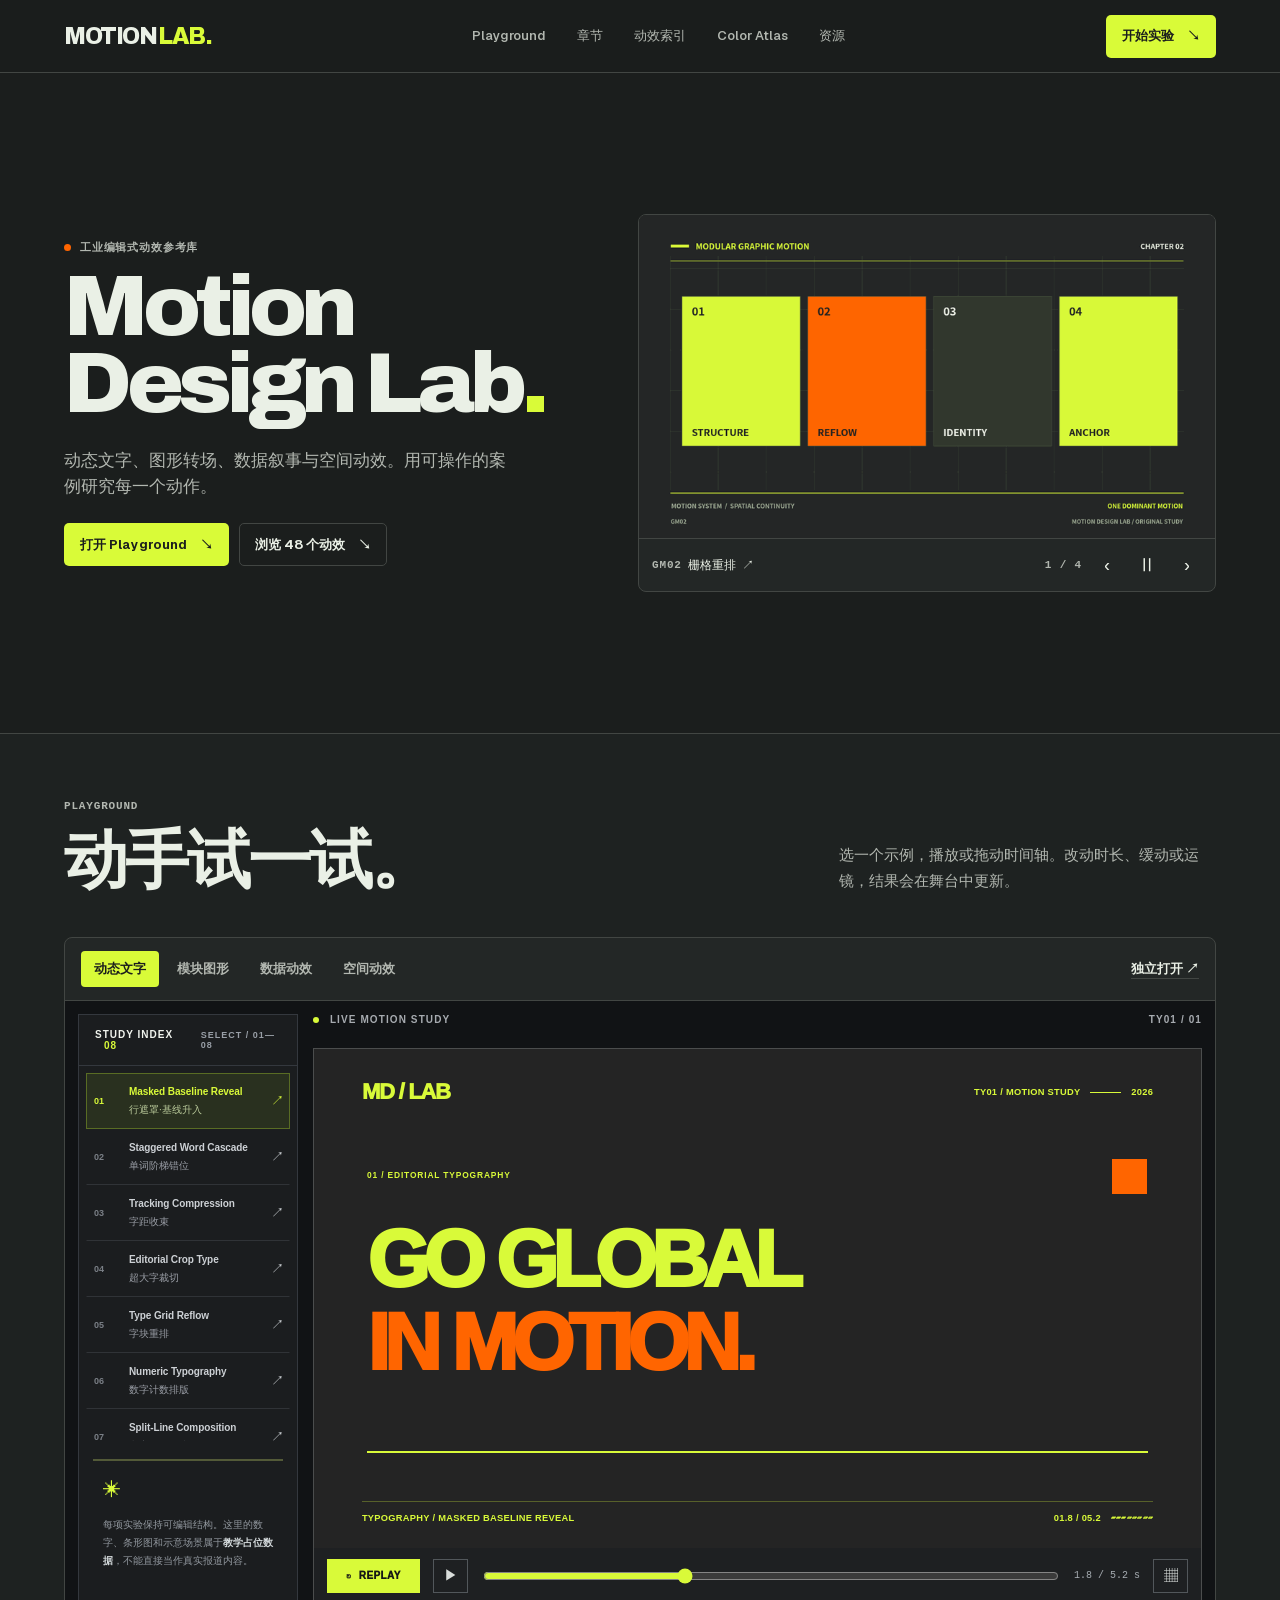
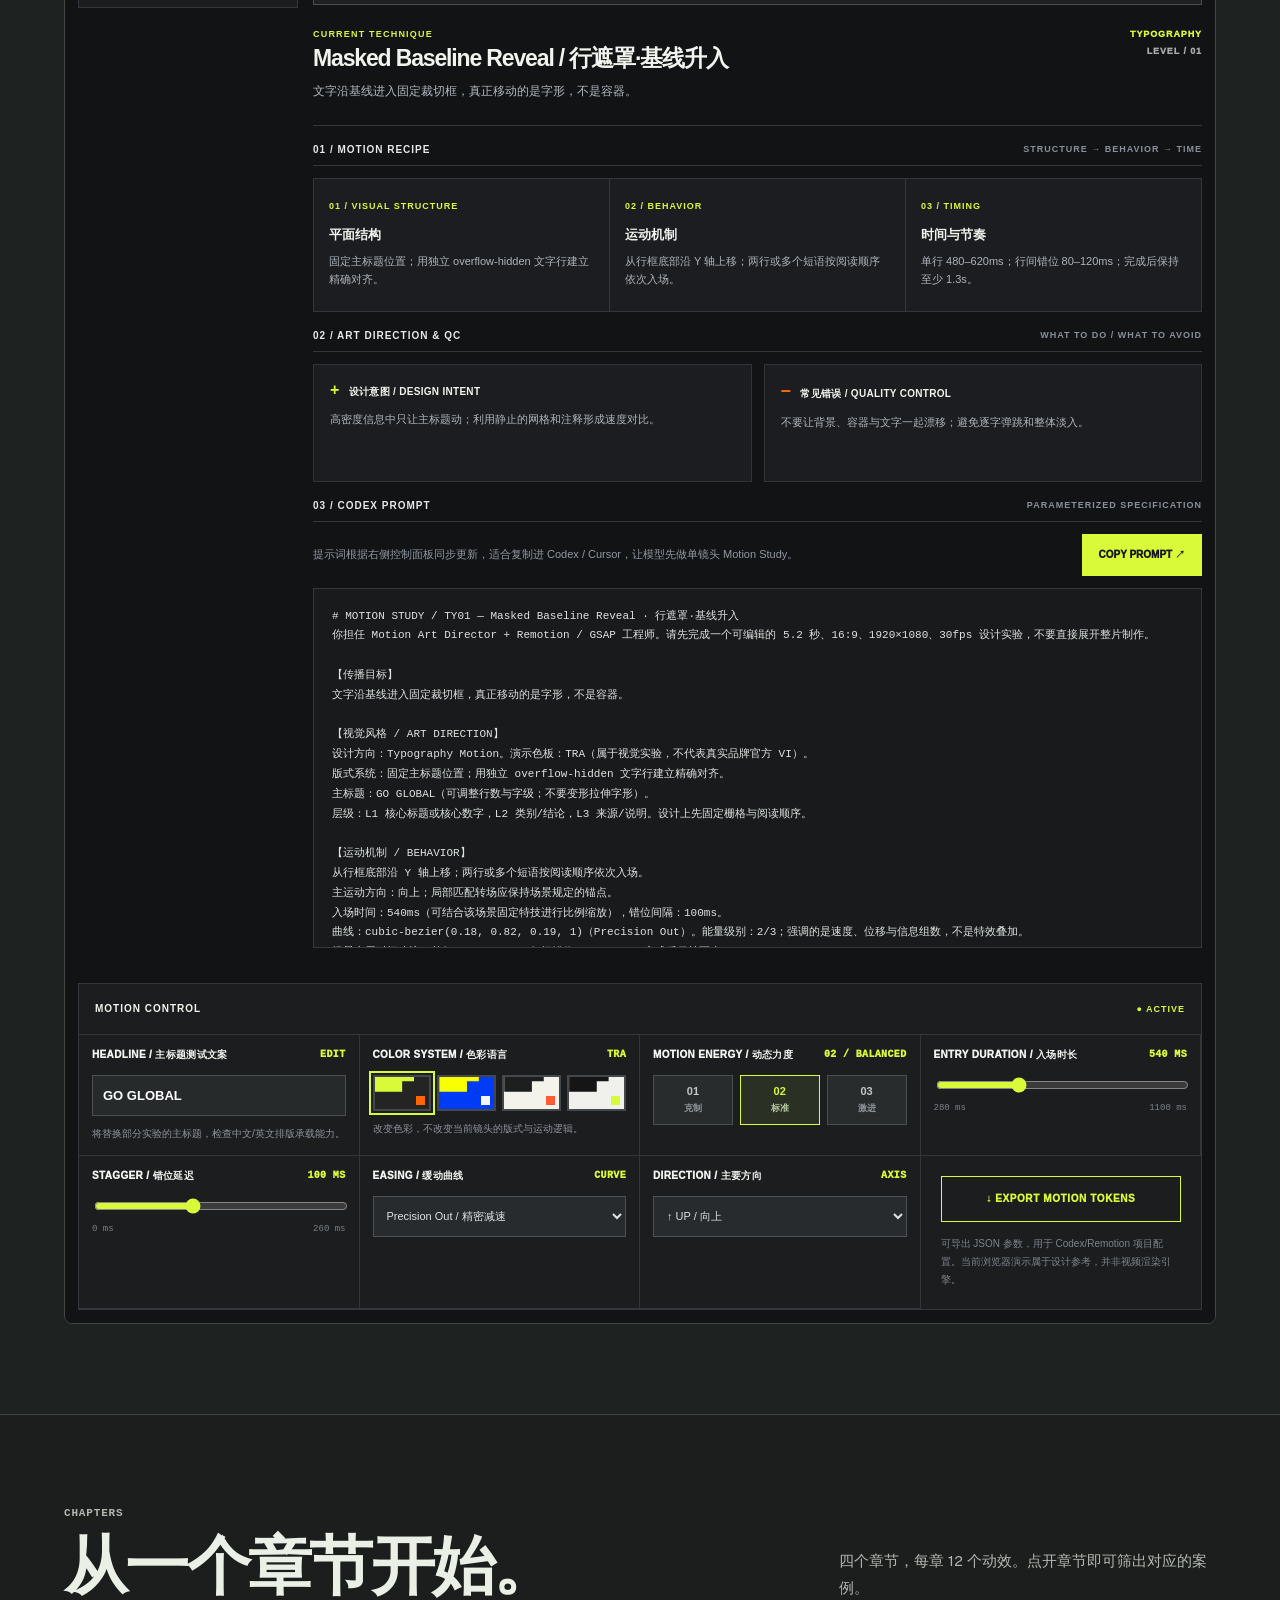
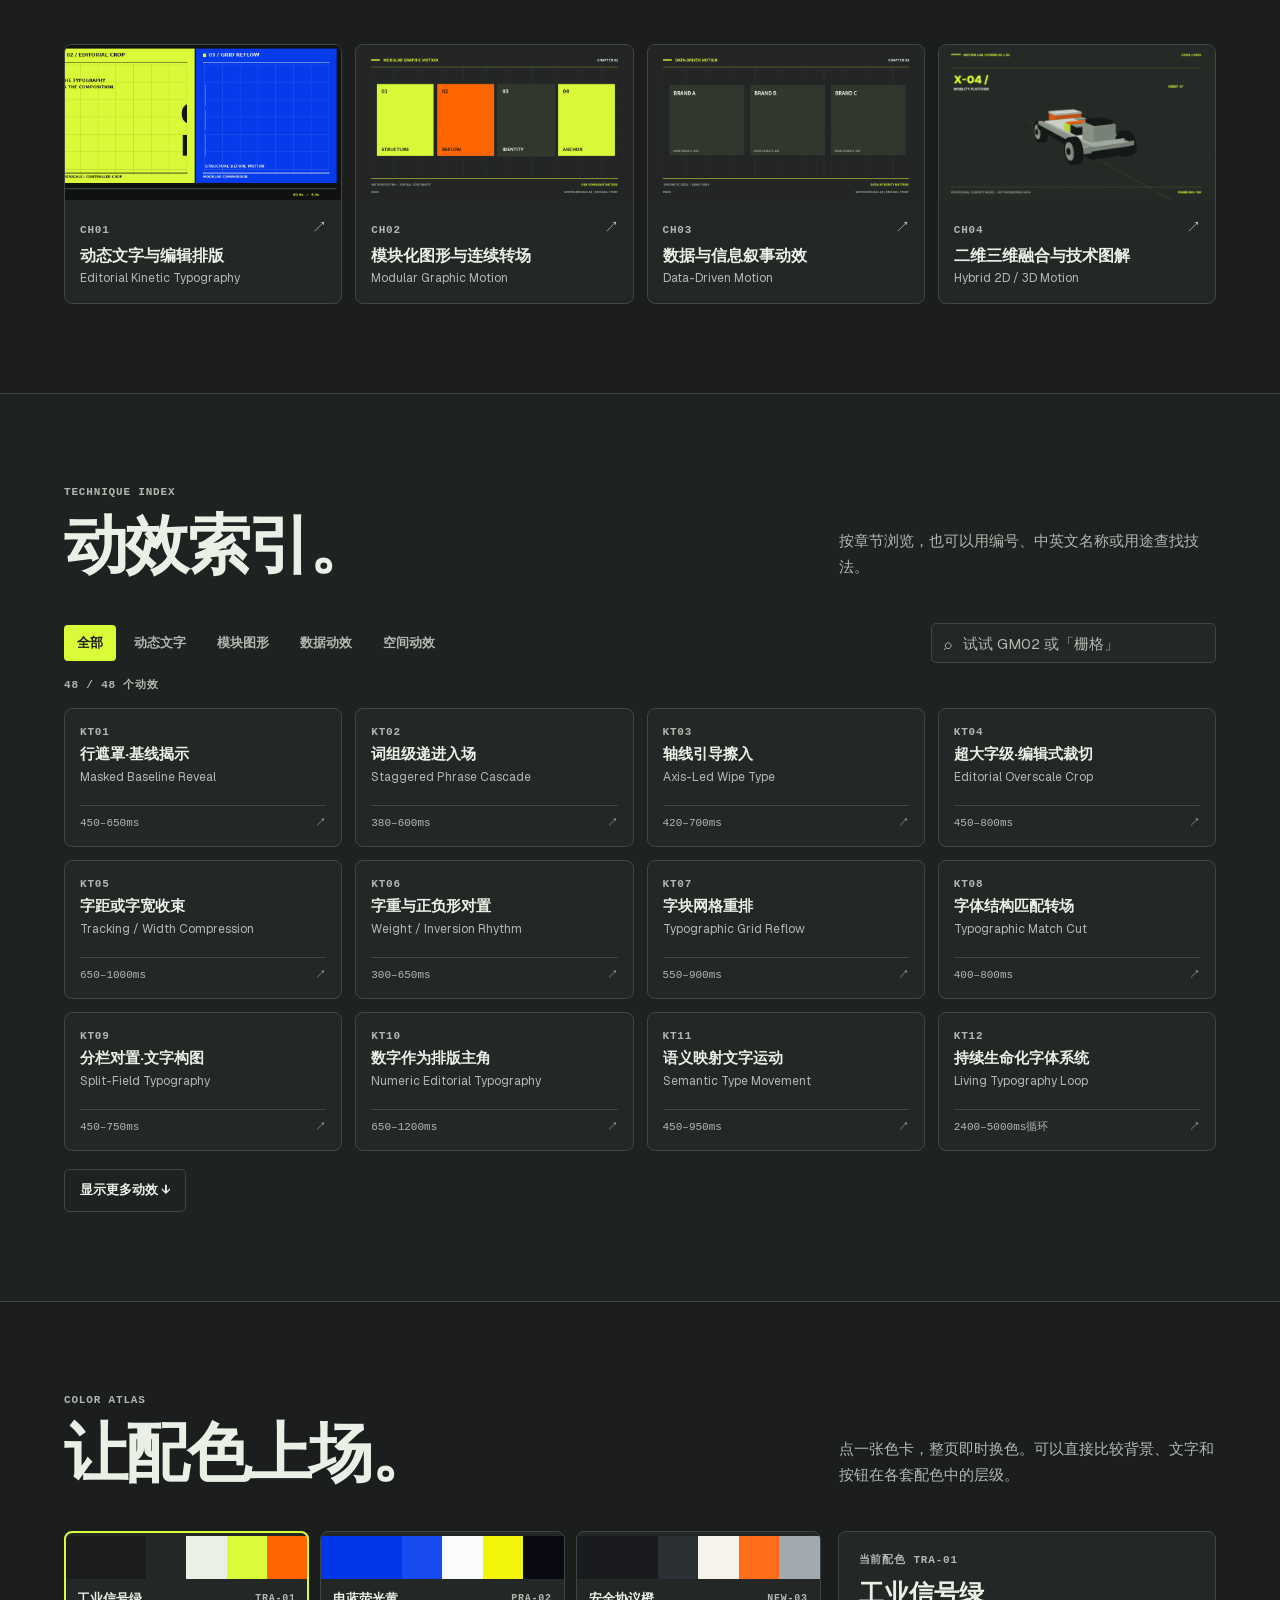
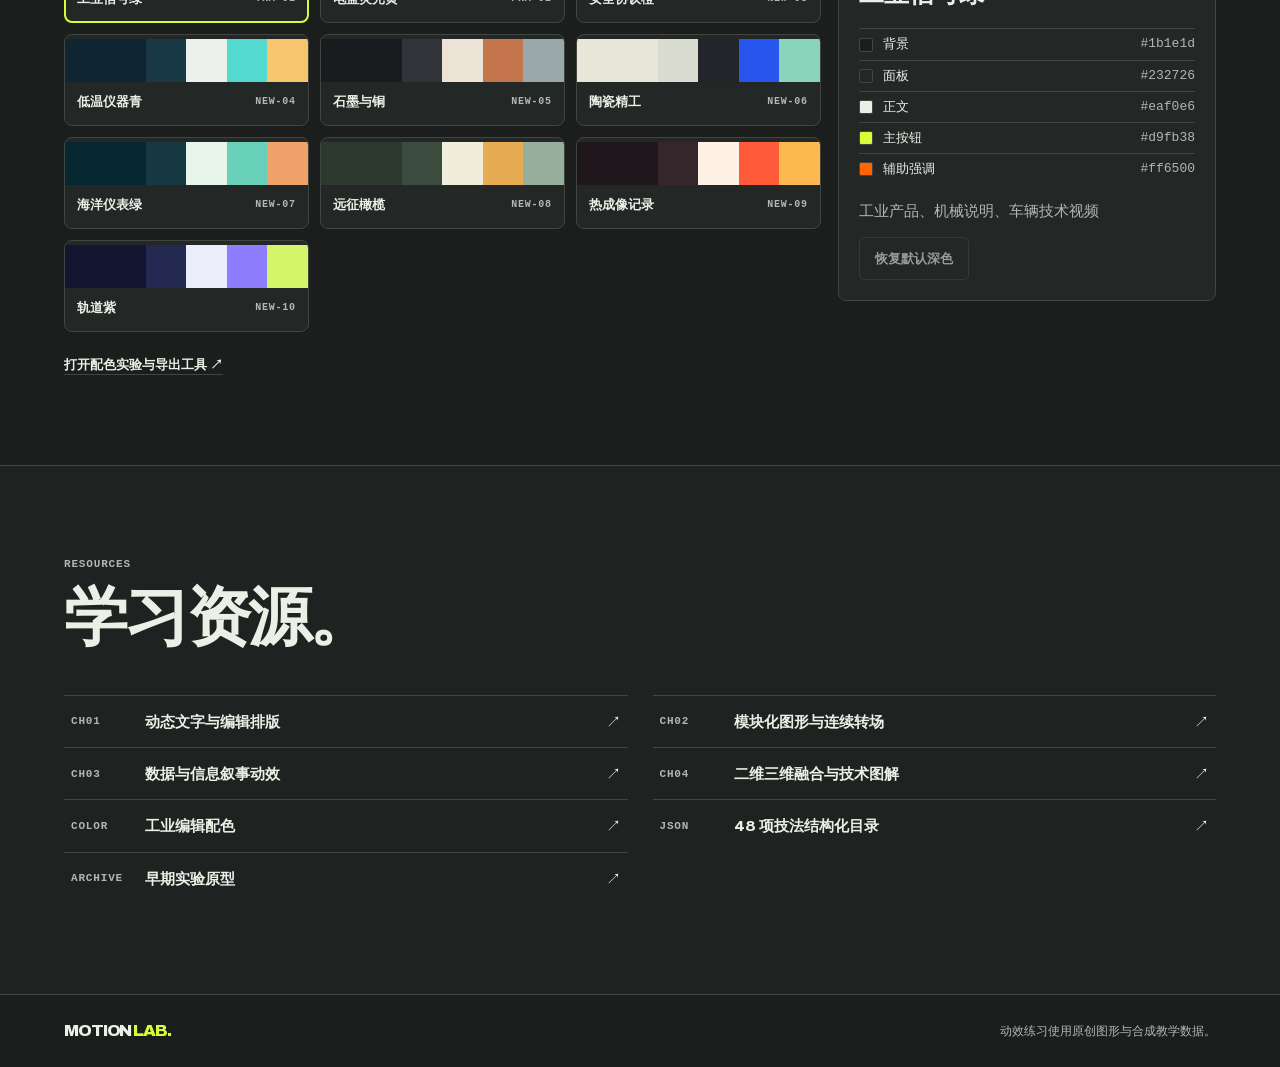
<file: index.html>
<!doctype html>
<html lang="zh-CN">
<head>
  <meta charset="utf-8">
  <meta name="viewport" content="width=device-width, initial-scale=1">
  <meta name="description" content="Motion Design Lab 工业编辑式动效参考库。在线练习文字、图形、数据和空间动效。">
  <meta name="theme-color" content="#1b1e1d">
  <title>Motion Design Lab — 动效实验室</title>
  <link rel="stylesheet" href="landing.css">
</head>
<body>
  <header class="site-header">
    <div class="shell nav-row">
      <a class="wordmark" href="./index.html" aria-label="Motion Design Lab 首页">MOTION<span>LAB.</span></a>
      <nav aria-label="主导航">
        <a href="#playground">Playground</a>
        <a href="#chapters">章节</a>
        <a href="#library">动效索引</a>
        <a href="#atlas">Color Atlas</a>
        <a href="#resources">资源</a>
      </nav>
      <a class="button solid header-action" href="#playground">开始实验 <span aria-hidden="true">↘</span></a>
    </div>
  </header>

  <main>
    <section class="hero shell">
      <div class="hero-copy">
        <p class="eyebrow"><i></i> 工业编辑式动效参考库</p>
        <h1>Motion<br><span class="hero-title-line">Design Lab<span class="hero-period">.</span></span></h1>
        <p class="intro-copy">动态文字、图形转场、数据叙事与空间动效。用可操作的案例研究每一个动作。</p>
        <div class="actions">
          <a class="button solid" href="#playground">打开 Playground <span aria-hidden="true">↘</span></a>
          <a class="button quiet" href="#library">浏览 48 个动效 <span aria-hidden="true">↘</span></a>
        </div>
      </div>
      <figure class="hero-film" aria-label="动效预览">
        <div class="film-image"><img id="hero-image" src="assets/spatial-poster.png" width="640" height="360" alt="工业编辑式空间动效，模块化整车沿轨道旋转"></div>
        <figcaption>
          <a class="preview-case" id="preview-case" href="#playground"><span class="mono" id="preview-code">H402</span> <span id="preview-title">轨道镜头</span> <span aria-hidden="true">↗</span></a>
          <div class="preview-controls" aria-label="预览轮换">
            <span class="mono" id="preview-position" aria-hidden="true"></span>
            <button class="preview-button" id="preview-prev" type="button" aria-label="上一个动效">‹</button>
            <button class="preview-button" id="preview-toggle" type="button" aria-label="暂停自动轮换">Ⅱ</button>
            <button class="preview-button" id="preview-next" type="button" aria-label="下一个动效">›</button>
          </div>
        </figcaption>
      </figure>
    </section>

    <section class="section band" id="playground">
      <div class="shell">
        <div class="section-heading">
          <div><p class="eyebrow">PLAYGROUND</p><h2>动手试一试。</h2></div>
          <p>选一个示例，播放或拖动时间轴。改动时长、缓动或运镜，结果会在舞台中更新。</p>
        </div>
        <div class="workbench">
          <div class="workbench-top">
            <div class="segments" id="lab-switcher" aria-label="选择实验类别"></div>
            <a class="text-link" id="lab-direct" href="demos/core.html" target="_blank" rel="noopener">独立打开 ↗</a>
          </div>
          <iframe id="lab-frame" title="文字实验台" src="demos/core.html?embed=1" loading="lazy"></iframe>
        </div>
      </div>
    </section>

    <section class="section shell" id="chapters">
      <div class="section-heading">
        <div><p class="eyebrow">CHAPTERS</p><h2>从一个章节开始。</h2></div>
        <p>四个章节，每章 12 个动效。点开章节即可筛出对应的案例。</p>
      </div>
      <div class="chapter-grid" id="chapter-grid"></div>
    </section>

    <section class="section band" id="library">
      <div class="shell">
        <div class="section-heading">
          <div><p class="eyebrow">TECHNIQUE INDEX</p><h2>动效索引。</h2></div>
          <p>按章节浏览，也可以用编号、中英文名称或用途查找技法。</p>
        </div>
        <div class="index-bar">
          <div class="segments" id="filters" aria-label="筛选章节"></div>
          <label class="search"><span aria-hidden="true">⌕</span><input id="search" type="search" placeholder="试试 GM02 或「栅格」" aria-label="搜索动效"></label>
        </div>
        <p id="result-count" class="mono count" aria-live="polite"></p>
        <div class="study-grid" id="study-grid"></div>
      </div>
    </section>

    <section class="section shell" id="atlas">
      <div class="section-heading">
        <div><p class="eyebrow">COLOR ATLAS</p><h2>让配色上场。</h2></div>
        <p>点一张色卡，整页即时换色。可以直接比较背景、文字和按钮在各套配色中的层级。</p>
      </div>
      <div class="atlas-layout">
        <div class="palette-grid" id="palette-grid" aria-label="选择首页配色"></div>
        <aside class="palette-detail">
          <p class="eyebrow">当前配色 <span id="palette-id"></span></p>
          <h3 id="palette-title"></h3>
          <div id="palette-roles" class="palette-roles"></div>
          <p id="palette-usage"></p>
          <button class="button quiet" id="palette-reset" type="button">恢复默认深色</button>
        </aside>
      </div>
      <a class="text-link atlas-link" href="demos/colors.html" target="_blank" rel="noopener">打开配色实验与导出工具 ↗</a>
    </section>

    <section class="section band" id="resources">
      <div class="shell">
        <div class="section-heading"><div><p class="eyebrow">RESOURCES</p><h2>学习资源。</h2></div></div>
        <div class="resource-grid" id="resources-grid"></div>
      </div>
    </section>
  </main>

  <footer class="shell footer">
    <a class="wordmark" href="./index.html">MOTION<span>LAB.</span></a>
    <span>动效练习使用原创图形与合成教学数据。</span>
  </footer>

  <dialog id="detail" aria-labelledby="detail-title">
    <div class="dialog-top"><span class="eyebrow" id="detail-id"></span><button id="close-detail" class="button quiet" type="button" aria-label="关闭技法详情">关闭 ×</button></div>
    <h2 id="detail-title"></h2><p class="detail-en" id="detail-en"></p>
    <p id="detail-description"></p><dl id="detail-meta"></dl>
    <div class="actions"><a class="button solid" id="detail-lab" href="#playground">打开对应实验 ↗</a><button class="button quiet" id="copy-prompt" type="button">复制提示词</button><span id="copy-status" role="status"></span></div>
    <div class="related" id="related"></div>
  </dialog>

  <script>
const PATTERNS=[{"ch":"01","id":"KT01","title":"Masked Baseline Reveal","zh":"行遮罩·基线揭示","family":"Structural Reveal","description":"标题行从固定裁切区域下方上移；背景、边界与基线不运动","duration":"450–650ms","use_cases":"资讯片头、章节标题","avoid":"把容器与文字一起移动，导致视觉基准漂移","tokens":"80–120ms"},{"ch":"01","id":"KT02","title":"Staggered Phrase Cascade","zh":"词组级递进入场","family":"Structural Reveal","description":"按意义词组而不是机械逐字切分，逐组接续入场","duration":"380–600ms","use_cases":"论点三连、品牌对比","avoid":"每个汉字随机弹出，破坏词组可读性","tokens":"80–160ms"},{"ch":"01","id":"KT03","title":"Axis-Led Wipe Type","zh":"轴线引导擦入","family":"Structural Reveal","description":"一条线确定方向，文字跟随矩形遮罩局部显现","duration":"420–700ms","use_cases":"工业说明、技术标签","avoid":"没有结构依据的闪光扫描","tokens":"0–120ms"},{"ch":"01","id":"KT04","title":"Editorial Overscale Crop","zh":"超大字级·编辑式裁切","family":"Typographic Form","description":"字体远超窗口，但核心词形和句意依然可辨认","duration":"450–800ms","use_cases":"强观点、章节封面","avoid":"截断核心汉字导致误读","tokens":"0–80ms"},{"ch":"01","id":"KT05","title":"Tracking / Width Compression","zh":"字距或字宽收束","family":"Typographic Form","description":"用字距或可变字体 width 轴收束；避免直接压扁字形","duration":"650–1000ms","use_cases":"工业科技、品牌字标","avoid":"缩放 transformX 导致字形变形","tokens":"—"},{"ch":"01","id":"KT06","title":"Weight / Inversion Rhythm","zh":"字重与正负形对置","family":"Typographic Form","description":"填充/描边或字重变化与色块反相同步执行","duration":"300–650ms","use_cases":"论点强调、段落节拍","avoid":"过于频繁闪烁、文字形态跳变","tokens":"50–100ms"},{"ch":"01","id":"KT07","title":"Typographic Grid Reflow","zh":"字块网格重排","family":"Editorial Layout Transition","description":"词组从单一标题重组到三列信息架构，使用可追踪的运动路径","duration":"550–900ms","use_cases":"多品牌/产品比较","avoid":"中途改变字号与列宽，让对齐关系丢失","tokens":"80–130ms"},{"ch":"01","id":"KT08","title":"Typographic Match Cut","zh":"字体结构匹配转场","family":"Editorial Layout Transition","description":"共享笔画、矩形边缘或基线连接下一画面","duration":"400–800ms","use_cases":"章节切换","avoid":"仅靠旋转、模糊或白闪掩盖无关场景","tokens":"—"},{"ch":"01","id":"KT09","title":"Split-Field Typography","zh":"分栏对置·文字构图","family":"Editorial Layout Transition","description":"两个信息区沿相同基线对位；保持两侧内容完整可读","duration":"450–750ms","use_cases":"Before/After、中外策略对比","avoid":"两边分别做不同特效，冲淡对照","tokens":"50–110ms"},{"ch":"01","id":"KT10","title":"Numeric Editorial Typography","zh":"数字作为排版主角","family":"Information & Identity","description":"数值先后有序建立；固定数字宽度、单位与来源","duration":"650–1200ms","use_cases":"财经、里程碑、指数、排名","avoid":"数字无端滚动或虚构实时值","tokens":"—"},{"ch":"01","id":"KT11","title":"Semantic Type Movement","zh":"语义映射文字运动","family":"Information & Identity","description":"聚合概念用收拢，扩张概念用延展，转折概念用中轴翻转","duration":"450–950ms","use_cases":"解释性短片、品牌概念","avoid":"动作与语义相反，只求炫酷","tokens":"—"},{"ch":"01","id":"KT12","title":"Living Typography Loop","zh":"持续生命化字体系统","family":"Information & Identity","description":"字体在有限幅度内持续呼吸、组合或状态变化，需专门留出阅读稳定段","duration":"2400–5000ms循环","use_cases":"品牌识别、音乐和展览","avoid":"事实文字不断变形，阅读与审校失败","tokens":"—"},{"ch":"02","id":"GM01","title":"Modular Cascade","zh":"栅格模块级联","family":"Modular sequencing","description":"模块沿统一网格分组出现，保留静态参考轴","duration":"400–750ms","use_cases":"信息卡、序列化内容","avoid":"同时给所有卡片完全不同的方向与曲线","tokens":"错位65–110ms；位移20–60px"},{"ch":"02","id":"GM02","title":"Grid Reflow","zh":"栅格重排","family":"Grid choreography","description":"同一组模块从三列转成纵向比较布局；标签与颜色持续绑定","duration":"650–1000ms","use_cases":"章节重组、策略对比","avoid":"用闪白掩盖两场布局不连续","tokens":"布局位置/尺寸各自插值；共享锚点"},{"ch":"02","id":"GM03","title":"Shared Element Transition","zh":"共享元素转场","family":"Continuity","description":"前一场的真实图形对象延伸为下一场背景或容器","duration":"550–900ms","use_cases":"连续叙事、品牌对比","avoid":"“看起来一样”的两张图生硬切换","tokens":"保持ID、颜色、视觉中心连续"},{"ch":"02","id":"GM04","title":"Geometric Wipe","zh":"几何擦除","family":"Wipe","description":"从已有面板扩张色块遮罩，局部替换内容","duration":"350–600ms","use_cases":"分镜转场","avoid":"随机圆形扩散和满屏爆炸","tokens":"单方向矩形裁切，固定起点"},{"ch":"02","id":"GM05","title":"Split-Panel Shift","zh":"分栏重构","family":"Comparison","description":"屏幕在2/3列之间重新分配宽度，增加或收拢比较信息","duration":"450–750ms","use_cases":"多品牌并置、正反论证","avoid":"栏宽重排导致文字瞬时挤压","tokens":"静态分割线只在结构变化时移动"},{"ch":"02","id":"GM06","title":"Shape Mask Reveal","zh":"形状遮罩揭示","family":"Reveal","description":"通过矩形或自定义shape clip窗口显露照片/文字","duration":"350–650ms","use_cases":"图文混合、产品图","avoid":"把文字和遮罩一起平移","tokens":"内容固定，裁切区域扩张"},{"ch":"02","id":"GM07","title":"Line-to-Frame","zh":"线形成容器","family":"Construction","description":"一条参考线折转成框，再显示图表与注释","duration":"600–900ms","use_cases":"工程信息、技术面板","avoid":"线条作为毫无语义的装饰疯狂生长","tokens":"draw line 200ms -> frame 220ms -> labels 160ms"},{"ch":"02","id":"GM08","title":"Geometric Morph","zh":"几何形态变换","family":"Transformation","description":"形体面积与质心保持相对连续，圆形→方形→模块","duration":"500–900ms","use_cases":"概念转折、品牌标识","avoid":"复杂路径插值引起自相交或跳帧","tokens":"对齐质心；防止体积消失"},{"ch":"02","id":"GM09","title":"Modular Carousel","zh":"水平模块长卷","family":"Spatial navigation","description":"同系列面板以同速横向滚动并保留阅读停留","duration":"700–1200ms","use_cases":"系列数据卡、产品介绍","avoid":"面板持续滚动导致可读性缺失","tokens":"位置统一 + 读完再移动"},{"ch":"02","id":"GM10","title":"Positive/Negative Inversion","zh":"正负形反相","family":"Contrast","description":"局部颜色反转并让文字保持对比，突出判断","duration":"300–600ms","use_cases":"前后对比、判断结论","avoid":"频繁白闪、闪烁与超高频反相","tokens":"反相在静止锚点发生；一次主动作"},{"ch":"02","id":"GM11","title":"Anchored Focus Shift","zh":"定锚聚焦迁移","family":"Attention","description":"布局静止，仅焦点模块的边框/色块在空间迁移","duration":"550–850ms","use_cases":"策略分项、指标轮播","avoid":"所有模块一同动造成注意力竞争","tokens":"固定模块位置 + 高亮横移"},{"ch":"02","id":"GM12","title":"System-Level Transition","zh":"系统级章节转场","family":"Motion identity","description":"文字、编号、卡片与背景遵循同一转场语法","duration":"800–1400ms","use_cases":"系列栏目识别","avoid":"每个镜头采用不同转场，缺乏系列识别","tokens":"主运动1，次运动1，阅读hold>=1200ms"},{"ch":"03","id":"DM01","title":"Progressive Disclosure","zh":"数据递进揭示","family":"Narrative","description":"先坐标和口径，再系列，再比较结论","duration":"800–1600ms","use_cases":"全部图表开场","avoid":"数字先动、观众还不知道口径","tokens":"轴→数据→标注→结论，最多两组同时运动"},{"ch":"03","id":"DM02","title":"Ranked Bars","zh":"排序条形比较","family":"Ranking","description":"固定零基线，条长映射数值，排名变动保留对象身份","duration":"800–1600ms","use_cases":"市场份额、销量排行","avoid":"缩短横轴、夸张差距或排序错位","tokens":"条长与标签同一数值源，排序状态切换"},{"ch":"03","id":"DM03","title":"Line Path Tracing","zh":"时间序列追踪","family":"Trend","description":"时间轴不变，沿x方向逐步绘制真实数据路径","duration":"900–1800ms","use_cases":"销量趋势、市场渗透","avoid":"用动画把折线变为不对应的数据形态","tokens":"只揭示已知点，标注带时期/单位"},{"ch":"03","id":"DM04","title":"Scatter / Dot Morph","zh":"散点与比较图变换","family":"Distribution","description":"相同对象在两种坐标编码之间移动，点ID保持不变","duration":"700–1500ms","use_cases":"相关性、市场分布","avoid":"无意义的随机点运动冒充数据变化","tokens":"位置依据同一数据记录，双轴清晰"},{"ch":"03","id":"DM05","title":"Small Multiples","zh":"同尺度小倍图","family":"Multi-series","description":"多个品牌使用同一坐标和单位的小型图，按叙事逐项高亮","duration":"700–1200ms","use_cases":"三大车企比较","avoid":"各卡片私设坐标上限导致误读","tokens":"保留全体数据，切换高亮对象"},{"ch":"03","id":"DM06","title":"Slopegraph Compare","zh":"两时点斜率图","family":"Before-after","description":"两个时间节点间直接连接各品牌，强调相对变化","duration":"800–1400ms","use_cases":"进出市场前后","avoid":"把不同定义的两期数据强行连接","tokens":"端点同单位、连线保持ID"},{"ch":"03","id":"DM07","title":"Indexed Growth","zh":"基期指数化比较","family":"Normalization","description":"明确标注基期=100后比较增长路径","duration":"1000–1600ms","use_cases":"不同体量品牌增长速度","avoid":"误把指数当成销量绝对值","tokens":"同时显示基期注释与当前指数"},{"ch":"03","id":"DM08","title":"Timeline Event Annotation","zh":"事件时间轴注释","family":"Time events","description":"事件节点以日期、区域、类别递进出现","duration":"800–1600ms","use_cases":"建厂、上市、合作、法规","avoid":"主观事件密度不按时间比例","tokens":"节点严格按真实日期和区间"},{"ch":"03","id":"DM09","title":"Part-to-Whole Stack","zh":"整体构成堆叠","family":"Composition","description":"从总量到分项占比，始终保留总额和百分比口径","duration":"800–1400ms","use_cases":"地区构成、车型结构","avoid":"分项求和与总值不一致","tokens":"合计百分比≈100%，单位统一"},{"ch":"03","id":"DM10","title":"Flow / Sankey Reveal","zh":"路径与流向揭示","family":"Flow","description":"源节点→连接路径→目标节点，宽度与实际量一致","duration":"1200–2200ms","use_cases":"供应链、出口路线","avoid":"任意线宽和动画速度暗示虚假规模","tokens":"流量守恒或注明损耗，链接宽度同标度"},{"ch":"03","id":"DM11","title":"Geographic Evidence Motion","zh":"地理证据动画","family":"Spatial","description":"地图与数据保持空间配准，路径与坐标按证据绘制","duration":"900–1800ms","use_cases":"车企出口地区布局","avoid":"为了好看随意移动国家/节点位置","tokens":"地域归属真实，标注与地图同坐标系统"},{"ch":"03","id":"DM12","title":"Uncertainty / Revision","zh":"不确定性与修订","family":"Evidence","description":"置信区间、估计/预测、发布版次始终保留","duration":"800–1500ms","use_cases":"预测值、政策推演","avoid":"把估算、预测和实绩画为同一确定事实","tokens":"区间带和source标注与值一起出现"},{"ch":"04","id":"H401","title":"Orthographic Editorial","zh":"正交编辑式工程视图","family":"Camera","description":"正交视角、明确朝向与统一尺寸尺度，二维标题保持屏幕空间稳定","duration":"0.7–1.2s","use_cases":"","avoid":"把近大远小的透视效果误用成尺寸证据","tokens":"ortho; tilt 25–35deg; 12-column grid; static hold 1.5s"},{"ch":"04","id":"H402","title":"Controlled Orbit","zh":"受控环绕","family":"Camera","description":"相机绕稳定轴与目标点移动，刻意揭示隐藏结构","duration":"1.2–2.4s","use_cases":"","avoid":"连续无意义地转圈","tokens":"orbit 35–65deg; smoothstep; target fixed"},{"ch":"04","id":"H403","title":"Depth-Layer Parallax","zh":"深度分层视差","family":"Camera","description":"前景/主体/背景建立明确的深度层级与速度差","duration":"0.8–1.6s","use_cases":"","avoid":"背景漂移造成假 3D","tokens":"3 depth planes; slight camera lateral translation"},{"ch":"04","id":"H404","title":"Exploded Assembly","zh":"结构爆炸分解","family":"Technical","description":"可追踪部件沿合理拆装轴分离，零件ID保持稳定","duration":"1.2–2.5s","use_cases":"","avoid":"零件随机飞散、错误装配关系","tokens":"component hierarchy; linear trajectories; parent assembly anchored"},{"ch":"04","id":"H405","title":"Cutaway & X-Ray Reveal","zh":"剖切与X光揭示","family":"Technical","description":"用渐进剖切或半透明外壳揭示内层结构，深度正确","duration":"0.8–1.5s","use_cases":"","avoid":"把不应可见的零件与结构画到前表面","tokens":"shell fade; internal visibility; depth masking"},{"ch":"04","id":"H406","title":"Surface-to-Wireframe","zh":"实体与线框转换","family":"Technical","description":"同一网格在实体渲染与线框模式中插值，轮廓连续","duration":"0.6–1.1s","use_cases":"","avoid":"切换时模型轮廓跳变或错位","tokens":"shared mesh vertices; wire opacity; edge stable"},{"ch":"04","id":"H407","title":"World-Anchored Labels","zh":"三维锚点二维标注","family":"Graphic","description":"标签起点来自3D空间投影，文字位于2D安全区并进行避让","duration":"0.5–1.1s","use_cases":"","avoid":"线头漂浮、标签遮挡主体","tokens":"project anchor each frame; leader lines; visibility test"},{"ch":"04","id":"H408","title":"Projection-Matched Graphics","zh":"投影匹配图形","family":"Graphic","description":"二维符号贴合选定三维面随投影变形，文字仍保持可读","duration":"0.6–1.2s","use_cases":"","avoid":"把平面图标当成任意角度悬浮的HUD","tokens":"plane corners projected; overlay clipped to polygon"},{"ch":"04","id":"H409","title":"3D-to-Infographic Match Cut","zh":"三维向信息图匹配转场","family":"Graphic","description":"保留共享色彩、轴线或几何锚点，把3D产品结构转为2D图表","duration":"0.7–1.4s","use_cases":"","avoid":"3D消失后直接弹出不相关图表","tokens":"shared anchor; projected position; chart entrance; demo data clearly labeled"},{"ch":"04","id":"H410","title":"Material-State Transition","zh":"材质状态转换","family":"Art direction","description":"材料与观察模式改变对应真实叙事意图","duration":"0.7–1.3s","use_cases":"","avoid":"炫光掩盖产品轮廓","tokens":"material states; restrained highlights; no extreme bloom"},{"ch":"04","id":"H411","title":"Spatial Editorial Split","zh":"空间编辑分屏","family":"Art direction","description":"将三维视窗与二维信息版面放在同一精确网格中","duration":"0.8–1.5s","use_cases":"","avoid":"文字挤压、主体裁切、信息拥挤","tokens":"60/40 layout; persistent 3D frame; 2D locked"},{"ch":"04","id":"H412","title":"Technical-to-Cinematic Transition","zh":"技术到电影级产品展示","family":"Art direction","description":"从技术正交图自然切换为透视英雄镜头，保留物体方向","duration":"1.2–2.5s","use_cases":"","avoid":"视角与几何突然变化，导致观众失去物体方位","tokens":"camera projection blend; material progression; minimal text"}];
const PALETTES=[{"id":"TRA-01","name":"Signal Lime","zh":"工业信号绿","origin":"参考图采样","mood":"精密 / 工业设备 / 安全识别","best":"工业产品、机械说明、车辆技术视频","ratio":"65% 深灰 / 25% 荧光绿 / 7% 陶瓷白 / 3% 警示橙","bg":"#262727","ink":"#DEE7D6","primary":"#DBFA3A","accent":"#FD6100","surface":"#333630","paper":"#DEE7D6","onPrimary":"#262727","notes":"TRA 的真正逻辑是“高亮作为功能层”。大面积酸绿适合章节封面，长时间播放的参数面板更应使用深灰底。","motion":"图形边框先建立，再由黄绿填充信号区，橙色只在异常状态或章节结论短暂出现。"},{"id":"PRA-02","name":"Electric Index","zh":"电蓝荧光黄","origin":"参考图采样","mood":"数字 / 数据 / 激进编辑","best":"财经、车企出海、市场比较、栏目片头","ratio":"50% 电蓝 / 28% 酸黄 / 17% 数字白 / 5% 黑","bg":"#0037E8","ink":"#FAFBFC","primary":"#F2F60D","accent":"#090A11","surface":"#174BF0","paper":"#FAFBFC","onPrimary":"#090A11","notes":"PRA 并非蓝色背景上加黄色点缀，而是让蓝黄成为交替的两个大画面状态。黑白用于文字和数据的阅读层。","motion":"利用电蓝与酸黄的整面交换形成强节拍；数据对齐时保持白底作为阅读缓冲。"},{"id":"NEW-03","name":"Hazard Protocol","zh":"安全协议橙","origin":"原创延展","mood":"工业警示 / 冲击 / 实用","best":"工厂、物流、工程机械、赛事维修","ratio":"68% 炭黑 / 22% 亚白 / 8% 橙 / 2% 灰","bg":"#191B1E","ink":"#F5F3EA","primary":"#FF6D1A","accent":"#A2AAB1","surface":"#2B3035","paper":"#F5F3EA","onPrimary":"#16191C","notes":"橙色的意义是功能、执行与注意。不要让橙色代表所有“好看”的元素，否则警示层级失效。","motion":"用窄条橙色框选变化值；白色图形优先建立结构，橙色最后作为信号切入。"},{"id":"NEW-04","name":"Cryogenic Interface","zh":"低温仪器青","origin":"原创延展","mood":"实验 / 精密 / 冷静","best":"电池技术、传感系统、材料科普","ratio":"70% 深石油蓝 / 20% 冷白 / 8% 青绿 / 2% 琥珀","bg":"#102532","ink":"#ECF1EC","primary":"#54D9D0","accent":"#F6C56D","surface":"#183845","paper":"#ECF1EC","onPrimary":"#102532","notes":"偏青的荧光色降低科幻感，偏向精密测量设备。琥珀色仅作为警戒或待校准状态。","motion":"曲线先以冷白轮廓出现，青色从路径端点生长，异常点以琥珀色短暂闪现。"},{"id":"NEW-05","name":"Graphite & Copper","zh":"石墨与铜","origin":"原创延展","mood":"高端 / 材料 / 工艺","best":"汽车品牌、机械质感、工业精品展示","ratio":"62% 石墨黑 / 25% 暖白 / 10% 铜色 / 3% 钢灰","bg":"#191B1E","ink":"#EDE2D6","primary":"#C5754B","accent":"#9BA8AA","surface":"#303439","paper":"#EDE2D6","onPrimary":"#151719","notes":"用低饱和金属色替代荧光，对高端产品更稳妥。真实铜材质的高光与阴影，应由材质系统表现，而非文字色渐变。","motion":"偏慢的遮罩开合和局部高光移动；减少快速闪烁，重点保留材料的重量感。"},{"id":"NEW-06","name":"Ceramic Precision","zh":"陶瓷精工","origin":"原创延展","mood":"现代 / 洁净 / 结构","best":"高级产品手册、智能硬件、作品集网站","ratio":"68% 陶瓷米白 / 22% 墨黑 / 8% 钴蓝 / 2% 薄荷绿","bg":"#E8E6D9","ink":"#22252A","primary":"#2855EE","accent":"#8AD4BC","surface":"#D9DBD1","paper":"#F7F5EC","onPrimary":"#FFFFFF","notes":"用明亮中性底构造工程感，钴蓝负责功能和交互。不要把所有按钮都变成蓝色块，避免企业 SaaS 模板化。","motion":"近乎无弹性的细线、偏移和裁切，适合慢节奏的平面信息叠加真实产品照片。"},{"id":"NEW-07","name":"Marine Instrument","zh":"海洋仪表绿","origin":"原创延展","mood":"航海 / 工程 / 环境监测","best":"地理信息、航运、能源与海洋工程","ratio":"70% 深海绿 / 20% 雾白 / 8% 海沫青 / 2% 暖橙","bg":"#06272F","ink":"#E7F5EB","primary":"#69D1B9","accent":"#F1A26A","surface":"#153842","paper":"#E7F5EB","onPrimary":"#092B30","notes":"以深海绿替代纯黑形成场景氛围，青绿负责导航和定位。背景深度变化应克制，不能损失地理数据的精确对比。","motion":"适合地图路径、节点逐步揭示和沿水平轴推进的技术说明。"},{"id":"NEW-08","name":"Expedition Olive","zh":"远征橄榄","origin":"原创延展","mood":"野外 / 军工 / 地形","best":"拉力赛、探险、野外设备、军模技术页","ratio":"60% 深橄榄 / 28% 沙色 / 9% 琥珀 / 3% 苔绿","bg":"#2D392F","ink":"#F1EDDB","primary":"#E7AB54","accent":"#95AF9C","surface":"#3B4B3D","paper":"#F1EDDB","onPrimary":"#2D392F","notes":"不靠夸张的迷彩贴图，而用军用仪表的哑光色阶和自然材料色表达耐候性。","motion":"使用低速滑移、里程标记、地形线图；橙色仅强调关键里程或警告。"},{"id":"NEW-09","name":"Thermal Register","zh":"热成像记录","origin":"原创延展","mood":"热流 / 能量 / 精密监测","best":"动力系统、能源、热管理与故障分析","ratio":"67% 深棕黑 / 20% 暖白 / 10% 热红 / 3% 琥珀","bg":"#20171D","ink":"#FFF1E6","primary":"#FF5B3A","accent":"#FBB950","surface":"#34262A","paper":"#FFF1E6","onPrimary":"#23191E","notes":"热红与琥珀可形成温度叙事，但真实热力图不能用品牌渐变代替有物理意义的温度编码。","motion":"用带单位的温度节点、局部热区揭示和曲线追踪，而非满屏红色警报。"},{"id":"NEW-10","name":"Orbital Violet","zh":"轨道紫","origin":"原创延展","mood":"空间 / 前瞻 / 高技术","best":"未来出行、卫星、空间技术与展会片头","ratio":"70% 深靛蓝 / 18% 浅白 / 10% 紫 / 2% 荧光绿","bg":"#121630","ink":"#EBEDFA","primary":"#8F7DFF","accent":"#D4F56A","surface":"#242951","paper":"#EBEDFA","onPrimary":"#121630","notes":"保持紫色的清晰形体，不要用大量辉光或渐变掩盖结构。适合轻空间层次与高对比的图形排版。","motion":"用深度错层和缓慢的轨迹线衔接二维与三维，荧光绿只点亮核心事件。"}];

  </script>
  <script src="landing.js"></script>
</body>
</html>
</file>
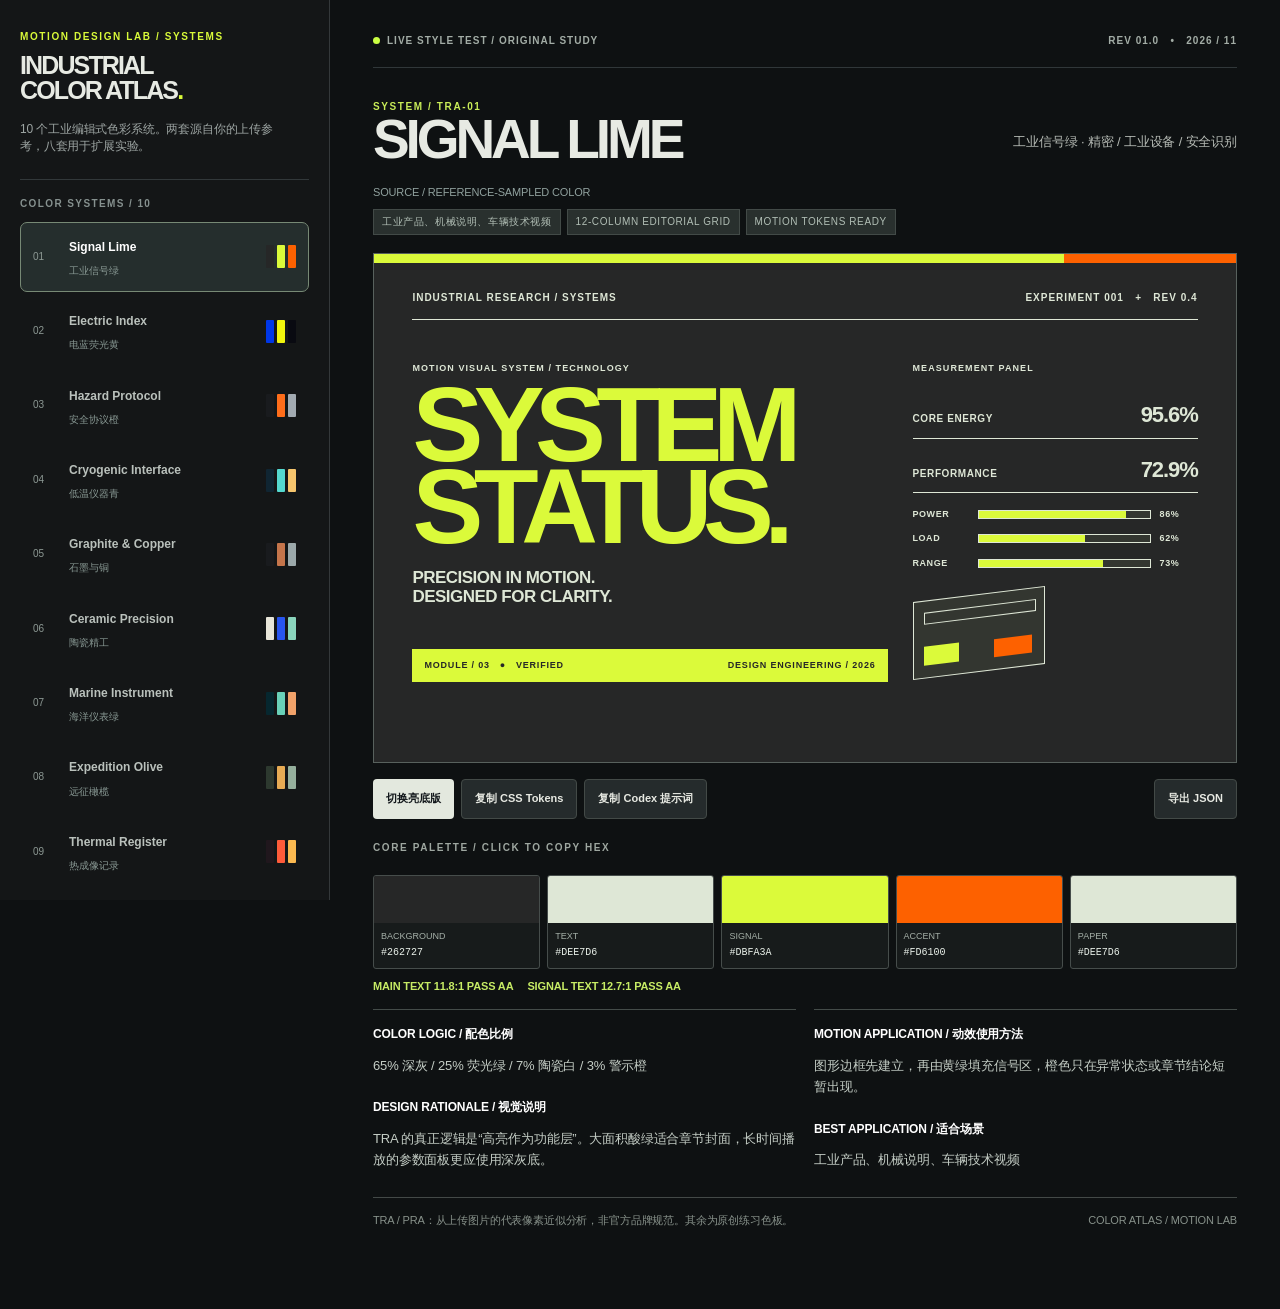
<file: demos/colors.html>
<!DOCTYPE html>
<html lang="zh-CN"><head><meta charset="UTF-8"><meta name="viewport" content="width=device-width, initial-scale=1"><title>Industrial Color Atlas · Motion Design Lab</title><style>
:root{--bg:#262727;--ink:#DEE7D6;--primary:#DBFA3A;--accent:#FD6100;--surface:#333630;--paper:#DEE7D6;--onPrimary:#262727;--sidebar:#141617}
*{box-sizing:border-box}html{scroll-behavior:smooth}body{margin:0;font-family:Inter,'Helvetica Neue',Arial,'PingFang SC','Microsoft Yahei',sans-serif;background:#0E1112;color:#E7EAE3;line-height:1.45;letter-spacing:-.01em}button{font:inherit;cursor:pointer;border:0}a{color:inherit}
.layout{display:grid;grid-template-columns:330px 1fr;min-height:100vh}.sidebar{background:var(--sidebar);border-right:1px solid #34383A;padding:30px 20px;position:sticky;top:0;height:100vh;overflow:auto}.eyebrow{font-size:10px;letter-spacing:.16em;text-transform:uppercase;font-weight:800}.brandmark{font-size:25px;letter-spacing:-.075em;line-height:1;font-weight:900;margin:8px 0 18px}.side-lead{font-size:12px;color:#9DA5A3;max-width:260px;margin-bottom:24px}.label-section{font-size:10px;color:#86918F;font-weight:700;letter-spacing:.14em;border-top:1px solid #32383A;padding-top:17px;margin:15px 0 10px}.pick{width:100%;padding:11px 12px;display:flex;align-items:center;gap:12px;text-align:left;background:transparent;color:#BAC1BC;border:1px solid transparent;border-radius:7px;margin-bottom:4px}.pick:hover{background:#262D2D}.pick.active{color:#fff;border-color:#778975;background:#252E2D}.pick .index{font-size:10px;color:#8D9994;width:24px}.pick .name{font-size:12px;font-weight:800}.pick .cn{font-size:10px;color:#889893}.pick .squares{display:flex;margin-left:auto;gap:3px}.pick .squares i{width:8px;height:23px;border-radius:1px}.workspace{padding:34px 43px 70px;max-width:1440px;width:100%;margin:0 auto}.bar{display:flex;justify-content:space-between;gap:12px;align-items:center;padding-bottom:18px;border-bottom:1px solid #303739;font-size:10px;font-weight:700;letter-spacing:.1em;color:#A3ADA6}.dot{display:inline-block;width:7px;height:7px;border-radius:50%;background:#CBFF43;margin-right:7px}.heading{display:flex;flex-wrap:wrap;gap:20px;justify-content:space-between;align-items:flex-end;margin:32px 0 20px}.heading h1{font-size:clamp(35px,4.3vw,73px);line-height:.92;letter-spacing:-.075em;margin:0;font-weight:900}.heading p{font-size:13px;color:#B6BBB5;max-width:370px}.meta{color:#90A19E;font-size:11px;margin:18px 0 8px}.badges{display:flex;gap:6px;flex-wrap:wrap;margin-bottom:18px}.badge{font-size:10px;letter-spacing:.06em;background:#29302E;border:1px solid #424A47;padding:5px 8px;color:#B1BEB5}.stage{background:var(--bg);color:var(--ink);border:1px solid #58615D;overflow:hidden;min-height:510px;position:relative;transition:background .25s,color .25s}.stage .ribbon{height:9px;display:flex}.ribbon .main{flex:4;background:var(--primary)}.ribbon .alt{flex:1;background:var(--accent)}.inner{padding:28px clamp(18px,3vw,48px) 34px}.stage-head{display:flex;justify-content:space-between;align-items:flex-start;border-bottom:1px solid currentColor;padding-bottom:13px;font-size:10px;font-weight:800;letter-spacing:.1em}.mini{font-size:10px;font-weight:700;opacity:.8}.stage-grid{display:grid;grid-template-columns:minmax(0,1.25fr) minmax(170px,.75fr);gap:25px;padding-top:42px}.huge{font-size:clamp(58px,8.3vw,128px);font-weight:900;line-height:.78;letter-spacing:-.09em;color:var(--primary)}.copyline{margin:20px 0 0;max-width:430px;font-size:17px;font-weight:750;line-height:1.1;letter-spacing:-.03em}.sectionid{font-size:9px;font-weight:750;letter-spacing:.12em;margin-bottom:9px}.metric{display:flex;justify-content:space-between;align-items:baseline;border-bottom:1px solid currentColor;padding:15px 0 7px}.metric b{font-size:22px;letter-spacing:-.05em}.metric span{font-size:10px;letter-spacing:.06em;font-weight:800}.bars{margin-top:15px;display:grid;gap:11px}.barrow{display:grid;grid-template-columns:56px 1fr 38px;align-items:center;gap:9px;font-size:9px;font-weight:750;letter-spacing:.06em}.track{height:9px;background:var(--surface);border:1px solid currentColor}.fill{height:100%;background:var(--primary)}.tagband{display:flex;justify-content:space-between;align-items:center;gap:8px;background:var(--primary);color:var(--onPrimary);font-size:9px;padding:10px 12px;font-weight:900;letter-spacing:.09em;margin-top:42px}.device{width:132px;height:78px;margin:24px 0 0;border:1px solid currentColor;position:relative;transform:skewY(-7deg);background:var(--surface)}.device:before{content:'';position:absolute;width:110px;height:10px;border:1px solid currentColor;top:11px;left:10px}.device:after{content:'';position:absolute;width:38px;height:18px;background:var(--accent);bottom:12px;right:12px}.device .panel{position:absolute;width:35px;height:19px;background:var(--primary);left:10px;bottom:12px}.controls{display:flex;justify-content:space-between;flex-wrap:wrap;gap:10px;margin:16px 0 22px}.btn{background:#E3E8DE;color:#11161A;font-size:11px;font-weight:800;padding:11px 13px;border-radius:4px}.btn.secondary{background:#252B2C;color:#E7E9E2;border:1px solid #434A47}.btn:focus-visible{outline:2px solid #DDFB42;outline-offset:2px}.insights{display:grid;grid-template-columns:1fr 1fr;gap:18px}.info{border-top:1px solid #444C49;padding-top:15px;font-size:13px;color:#C4CDC5;line-height:1.65}.info h3{font-size:12px;color:#fff;margin:0 0 10px}.roles{display:grid;grid-template-columns:repeat(5,minmax(0,1fr));gap:7px;margin:19px 0 10px}.role{min-width:0;cursor:pointer;background:#171B1B;border:1px solid #464D4B;border-radius:3px;overflow:hidden;text-align:left;color:#D6E0D6;padding:0}.role:focus-visible{outline:2px solid #DDFB42}.role .sample{height:47px;display:block}.role .role-name{display:block;font-size:9px;text-transform:uppercase;color:#A4AFA7;padding:7px 7px 0}.role code{display:block;font-size:10px;padding:3px 7px 8px;color:#E9F0E9}.foot{border-top:1px solid #434947;padding-top:15px;margin-top:26px;color:#87918A;font-size:11px;display:flex;justify-content:space-between;gap:15px}.stat{font-size:11px;font-weight:800}.stat.pass{color:#C7EC65}.stat.warn{color:#FFB782}.audit{display:flex;gap:14px;flex-wrap:wrap;margin-bottom:14px}.file-note{font-size:11px;color:#98A4A0}
@media(max-width:1050px){.layout{grid-template-columns:245px 1fr}.workspace{padding:25px}.sidebar{padding:25px 12px}.stage-grid{grid-template-columns:1fr 190px;gap:12px}.huge{font-size:70px}.stage{min-height:500px}}
@media(max-width:720px){.layout{display:block}.sidebar{height:auto;position:relative;max-height:none;padding:18px}.sidebar .side-lead,.sidebar .label-section{display:none}.list{display:flex;overflow:auto;gap:5px;margin-top:8px}.pick{min-width:170px}.workspace{padding:20px 14px}.heading{margin:26px 0 10px}.stage-grid{grid-template-columns:1fr}.huge{font-size:75px}.device{display:none}.stage{min-height:535px}.inner{padding:20px 18px}.barrow{grid-template-columns:55px 1fr 40px}.stage-grid{padding-top:30px}.tagband{margin-top:25px}.insights{grid-template-columns:1fr}.roles{grid-template-columns:repeat(5,minmax(0,1fr))}.role code{font-size:8px}.role .role-name{font-size:8px}.foot{display:block}}
</style></head><body>
<div class="layout"><aside class="sidebar"><div class="eyebrow" style="color:#D9FA39">MOTION DESIGN LAB / SYSTEMS</div><div class="brandmark">INDUSTRIAL<br>COLOR ATLAS<span style="color:#D9FA39">.</span></div><div class="side-lead">10 个工业编辑式色彩系统。两套源自你的上传参考，八套用于扩展实验。</div><div class="label-section">COLOR SYSTEMS / 10</div><div class="list" id="paletteList"></div><div class="label-section">REFERENCE METHODOLOGY</div><div class="side-lead">颜色不是风格本身。观察功能角色、比例、明度、对比、材质以及动效如何组织信息。</div></aside>
<main class="workspace"><div class="bar"><div><span class="dot"></span>LIVE STYLE TEST / ORIGINAL STUDY</div><div>REV 01.0 &nbsp; • &nbsp; 2026 / 11</div></div><div class="heading"><div><div class="eyebrow" id="idlabel" style="color:#C9ED58">SYSTEM / TRA-01</div><h1 id="palTitle">SIGNAL LIME</h1></div><p id="palSubtitle">精密 / 工业设备 / 安全识别</p></div><div class="meta" id="origin">SOURCE / REFERENCE SAMPLED</div><div class="badges"><span class="badge" id="best">工业产品</span><span class="badge">12-COLUMN EDITORIAL GRID</span><span class="badge">MOTION TOKENS READY</span></div>
<section class="stage" id="stage"><div class="ribbon"><span class="main"></span><span class="alt"></span></div><div class="inner"><div class="stage-head"><span>INDUSTRIAL RESEARCH / SYSTEMS</span><span>EXPERIMENT 001 &nbsp; + &nbsp; REV 0.4</span></div><div class="stage-grid"><div><div class="sectionid">MOTION VISUAL SYSTEM / TECHNOLOGY</div><div class="huge">SYSTEM<br>STATUS.</div><div class="copyline">PRECISION IN MOTION.<br>DESIGNED FOR CLARITY.</div><div class="tagband"><span>MODULE / 03 &nbsp; ● &nbsp; VERIFIED</span><span>DESIGN ENGINEERING / 2026</span></div></div><div><div class="sectionid">MEASUREMENT PANEL</div><div class="metric"><span>CORE ENERGY</span><b>95.6%</b></div><div class="metric"><span>PERFORMANCE</span><b>72.9%</b></div><div class="bars"><div class="barrow"><span>POWER</span><div class="track"><div class="fill" style="width:86%"></div></div><span>86%</span></div><div class="barrow"><span>LOAD</span><div class="track"><div class="fill" style="width:62%"></div></div><span>62%</span></div><div class="barrow"><span>RANGE</span><div class="track"><div class="fill" style="width:73%"></div></div><span>73%</span></div></div><div class="device"><div class="panel"></div></div></div></div></div></section>
<div class="controls"><div style="display:flex;gap:7px;flex-wrap:wrap"><button class="btn" id="invertBtn">切换亮底版</button><button class="btn secondary" id="copyCSS">复制 CSS Tokens</button><button class="btn secondary" id="copyPrompt">复制 Codex 提示词</button></div><button class="btn secondary" id="downloadJSON">导出 JSON</button></div>
<div class="eyebrow" style="color:#9EA7A0">CORE PALETTE / CLICK TO COPY HEX</div><div class="roles" id="roles"></div><div class="audit" id="audit"></div>
<div class="insights"><div class="info"><h3>COLOR LOGIC / 配色比例</h3><div id="ratio"></div><h3 style="margin-top:22px">DESIGN RATIONALE / 视觉说明</h3><div id="notes"></div></div><div class="info"><h3>MOTION APPLICATION / 动效使用方法</h3><div id="motion"></div><h3 style="margin-top:22px">BEST APPLICATION / 适合场景</h3><div id="bestlong"></div></div></div>
<div class="foot"><span>TRA / PRA：从上传图片的代表像素近似分析，非官方品牌规范。其余为原创练习色板。</span><span>COLOR ATLAS / MOTION LAB</span></div>
<div class="file-note" style="margin-top:10px" id="status" aria-live="polite"></div>
</main></div>
<script>const palettes=[{"id": "TRA-01", "name": "Signal Lime", "zh": "工业信号绿", "origin": "参考图采样", "mood": "精密 / 工业设备 / 安全识别", "best": "工业产品、机械说明、车辆技术视频", "ratio": "65% 深灰 / 25% 荧光绿 / 7% 陶瓷白 / 3% 警示橙", "bg": "#262727", "ink": "#DEE7D6", "primary": "#DBFA3A", "accent": "#FD6100", "surface": "#333630", "paper": "#DEE7D6", "onPrimary": "#262727", "notes": "TRA 的真正逻辑是“高亮作为功能层”。大面积酸绿适合章节封面，长时间播放的参数面板更应使用深灰底。", "motion": "图形边框先建立，再由黄绿填充信号区，橙色只在异常状态或章节结论短暂出现。"}, {"id": "PRA-02", "name": "Electric Index", "zh": "电蓝荧光黄", "origin": "参考图采样", "mood": "数字 / 数据 / 激进编辑", "best": "财经、车企出海、市场比较、栏目片头", "ratio": "50% 电蓝 / 28% 酸黄 / 17% 数字白 / 5% 黑", "bg": "#0037E8", "ink": "#FAFBFC", "primary": "#F2F60D", "accent": "#090A11", "surface": "#174BF0", "paper": "#FAFBFC", "onPrimary": "#090A11", "notes": "PRA 并非蓝色背景上加黄色点缀，而是让蓝黄成为交替的两个大画面状态。黑白用于文字和数据的阅读层。", "motion": "利用电蓝与酸黄的整面交换形成强节拍；数据对齐时保持白底作为阅读缓冲。"}, {"id": "NEW-03", "name": "Hazard Protocol", "zh": "安全协议橙", "origin": "原创延展", "mood": "工业警示 / 冲击 / 实用", "best": "工厂、物流、工程机械、赛事维修", "ratio": "68% 炭黑 / 22% 亚白 / 8% 橙 / 2% 灰", "bg": "#191B1E", "ink": "#F5F3EA", "primary": "#FF6D1A", "accent": "#A2AAB1", "surface": "#2B3035", "paper": "#F5F3EA", "onPrimary": "#16191C", "notes": "橙色的意义是功能、执行与注意。不要让橙色代表所有“好看”的元素，否则警示层级失效。", "motion": "用窄条橙色框选变化值；白色图形优先建立结构，橙色最后作为信号切入。"}, {"id": "NEW-04", "name": "Cryogenic Interface", "zh": "低温仪器青", "origin": "原创延展", "mood": "实验 / 精密 / 冷静", "best": "电池技术、传感系统、材料科普", "ratio": "70% 深石油蓝 / 20% 冷白 / 8% 青绿 / 2% 琥珀", "bg": "#102532", "ink": "#ECF1EC", "primary": "#54D9D0", "accent": "#F6C56D", "surface": "#183845", "paper": "#ECF1EC", "onPrimary": "#102532", "notes": "偏青的荧光色降低科幻感，偏向精密测量设备。琥珀色仅作为警戒或待校准状态。", "motion": "曲线先以冷白轮廓出现，青色从路径端点生长，异常点以琥珀色短暂闪现。"}, {"id": "NEW-05", "name": "Graphite & Copper", "zh": "石墨与铜", "origin": "原创延展", "mood": "高端 / 材料 / 工艺", "best": "汽车品牌、机械质感、工业精品展示", "ratio": "62% 石墨黑 / 25% 暖白 / 10% 铜色 / 3% 钢灰", "bg": "#191B1E", "ink": "#EDE2D6", "primary": "#C5754B", "accent": "#9BA8AA", "surface": "#303439", "paper": "#EDE2D6", "onPrimary": "#151719", "notes": "用低饱和金属色替代荧光，对高端产品更稳妥。真实铜材质的高光与阴影，应由材质系统表现，而非文字色渐变。", "motion": "偏慢的遮罩开合和局部高光移动；减少快速闪烁，重点保留材料的重量感。"}, {"id": "NEW-06", "name": "Ceramic Precision", "zh": "陶瓷精工", "origin": "原创延展", "mood": "现代 / 洁净 / 结构", "best": "高级产品手册、智能硬件、作品集网站", "ratio": "68% 陶瓷米白 / 22% 墨黑 / 8% 钴蓝 / 2% 薄荷绿", "bg": "#E8E6D9", "ink": "#22252A", "primary": "#2855EE", "accent": "#8AD4BC", "surface": "#D9DBD1", "paper": "#F7F5EC", "onPrimary": "#FFFFFF", "notes": "用明亮中性底构造工程感，钴蓝负责功能和交互。不要把所有按钮都变成蓝色块，避免企业 SaaS 模板化。", "motion": "近乎无弹性的细线、偏移和裁切，适合慢节奏的平面信息叠加真实产品照片。"}, {"id": "NEW-07", "name": "Marine Instrument", "zh": "海洋仪表绿", "origin": "原创延展", "mood": "航海 / 工程 / 环境监测", "best": "地理信息、航运、能源与海洋工程", "ratio": "70% 深海绿 / 20% 雾白 / 8% 海沫青 / 2% 暖橙", "bg": "#06272F", "ink": "#E7F5EB", "primary": "#69D1B9", "accent": "#F1A26A", "surface": "#153842", "paper": "#E7F5EB", "onPrimary": "#092B30", "notes": "以深海绿替代纯黑形成场景氛围，青绿负责导航和定位。背景深度变化应克制，不能损失地理数据的精确对比。", "motion": "适合地图路径、节点逐步揭示和沿水平轴推进的技术说明。"}, {"id": "NEW-08", "name": "Expedition Olive", "zh": "远征橄榄", "origin": "原创延展", "mood": "野外 / 军工 / 地形", "best": "拉力赛、探险、野外设备、军模技术页", "ratio": "60% 深橄榄 / 28% 沙色 / 9% 琥珀 / 3% 苔绿", "bg": "#2D392F", "ink": "#F1EDDB", "primary": "#E7AB54", "accent": "#95AF9C", "surface": "#3B4B3D", "paper": "#F1EDDB", "onPrimary": "#2D392F", "notes": "不靠夸张的迷彩贴图，而用军用仪表的哑光色阶和自然材料色表达耐候性。", "motion": "使用低速滑移、里程标记、地形线图；橙色仅强调关键里程或警告。"}, {"id": "NEW-09", "name": "Thermal Register", "zh": "热成像记录", "origin": "原创延展", "mood": "热流 / 能量 / 精密监测", "best": "动力系统、能源、热管理与故障分析", "ratio": "67% 深棕黑 / 20% 暖白 / 10% 热红 / 3% 琥珀", "bg": "#20171D", "ink": "#FFF1E6", "primary": "#FF5B3A", "accent": "#FBB950", "surface": "#34262A", "paper": "#FFF1E6", "onPrimary": "#23191E", "notes": "热红与琥珀可形成温度叙事，但真实热力图不能用品牌渐变代替有物理意义的温度编码。", "motion": "用带单位的温度节点、局部热区揭示和曲线追踪，而非满屏红色警报。"}, {"id": "NEW-10", "name": "Orbital Violet", "zh": "轨道紫", "origin": "原创延展", "mood": "空间 / 前瞻 / 高技术", "best": "未来出行、卫星、空间技术与展会片头", "ratio": "70% 深靛蓝 / 18% 浅白 / 10% 紫 / 2% 荧光绿", "bg": "#121630", "ink": "#EBEDFA", "primary": "#8F7DFF", "accent": "#D4F56A", "surface": "#242951", "paper": "#EBEDFA", "onPrimary": "#121630", "notes": "保持紫色的清晰形体，不要用大量辉光或渐变掩盖结构。适合轻空间层次与高对比的图形排版。", "motion": "用深度错层和缓慢的轨迹线衔接二维与三维，荧光绿只点亮核心事件。"}];let selected=0,inverted=false;function id(x){return document.getElementById(x)}function contrast(a,b){function lum(hex){const c=[1,3,5].map(i=>parseInt(hex.slice(i,i+2),16)/255).map(x=>x<=.04045?x/12.92:Math.pow((x+.055)/1.055,2.4));return .2126*c[0]+.7152*c[1]+.0722*c[2]}let a1=lum(a),b1=lum(b);return (Math.max(a1,b1)+.05)/(Math.min(a1,b1)+.05)}function say(msg){id('status').textContent=msg;setTimeout(()=>{if(id('status').textContent===msg)id('status').textContent=''},2400)}function fallbackCopy(str){let area=document.createElement('textarea');area.value=str;document.body.appendChild(area);area.select();document.execCommand('copy');area.remove()}async function copy(txt){try{await navigator.clipboard.writeText(txt)}catch(e){fallbackCopy(txt)}say('已复制到剪贴板')}
function cssVars(p){return ['bg','ink','primary','accent','surface','paper','onPrimary'].map(k=>`--${k}: ${p[k]};`).join('\n')}
function getPrompt(p){return `请将这一段信息动效设计为“${p.zh} / ${p.name}”工业编辑式视觉体系。\n色彩角色：背景 ${p.bg}；正文 ${p.ink}；核心信号 ${p.primary}；次级信号 ${p.accent}；容器 ${p.surface}；浅底 ${p.paper}。\n建议比例：${p.ratio}。\n视觉意图：${p.mood}。适合：${p.best}。\n运动原则：${p.motion}\n先制作静态 Style Frame，再定义进场、阅读停留与下一场景的共享元素转场。强制检查文本对比度、数据颜色的语义一致性，禁止使用高饱和色填满所有内容。`}
function dl(name,data,type='application/json'){let a=document.createElement('a');let blob=new Blob([data],{type});let u=URL.createObjectURL(blob);a.href=u;a.download=name;a.click();setTimeout(()=>URL.revokeObjectURL(u),1000)}
function render(){let p=palettes[selected];let root=document.documentElement;let invPrimary=contrast(p.bg,p.paper)>=4.5?p.bg:p.primary;let invOnPrimary=contrast('#FFFFFF',invPrimary)>=4.5?'#FFFFFF':'#172023';let colors={bg:inverted?p.paper:p.bg,ink:inverted?'#172023':p.ink,primary:inverted?invPrimary:p.primary,accent:p.accent,surface:inverted?'#C5CDC5':p.surface,paper:p.paper,onPrimary:inverted?invOnPrimary:p.onPrimary};for(let k in colors)root.style.setProperty('--'+k,colors[k]);id('idlabel').textContent='SYSTEM / '+p.id;id('palTitle').textContent=p.name.toUpperCase();id('palSubtitle').textContent=p.zh+'  ·  '+p.mood;id('best').textContent=p.best;id('origin').textContent=p.origin==='参考图采样'?'SOURCE / REFERENCE-SAMPLED COLOR':'SOURCE / ORIGINAL EXPLORATION';id('ratio').textContent=p.ratio;id('notes').textContent=p.notes;id('motion').textContent=p.motion;id('bestlong').textContent=p.best;id('invertBtn').textContent=inverted?'恢复深底版':'切换亮底版';id('paletteList').innerHTML=palettes.map((v,i)=>`<button class="pick ${i===selected?'active':''}" data-idx="${i}" aria-label="选择 ${v.name}"><span class="index">${String(i+1).padStart(2,'0')}</span><span><span class="name">${v.name}</span><br><span class="cn">${v.zh}</span></span><span class="squares"><i style="background:${v.bg}"></i><i style="background:${v.primary}"></i><i style="background:${v.accent}"></i></span></button>`).join('');document.querySelectorAll('.pick').forEach(b=>b.onclick=()=>{selected=Number(b.dataset.idx);inverted=false;render()});id('roles').innerHTML=[['BACKGROUND','bg'],['TEXT','ink'],['SIGNAL','primary'],['ACCENT','accent'],['PAPER','paper']].map(([name,key])=>`<button class="role" data-hex="${p[key]}" title="点击复制色值"><span class="sample" style="background:${p[key]}"></span><span class="role-name">${name}</span><code>${p[key]}</code></button>`).join('');document.querySelectorAll('.role').forEach(b=>b.onclick=()=>copy(b.dataset.hex));let ratio1=contrast(colors.bg,colors.ink),ratio2=contrast(colors.primary,colors.onPrimary);id('audit').innerHTML=`<span class="stat ${ratio1>=4.5?'pass':'warn'}">MAIN TEXT ${ratio1.toFixed(1)}:1 ${ratio1>=4.5?'PASS AA':'CHECK'}</span><span class="stat ${ratio2>=4.5?'pass':'warn'}">SIGNAL TEXT ${ratio2.toFixed(1)}:1 ${ratio2>=4.5?'PASS AA':'CHECK'}</span>`}
id('invertBtn').onclick=()=>{inverted=!inverted;render()};id('copyCSS').onclick=()=>copy(cssVars(palettes[selected]));id('copyPrompt').onclick=()=>copy(getPrompt(palettes[selected]));id('downloadJSON').onclick=()=>dl('Motion_Color_'+palettes[selected].id+'.json',JSON.stringify(palettes[selected],null,2));render();</script></body></html>
</file>
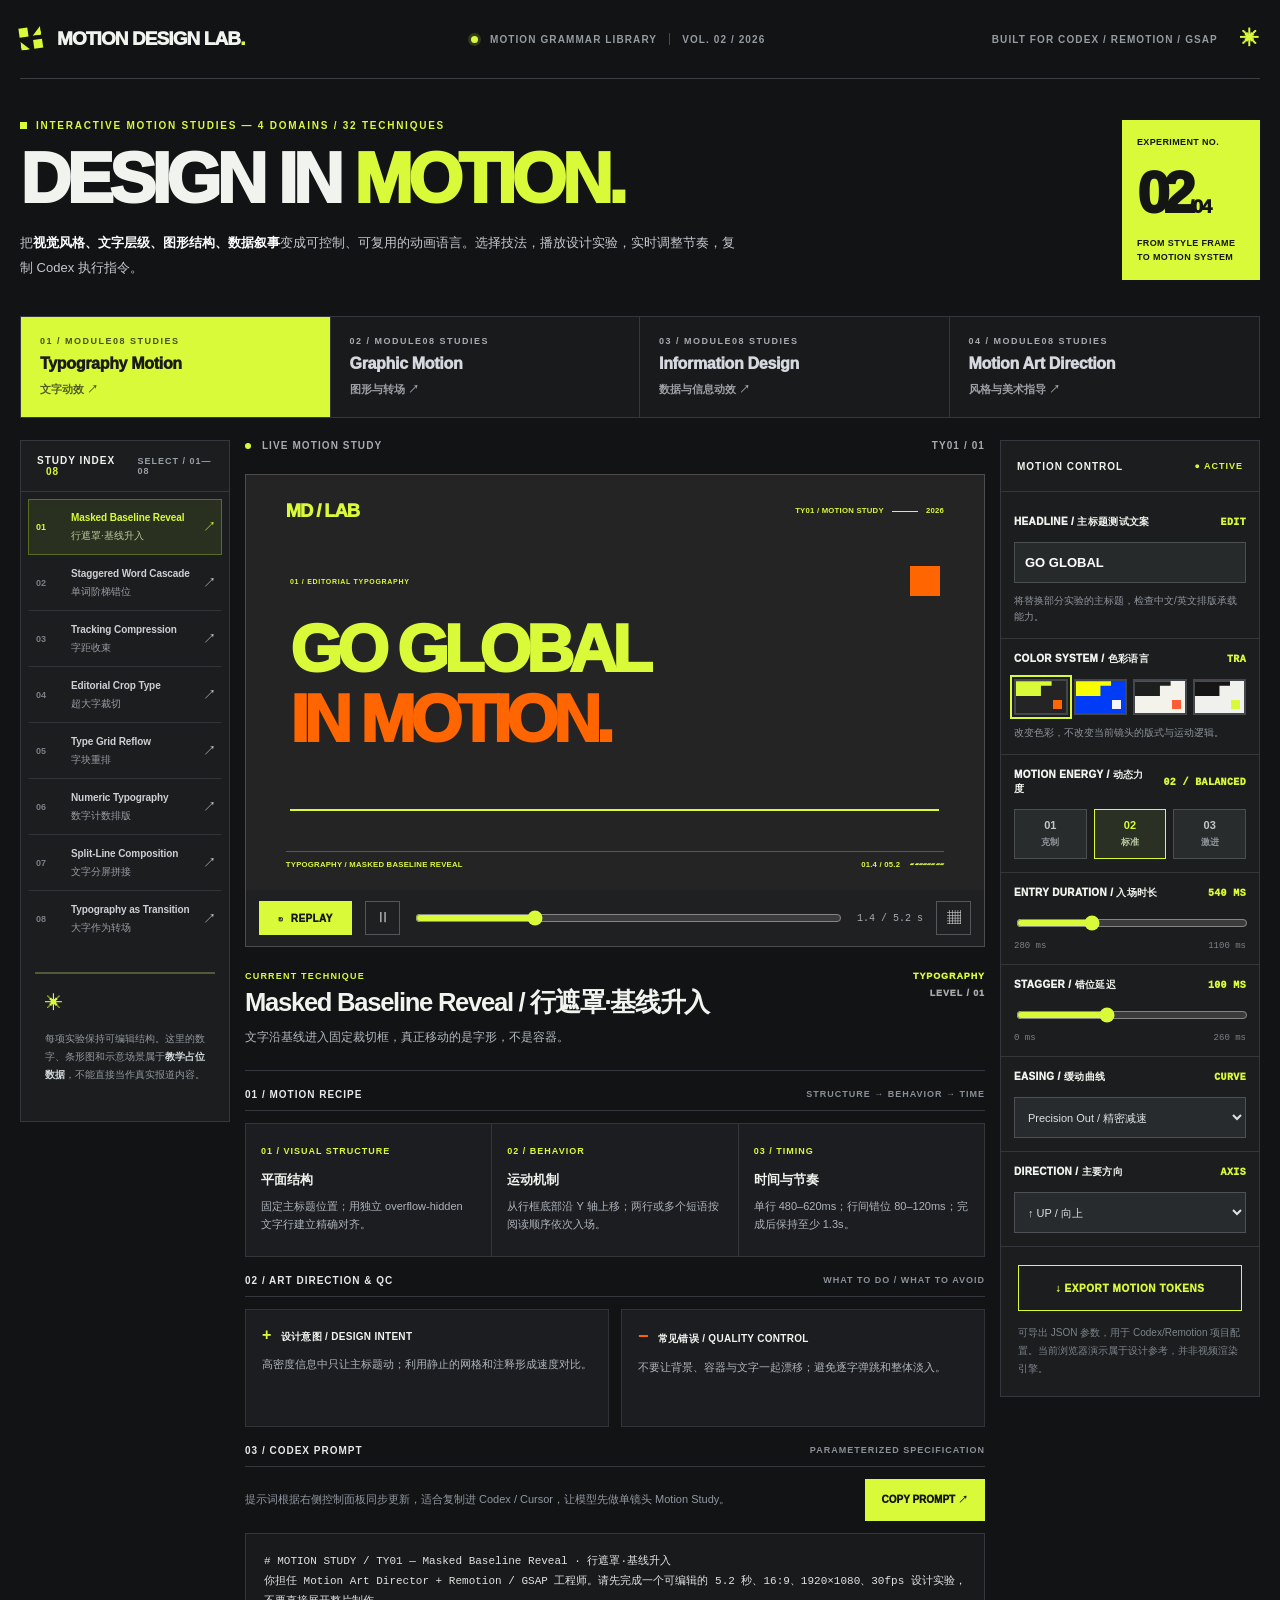
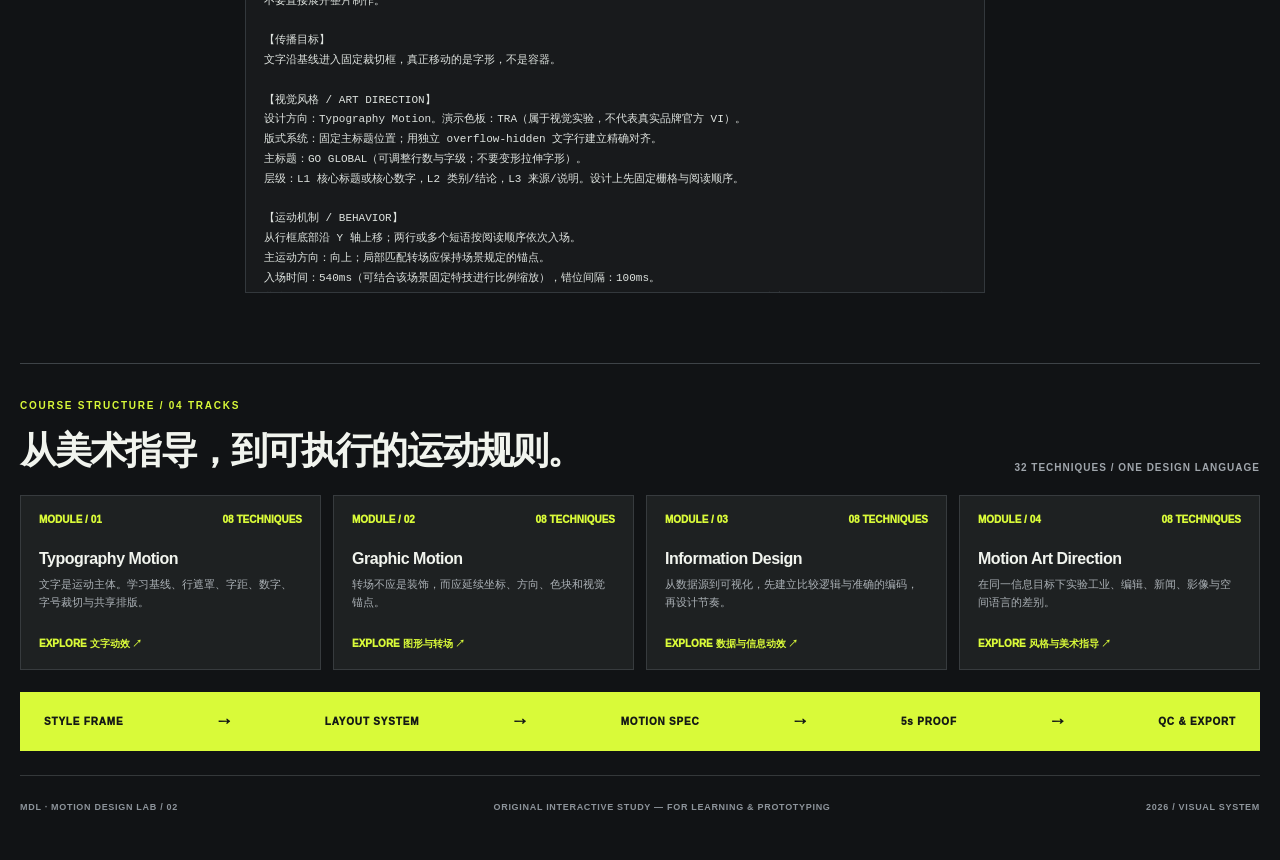
<file: demos/core.html>
<!doctype html>
<html lang="zh-CN">
<head>
<meta charset="utf-8" />
<meta name="viewport" content="width=device-width, initial-scale=1" />
<meta name="theme-color" content="#111315" />
<title>MOTION DESIGN LAB / 02 — Motion Grammar</title>
<style>
:root{--bg:#111315;--surface:#191b1e;--surface2:#222529;--line:#34383e;--softline:#292d31;--ink:#f1f4ee;--muted:#999fa7;--acid:#d9fa39;--orange:#ff6600;--stage:#242424}
*{box-sizing:border-box}html{scroll-behavior:smooth}body{margin:0;background:var(--bg);color:var(--ink);font-family:Inter,"Arial","PingFang SC","Microsoft YaHei",sans-serif;-webkit-font-smoothing:antialiased}button,input,select{font:inherit}button{cursor:pointer}button:focus-visible,input:focus-visible,select:focus-visible{outline:2px solid var(--acid);outline-offset:2px}::selection{background:var(--acid);color:#101210}.app-shell{max-width:1800px;margin:0 auto;padding:0 30px}.global-header{height:79px;display:flex;justify-content:space-between;align-items:center;border-bottom:1px solid #3b3e42;gap:22px}.brand-lockup{display:flex;align-items:center;gap:12px;font-weight:950;letter-spacing:-.9px;font-size:19px;white-space:nowrap}.brand-lockup b{font-weight:950}.brand-stop{color:var(--acid)}.brand-icon{width:25px;height:25px;display:grid;grid-template-columns:repeat(2,9px);grid-template-rows:repeat(2,9px);gap:4px;transform:rotate(-8deg)}.brand-icon span{background:var(--acid)}.brand-icon span:nth-child(2){clip-path:polygon(100% 0,100% 100%,0 100%)}.brand-icon span:nth-child(3){clip-path:polygon(0 0,100% 100%,0 100%)}.global-meta,.header-right{font-family:Arial,sans-serif;font-size:10px;font-weight:800;letter-spacing:1.1px;color:#949ba1;display:flex;gap:12px;align-items:center;white-space:nowrap}.status-dot{width:7px;height:7px;background:var(--acid);border-radius:50%;box-shadow:0 0 0 3px #303b19}.header-sep{width:1px;height:12px;background:#454951}.tiny-plus{font-size:19px;color:var(--acid);margin-left:10px}.intro{display:flex;gap:48px;align-items:stretch;justify-content:space-between;padding:41px 0 36px}.intro-left{max-width:920px}.eyebrow{font-size:10px;letter-spacing:1.75px;font-weight:850;color:var(--acid);margin:0 0 17px}.kicker-square{display:inline-block;width:7px;height:7px;background:var(--acid);margin-right:9px}.intro h1{font-size:clamp(46px,5.8vw,100px);font-weight:950;line-height:.88;letter-spacing:-.065em;margin:0;white-space:nowrap}.intro h1 span{color:var(--acid)}.intro-desc{max-width:715px;color:#c4c8cd;font-size:13px;line-height:1.9;margin:21px 0 0}.intro-desc strong{color:#fff}.edition{align-self:stretch;width:160px;min-width:160px;background:var(--acid);color:#141615;padding:16px 15px;display:flex;flex-direction:column;justify-content:space-between}.edition-top,.edition-bot{font-size:9px;line-height:1.5;font-weight:850;letter-spacing:.04em}.edition-num{font-size:58px;letter-spacing:-.11em;font-weight:1000;line-height:1}.edition-num span{font-size:19px;letter-spacing:-.08em}
.domain-tabs{display:grid;grid-template-columns:repeat(4,minmax(0,1fr));border:1px solid var(--line);margin-bottom:22px}.domain-tab{background:#181a1c;border:0;border-right:1px solid var(--line);color:#d5d9df;min-height:100px;text-align:left;padding:19px;display:flex;flex-direction:column;gap:9px;transition:background .2s,color .2s}.domain-tab:last-child{border-right:0}.domain-tab:hover{background:#282b2c}.domain-tab.active{background:var(--acid);color:#191c1b}.tab-index{display:flex;justify-content:space-between;font-weight:850;font-size:9px;letter-spacing:1.5px;opacity:.76}.tab-title{font-size:clamp(12px,1.25vw,17px);font-weight:950;letter-spacing:-.02em}.tab-cn{font-size:11px;font-weight:800;opacity:.7}.workspace{display:grid;grid-template-columns:245px minmax(0,1fr) 280px;gap:20px;align-items:start}.library-panel,.inspector-panel{background:#1b1d1f;border:1px solid var(--line);min-width:0}.panel-head{min-height:51px;padding:0 16px;display:flex;justify-content:space-between;align-items:center;gap:9px;font-size:10px;letter-spacing:1px;font-weight:900;border-bottom:1px solid var(--line)}.panel-head>span:last-child{font-size:9px;color:var(--muted)}.panel-head i{font-style:normal;color:var(--acid);margin-left:9px}.library-list{padding:7px}.library-item{display:grid;grid-template-columns:28px minmax(0,1fr) 11px;gap:7px;width:100%;align-items:center;text-align:left;padding:14px 9px;color:#cdd1d5;background:none;border:1px solid transparent;border-bottom-color:#303337}.library-item:last-child{border-bottom-color:transparent}.library-item:hover{background:#292d2e}.library-item.selected{color:#d9fa39;background:#29301f;border-color:#596c24}.library-num{font-size:9px;font-weight:900;color:#7a7f86}.library-item.selected .library-num{color:#d9fa39}.library-title{font-weight:900;font-size:11px;letter-spacing:-.1px;line-height:1.4;display:block}.library-sub{font-size:10px;color:#999da5;display:block;margin-top:4px}.library-item.selected .library-sub{color:#b9c99a}.library-arrow{font-size:13px}.library-note{margin:18px 14px;padding:13px 10px 9px;border-top:2px solid #535a38;font-size:10px;line-height:1.8;color:#92989f}.library-note strong{color:#d4dadc}.code-square{color:var(--acid);font-size:18px}.theater{min-width:0}.theater-label{height:34px;display:flex;justify-content:space-between;color:#a7abb0;align-items:flex-start;font-size:10px;letter-spacing:1.1px;font-weight:900}.signal-circle{display:inline-block;width:6px;height:6px;background:var(--acid);border-radius:50%;margin-right:7px}.stage-shell{border:1px solid #4b4d4d;background:#181a1c}.stage{width:100%;aspect-ratio:16/9;position:relative;overflow:hidden;isolation:isolate;container-type:inline-size;background:var(--sc-bg);color:var(--sc-ink);--sc-bg:#242424;--sc-ink:#d9fa39;--sc-accent:#d9fa39;--sc-hot:#ff6500;--sc-card:#d9fa39;--sc-quiet:#5b6240;--sc-line:rgba(217,250,57,.28);--sc-inverse:#202222}.stage[data-palette="pra"]{--sc-bg:#003cf5;--sc-ink:#fbff05;--sc-accent:#fbff05;--sc-hot:#fff;--sc-card:#fbff05;--sc-quiet:#1444d7;--sc-line:rgba(255,255,40,.33);--sc-inverse:#071846}.stage[data-palette="editorial"]{--sc-bg:#f3f2eb;--sc-ink:#1d1e1e;--sc-accent:#ff5b35;--sc-hot:#ff5b35;--sc-card:#ff5b35;--sc-quiet:#e2e0d7;--sc-line:rgba(10,10,10,.24);--sc-inverse:#f7f6f0}.stage[data-palette="mono"]{--sc-bg:#f0f1ed;--sc-ink:#161819;--sc-accent:#191919;--sc-hot:#d0fd2b;--sc-card:#e1e3dc;--sc-quiet:#c4c6bf;--sc-line:rgba(10,10,10,.20);--sc-inverse:#fff}.stage[data-palette="sport"]{--sc-bg:#12151c;--sc-ink:#f2f3ed;--sc-accent:#ff5e1c;--sc-hot:#ff5e1c;--sc-card:#20252a;--sc-quiet:#3a414a;--sc-line:rgba(250,250,250,.16);--sc-inverse:#111}.stage[data-palette="mint"]{--sc-bg:#d4dbd3;--sc-ink:#212823;--sc-accent:#387e60;--sc-hot:#ff691e;--sc-card:#f0f0e4;--sc-quiet:#9aa89d;--sc-line:rgba(25,36,25,.2);--sc-inverse:#f1f2e7}.stage[data-palette="yellow"]{--sc-bg:#f6ff00;--sc-ink:#141414;--sc-accent:#003cf5;--sc-hot:#003cf5;--sc-card:#f2f2e9;--sc-quiet:#c2c900;--sc-line:rgba(10,10,10,.15);--sc-inverse:#fff}.stage-grid{inset:0;position:absolute;z-index:1;background-image:repeating-linear-gradient(to right,transparent 0,transparent calc(8.33333% - 1px),var(--sc-line) calc(8.33333% - 1px),var(--sc-line) 8.33333%),repeating-linear-gradient(to bottom,transparent 0,transparent calc(12.5% - 1px),var(--sc-line) calc(12.5% - 1px),var(--sc-line) 12.5%);opacity:.0;pointer-events:none}.stage.grid-on .stage-grid{opacity:.65}.stage-top,.stage-bottom{position:absolute;left:5.4%;right:5.4%;z-index:20;display:flex;justify-content:space-between;align-items:center;white-space:nowrap;font-size:clamp(5px,1.05cqw,12px);font-weight:900;letter-spacing:.03em}.stage-top{top:6%;}.stage-bottom{bottom:5%;padding-top:1.2%;border-top:1px solid var(--sc-line)}.stage-monogram{font-weight:1000;font-size:clamp(9px,2.5cqw,29px);letter-spacing:-.06em}.stage-line{display:inline-block;width:3.5cqw;height:1px;background:var(--sc-ink);vertical-align:middle;margin:0 .8cqw}.stage-bottom-progress{display:flex;gap:10px}.stage-boundary{position:absolute;inset:4.2%;border:1px solid transparent;pointer-events:none;z-index:19}.stage.grid-on .stage-boundary{border-color:var(--sc-line)}.stage-scene{position:absolute;inset:0;overflow:hidden}.stage-scene *{box-sizing:border-box}.stage-scene .m{will-change:transform,clip-path,opacity}.stage-scene .stage-small{font-size:clamp(7px,1.2cqw,14px);font-weight:900;letter-spacing:.04em}.stage-scene .label-mini{font-size:clamp(6px,.95cqw,11px);font-weight:900;letter-spacing:.1em}.stage-scene .micro{font-size:clamp(6px,.8cqw,10px);font-weight:800;letter-spacing:.03em}.stage-scene .giant{font-weight:1000;font-size:clamp(30px,12.7cqw,210px);letter-spacing:-.082em;line-height:.86}.stage-scene .headline{font-weight:1000;font-size:clamp(25px,9cqw,137px);letter-spacing:-.075em;line-height:.90}.stage-scene .medium-title{font-weight:1000;font-size:clamp(20px,6cqw,95px);letter-spacing:-.06em;line-height:.92}.stage-scene .corner-index{font-weight:950;letter-spacing:-.07em;font-size:clamp(15px,2.6cqw,37px)}.stage-scene .sline{background:var(--sc-ink);height:2px;transform-origin:left center}.stage-scene .sline-thin{background:var(--sc-ink);height:1px;opacity:.75;transform-origin:left center}.stage-scene .c-accent{color:var(--sc-accent)}.stage-scene .bg-accent{background:var(--sc-accent)}.stage-scene .bg-ink{background:var(--sc-ink)}.stage-scene .bg-hot{background:var(--sc-hot)}.stage-scene .dark-text{color:var(--sc-bg)}.stage-scene .display-mask{overflow:hidden}.stage-scene .line-frame{position:absolute;left:5.5%;right:5.5%;bottom:21%}.stage-scene .hero-center{position:absolute;top:36%;left:6%;right:6%}.stage-scene .hero-left{position:absolute;left:6%;top:31%;right:8%}.stage-scene .hero-bottom{position:absolute;left:6%;bottom:20%;right:8%}.stage-scene .upper-caption{position:absolute;left:6%;top:24%}.stage-scene .lower-caption{position:absolute;left:6%;bottom:17%}.stage-scene .scene-side{position:absolute;right:6%;top:34%;text-align:right;width:22%}.stage-scene .badge-number{background:var(--sc-accent);color:var(--sc-bg);font-weight:950;padding:.7cqw 1cqw;display:inline-block}.stage-scene .cross-grid{background-image:linear-gradient(45deg,transparent 49.5%,var(--sc-line) 50%,transparent 50.5%),linear-gradient(-45deg,transparent 49.5%,var(--sc-line) 50%,transparent 50.5%);background-size:12.5cqw 12.5cqw}.stage-scene .dot-bg{background-image:radial-gradient(var(--sc-ink) 1px,transparent 1.5px);background-size:2.2cqw 2.2cqw;opacity:.45}.stage-scene .frame-fig{border:1px solid var(--sc-ink)}.stage-scene .scene-columns{position:absolute;left:6%;right:6%;top:33%;bottom:19%;display:grid;grid-template-columns:repeat(3,1fr);gap:1.25cqw}.stage-scene .subcaption{font-size:clamp(6px,1.1cqw,14px);font-weight:850;line-height:1.2}.stage-scene .ruler{display:flex;gap:.4cqw}.stage-scene .ruler i{width:1cqw;height:1cqw;border:1px solid var(--sc-ink)}.stage-scene .numeric{font-size:clamp(26px,8.7cqw,140px);letter-spacing:-.075em;line-height:.85;font-weight:1000;white-space:nowrap}.stage-scene svg{overflow:visible}.stage-scene .chart-line{stroke:var(--sc-accent);stroke-width:3;fill:none;vector-effect:non-scaling-stroke}.stage-scene .chart-grid{stroke:var(--sc-line);stroke-width:1;fill:none;vector-effect:non-scaling-stroke}.stage-scene .chart-dot{fill:var(--sc-hot)}
.player-bar{background:#1e2022;display:flex;align-items:center;gap:13px;padding:9px 13px;height:56px}.player-primary{border:0;background:var(--acid);color:#151716;height:34px;min-width:93px;font-weight:950;font-size:10px;letter-spacing:.04em}.player-primary span{padding-left:4px}.player-icon{background:none;border:1px solid #52575b;height:34px;min-width:35px;color:#d9dddb;font-size:14px}.player-icon:hover{color:var(--acid);border-color:var(--acid)}.timeline-wrap{flex:1;min-width:0;display:flex;align-items:center}.timeline-wrap input{width:100%;accent-color:var(--acid);cursor:pointer}.player-time{font-family:Consolas,monospace;color:#a7adb3;font-size:10px;white-space:nowrap}.scene-summary{display:flex;justify-content:space-between;gap:18px;padding:24px 0 23px;align-items:flex-start;border-bottom:1px solid var(--line)}.small-label{color:var(--acid);font-size:9px;font-weight:900;letter-spacing:1.2px}.scene-summary h2{font-size:clamp(21px,2vw,30px);letter-spacing:-.05em;line-height:1.1;margin:7px 0 10px}.scene-summary p{color:#b3b9c0;font-size:12px;line-height:1.7;max-width:720px;margin:0}.scene-classification{display:flex;flex-direction:column;align-items:flex-end;gap:7px;font-size:9px;letter-spacing:.9px;font-weight:950;color:#aaa}.scene-classification span:first-child{color:var(--acid)}.lesson-section{margin-top:23px}.lesson-head{display:flex;justify-content:space-between;gap:10px;border-bottom:1px solid var(--line);padding-bottom:10px;font-size:10px;letter-spacing:1px;font-weight:900;color:#e6e9e9}.lesson-head span:last-child{font-size:9px;color:#899099}.recipe-grid{display:grid;grid-template-columns:repeat(3,minmax(0,1fr));gap:1px;background:#33373a;border:1px solid #33373a;margin-top:12px}.recipe-item{padding:16px 15px;background:#1b1d20;min-height:132px}.recipe-kicker{font-size:9px;font-weight:900;color:var(--acid);letter-spacing:1px}.recipe-item h3{font-size:13px;margin:13px 0 8px;font-weight:950}.recipe-item p{font-size:11px;line-height:1.65;color:#aeb4bc;margin:0}.qa-grid{display:grid;grid-template-columns:1fr 1fr;gap:12px;margin-top:12px}.qa-card{background:#1b1d20;padding:16px;border:1px solid #303338;min-height:118px}.qa-title{font-size:10px;letter-spacing:.3px;font-weight:900}.qa-check{color:var(--acid);font-size:16px;margin-right:6px}.qa-cross{color:var(--orange);font-size:18px;margin-right:6px}.qa-card p{color:#afb5bc;font-size:11px;line-height:1.75;margin:11px 0 0}.prompt-section{margin-bottom:20px}.prompt-tools{display:flex;justify-content:space-between;gap:16px;align-items:center;margin-top:12px}.prompt-note{font-size:11px;line-height:1.6;color:#9299a2}.action-copy{border:1px solid var(--acid);background:var(--acid);color:#131713;padding:13px 16px;white-space:nowrap;font-size:10px;font-weight:950}.prompt-output{font-family:Consolas,"SFMono-Regular",monospace;white-space:pre-wrap;overflow-wrap:anywhere;font-size:11px;line-height:1.8;color:#dee3df;background:#181a1c;border:1px solid #33383c;padding:18px;max-height:360px;overflow:auto;margin:12px 0 0}
.inspector-panel{padding-bottom:18px}.inspector-panel .panel-head{margin-bottom:10px}.indicator-online{color:var(--acid)!important}.control-group{padding:15px 17px 17px;border-bottom:1px solid #34373a}.field-label{display:flex;justify-content:space-between;gap:10px;font-size:10px;letter-spacing:.35px;font-weight:950;align-items:center;margin-bottom:13px}.field-label>span:last-child{color:var(--acid);font-family:Consolas,monospace;font-size:10px;white-space:nowrap}.control-group input[type=text]{border:1px solid #4a4f51;color:#fff;background:#272a2b;width:100%;height:41px;padding:0 10px;font-size:13px;font-weight:800}.control-tip{color:#8f949c;font-size:10px;line-height:1.6;margin:10px 0 0}.palette-options{display:grid;grid-template-columns:repeat(4,1fr);gap:6px}.palette-btn{position:relative;height:36px;border:2px solid #44484c;background:var(--p-bg);overflow:hidden;display:flex;align-items:end;justify-content:end;padding:0}.palette-btn::before{content:"";background:var(--p-fg);width:72%;height:15px;position:absolute;top:0;left:0;clip-path:polygon(0 0,100% 0,100% 30%,70% 30%,70% 100%,0 100%)}.palette-btn::after{content:"";position:absolute;right:4px;bottom:4px;width:9px;height:9px;background:var(--p-hot)}.palette-btn.selected{outline:2px solid var(--acid);outline-offset:2px}.palette-btn:disabled{opacity:.4;cursor:not-allowed}.three-options{display:grid;grid-template-columns:repeat(3,1fr);gap:7px}.three-options button{border:1px solid #4a4f52;background:#292c2d;color:#c3c6c8;padding:9px 2px;font-weight:900;font-size:11px}.three-options button small{display:block;font-size:9px;margin-top:5px;color:#8e969b}.three-options button.selected{border-color:var(--acid);color:var(--acid);background:#2a3023}.three-options button.selected small{color:#b9c8a5}.control-group input[type=range]{width:100%;accent-color:var(--acid)}.scale-labels{display:flex;justify-content:space-between;color:#7b8187;font-family:Consolas,monospace;font-size:9px;margin-top:6px}.control-group select{height:41px;width:100%;background:#282b2e;color:#dee1e2;border:1px solid #4d5155;padding:0 9px;font-size:11px;cursor:pointer}.inspector-bottom{padding:18px 17px 0}.preset-download{width:100%;height:46px;background:transparent;color:var(--acid);border:1px solid var(--acid);font-size:10px;letter-spacing:.6px;font-weight:950}.preset-download:hover{background:#2b3521}.inspector-small{font-size:10px;color:#7d848b;line-height:1.8;margin-top:13px}
.course-map{margin:50px 0 0;padding-top:36px;border-top:1px solid #3e4347}.course-header{display:flex;justify-content:space-between;align-items:end;gap:20px;margin-bottom:22px}.course-header h2{font-size:clamp(22px,2.9vw,38px);letter-spacing:-.05em;line-height:1.2;margin:0;font-weight:950}.course-header>span{font-size:10px;letter-spacing:1px;color:#a0a6ac;font-weight:900}.course-cards{display:grid;grid-template-columns:repeat(4,minmax(0,1fr));gap:12px}.course-card{background:#1e2122;border:1px solid #373b3e;padding:18px;min-height:175px;display:flex;flex-direction:column;justify-content:space-between;gap:16px}.course-card-num{display:flex;justify-content:space-between;font-weight:950;font-size:10px;color:var(--acid)}.course-card h3{font-size:16px;letter-spacing:-.03em;margin:0 0 8px}.course-card p{color:#aab0b5;font-size:11px;line-height:1.6;margin:0}.course-card button{border:0;background:none;color:var(--acid);text-align:left;font-weight:950;font-size:10px;padding:0}.workflow-strip{display:flex;justify-content:space-between;gap:15px;align-items:center;background:var(--acid);color:#151916;padding:19px 24px;margin:22px 0 24px;font-weight:950;font-size:10px;letter-spacing:.8px}.workflow-strip i{font-size:18px;font-style:normal}footer{border-top:1px solid #34383a;display:flex;justify-content:space-between;gap:10px;padding:26px 0 48px;font-size:9px;color:#8d949b;font-weight:900;letter-spacing:.7px}
@media(max-width:1500px){.workspace{grid-template-columns:210px minmax(0,1fr) 260px;gap:15px}.app-shell{padding:0 20px}.library-item{padding:11px 7px}.library-title{font-size:10px}.control-group{padding:13px 13px}.lesson-section{margin-top:18px}.edition{min-width:138px;width:138px}.intro h1{font-size:clamp(46px,5.5vw,90px)}}
@media(max-width:1170px){.workspace{grid-template-columns:220px minmax(0,1fr)}.inspector-panel{grid-column:1/-1;display:grid;grid-template-columns:repeat(4,minmax(0,1fr));padding-bottom:0}.inspector-panel .panel-head{grid-column:1/-1;margin-bottom:0}.control-group{border-right:1px solid #34373a}.inspector-bottom{padding:20px}.global-meta{display:none}.stage-scene .giant{font-size:13cqw}.course-cards{grid-template-columns:repeat(2,1fr)}}
@media(max-width:760px){.app-shell{padding:0 12px}.global-header{height:64px}.header-right{display:none}.intro{padding:28px 0 25px}.intro h1{font-size:clamp(38px,8vw,67px)}.intro-desc{font-size:12px}.edition{display:none}.domain-tabs{grid-template-columns:repeat(2,1fr)}.domain-tab{min-height:87px;padding:13px}.domain-tab:nth-child(2){border-right:0}.domain-tab:nth-child(-n+2){border-bottom:1px solid var(--line)}.tab-title{font-size:14px}.workspace{display:flex;flex-direction:column;gap:14px}.library-panel,.inspector-panel,.theater{width:100%}.library-list{display:grid;grid-template-columns:repeat(2,1fr)}.library-item{border-bottom:1px solid #34373a}.library-note{display:none}.stage{aspect-ratio:16/9}.scene-summary{padding:20px 0}.recipe-grid{grid-template-columns:1fr}.recipe-item{min-height:unset}.inspector-panel{display:grid;grid-template-columns:repeat(2,1fr)}.inspector-panel .panel-head{grid-column:1/-1}.inspector-bottom{padding:14px}.course-header{display:block}.course-header>span{display:block;margin-top:15px}.course-cards{grid-template-columns:repeat(2,1fr)}.course-card{min-height:175px}.workflow-strip{flex-wrap:wrap;justify-content:center}.workflow-strip i{font-size:13px}footer{display:block;line-height:2}}
@media(max-width:480px){.intro h1{font-size:11vw}.stage-scene .stage-small{font-size:1.6cqw}.library-list{grid-template-columns:1fr}.library-item{grid-template-columns:25px 1fr 12px;padding:10px 7px}.library-note{display:none}.inspector-panel{grid-template-columns:1fr}.control-group{border-right:0}.qa-grid{grid-template-columns:1fr}.scene-classification{display:none}.player-bar{gap:7px;padding:8px}.player-primary{min-width:42px}.player-primary span{display:none}.player-time{font-size:8px}.player-icon{height:30px;min-width:29px}.prompt-tools{display:block}.action-copy{width:100%;margin-top:11px}.course-cards{grid-template-columns:1fr}.workflow-strip{font-size:9px;gap:9px}.intro-desc{line-height:1.75}}
@media(prefers-reduced-motion:reduce){html{scroll-behavior:auto}*{transition:none!important}}
/* Ensure motion wrapper boxes preserve the dimensions of their layout slots. */
.stage-scene [data-motion="morph"],.stage-scene [data-motion="parallax"],.stage-scene [data-motion="wipe"],.stage-scene [data-motion="grow-right"]{width:100%;height:100%}
.stage-scene [style*="display:grid"] > .m{height:100%;min-height:0;min-width:0}
.stage-scene [style*="display:grid"] > .m > div{height:100%}
.stage-scene .bar-track > [data-motion="draw-width"]{height:100%}
.stage-scene .split-wrap > .m{flex:1;min-width:0;height:100%}
.stage-scene [style*="top:32%;bottom:20%;display:flex"] > [data-motion]{flex:1;min-width:0;height:100%}

</style>
</head>
<body>
<div class="app-shell">
  <header class="global-header">
    <div class="brand-lockup"><div class="brand-icon" aria-hidden="true"><span></span><span></span><span></span><span></span></div><span>MOTION <b>DESIGN</b> LAB<span class="brand-stop">.</span></span></div>
    <div class="global-meta"><span class="status-dot"></span><span>MOTION GRAMMAR LIBRARY</span><span class="header-sep"></span><span>VOL. 02 / 2026</span></div>
    <span class="header-right">BUILT FOR CODEX / REMOTION / GSAP <span class="tiny-plus">✳</span></span>
  </header>

  <section class="intro">
    <div class="intro-left"><p class="eyebrow"><span class="kicker-square"></span>INTERACTIVE MOTION STUDIES — 4 DOMAINS / 32 TECHNIQUES</p>
      <h1>DESIGN IN <span>MOTION.</span></h1>
      <p class="intro-desc">把<strong>视觉风格、文字层级、图形结构、数据叙事</strong>变成可控制、可复用的动画语言。选择技法，播放设计实验，实时调整节奏，复制 Codex 执行指令。</p>
    </div>
    <div class="edition"><div class="edition-top">EXPERIMENT NO.</div><div class="edition-num">02<span>/04</span></div><div class="edition-bot">FROM STYLE FRAME<br>TO MOTION SYSTEM</div></div>
  </section>

  <nav class="domain-tabs" id="domainTabs" aria-label="四大动效课程模块"></nav>

  <main class="workspace">
    <aside class="library-panel" aria-label="动效技法列表">
      <div class="panel-head"><span>STUDY INDEX <i id="studyCount">08</i></span><span>SELECT / 01—08</span></div>
      <div class="library-list" id="techList"></div>
      <div class="library-note"><div class="code-square">✳</div><p>每项实验保持可编辑结构。这里的数字、条形图和示意场景属于<strong>教学占位数据</strong>，不能直接当作真实报道内容。</p></div>
    </aside>

    <section class="theater">
      <div class="theater-label"><span><b class="signal-circle"></b> LIVE MOTION STUDY</span><span id="sceneCounter">TY / 01</span></div>
      <div class="stage-shell">
        <div class="stage" id="stage" data-palette="tra" aria-label="可交互动画预览，使用播放按钮观看">
          <div class="stage-grid" id="stageGrid" aria-hidden="true"></div>
          <div class="stage-top"><span class="stage-monogram" id="stageMonogram">MD / LAB</span><span id="stageTopRight">MOTION STUDY / 01 <i class="stage-line"></i> 2026</span></div>
          <div class="stage-scene" id="stageScene"></div>
          <div class="stage-bottom"><span id="stageBottomLeft">KINETIC TYPOGRAPHY</span><span class="stage-bottom-progress"><span id="stageProgress">00.0 / 05.2</span> <span class="stage-progress-segments" aria-hidden="true">▰▰▱▱▱▱▱▱</span></span></div>
          <div class="stage-boundary" aria-hidden="true"></div>
        </div>
        <div class="player-bar">
          <button id="replay" class="player-primary" aria-label="重新播放">↻ <span>REPLAY</span></button>
          <button id="togglePlay" class="player-icon" aria-label="播放或暂停">Ⅱ</button>
          <label class="timeline-wrap" aria-label="动效时间轴"><input id="timeline" type="range" min="0" max="5200" value="0" step="1" aria-label="播放时间位置"/></label>
          <span class="player-time" id="playerTime">00:00 / 00:05</span>
          <button class="player-icon grid-toggle" id="gridToggle" aria-pressed="false" title="显示或隐藏栅格">▦</button>
        </div>
      </div>
      <div class="scene-summary">
        <div><div class="small-label">CURRENT TECHNIQUE</div><h2 id="studyTitle">Masked Baseline Reveal</h2><p id="studySummary"></p></div>
        <div class="scene-classification"><span id="studyTag">TYPOGRAPHY</span><span id="studyDifficulty">LEVEL / 01</span></div>
      </div>
      <section class="lesson-section">
        <div class="lesson-head"><span>01 / MOTION RECIPE</span><span>STRUCTURE → BEHAVIOR → TIME</span></div>
        <div class="recipe-grid" id="recipeGrid"></div>
      </section>
      <section class="lesson-section">
        <div class="lesson-head"><span>02 / ART DIRECTION & QC</span><span>WHAT TO DO / WHAT TO AVOID</span></div>
        <div class="qa-grid"><article class="qa-card"><span class="qa-title"><span class="qa-check">+</span> 设计意图 / DESIGN INTENT</span><p id="intentText"></p></article><article class="qa-card"><span class="qa-title"><span class="qa-cross">−</span> 常见错误 / QUALITY CONTROL</span><p id="avoidText"></p></article></div>
      </section>
      <section class="lesson-section prompt-section">
        <div class="lesson-head"><span>03 / CODEX PROMPT</span><span>PARAMETERIZED SPECIFICATION</span></div>
        <div class="prompt-tools"><div class="prompt-note">提示词根据右侧控制面板同步更新，适合复制进 Codex / Cursor，让模型先做单镜头 Motion Study。</div><button id="copyPrompt" class="action-copy">COPY PROMPT ↗</button></div>
        <pre id="promptText" class="prompt-output"></pre>
      </section>
    </section>

    <aside class="inspector-panel">
      <div class="panel-head"><span>MOTION CONTROL</span><span class="indicator-online">● ACTIVE</span></div>
      <div class="control-group"><label class="field-label" for="headlineInput"><span>HEADLINE / 主标题测试文案</span><span>EDIT</span></label><input id="headlineInput" type="text" value="GO GLOBAL" maxlength="18" spellcheck="false" placeholder="GO GLOBAL"/><p class="control-tip">将替换部分实验的主标题，检查中文/英文排版承载能力。</p></div>
      <div class="control-group"><div class="field-label"><span>COLOR SYSTEM / 色彩语言</span><span id="paletteLabel">TRA</span></div><div class="palette-options" id="paletteOptions"></div><p class="control-tip" id="paletteTip">Art Direction 章节会锁定每个案例自己的配色。</p></div>
      <div class="control-group"><div class="field-label"><span>MOTION ENERGY / 动态力度</span><span id="energyValue">02 / BALANCED</span></div><div class="three-options" id="energyOptions"><button data-energy="1">01 <small>克制</small></button><button class="selected" data-energy="2">02 <small>标准</small></button><button data-energy="3">03 <small>激进</small></button></div></div>
      <div class="control-group"><label class="field-label" for="duration"><span>ENTRY DURATION / 入场时长</span><span id="durationValue">540 MS</span></label><input type="range" id="duration" min="280" max="1100" step="20" value="540"/><div class="scale-labels"><span>280 ms</span><span>1100 ms</span></div></div>
      <div class="control-group"><label class="field-label" for="stagger"><span>STAGGER / 错位延迟</span><span id="staggerValue">100 MS</span></label><input type="range" id="stagger" min="0" max="260" step="10" value="100"/><div class="scale-labels"><span>0 ms</span><span>260 ms</span></div></div>
      <div class="control-group"><label class="field-label" for="ease"><span>EASING / 缓动曲线</span><span>CURVE</span></label><select id="ease"><option value="precision">Precision Out / 精密减速</option><option value="smooth">Smooth / 平滑</option><option value="linear">Linear / 匀速</option><option value="snap">Snap / 强收束</option></select></div>
      <div class="control-group"><label class="field-label" for="direction"><span>DIRECTION / 主要方向</span><span>AXIS</span></label><select id="direction"><option value="up">↑ UP / 向上</option><option value="left">← LEFT / 向左</option><option value="right">→ RIGHT / 向右</option><option value="down">↓ DOWN / 向下</option></select></div>
      <div class="inspector-bottom"><button id="downloadPreset" class="preset-download">↓ EXPORT MOTION TOKENS</button><div class="inspector-small">可导出 JSON 参数，用于 Codex/Remotion 项目配置。当前浏览器演示属于设计参考，并非视频渲染引擎。</div></div>
    </aside>
  </main>

  <section class="course-map">
    <div class="course-header"><div><div class="eyebrow">COURSE STRUCTURE / 04 TRACKS</div><h2>从美术指导，到可执行的运动规则。</h2></div><span>32 TECHNIQUES / ONE DESIGN LANGUAGE</span></div>
    <div class="course-cards" id="courseCards"></div>
    <div class="workflow-strip"><span>STYLE FRAME</span><i>→</i><span>LAYOUT SYSTEM</span><i>→</i><span>MOTION SPEC</span><i>→</i><span>5s PROOF</span><i>→</i><span>QC & EXPORT</span></div>
  </section>
  <footer><span>MDL · MOTION DESIGN LAB / 02</span><span>ORIGINAL INTERACTIVE STUDY — FOR LEARNING & PROTOTYPING</span><span>2026 / VISUAL SYSTEM</span></footer>
</div>
<script>
/* MOTION DESIGN LAB / 02. 32 original instructional studies, deterministic offline player.
   The values in the data visualization scenes are illustrative and not factual. */
'use strict';
const DOM = id => document.getElementById(id);
const esc = x => String(x).replace(/[&<>"']/g, c => ({'&':'&amp;','<':'&lt;','>':'&gt;','"':'&quot;',"'":'&#39;'}[c]));
const domains = [
 {id:'TY',title:'Typography Motion',cn:'文字动效',sub:'排版如何成为主角',focus:'文字是运动主体。学习基线、行遮罩、字距、数字、字号裁切与共享排版。',className:'TYPOGRAPHY'},
 {id:'GR',title:'Graphic Motion',cn:'图形与转场',sub:'图形如何组织空间',focus:'转场不应是装饰，而应延续坐标、方向、色块和视觉锚点。',className:'GRAPHIC SYSTEMS'},
 {id:'IN',title:'Information Design',cn:'数据与信息动效',sub:'让数据构成故事',focus:'从数据源到可视化，先建立比较逻辑与准确的编码，再设计节奏。',className:'DATA NARRATIVE'},
 {id:'AD',title:'Motion Art Direction',cn:'风格与美术指导',sub:'一种内容，多种视觉语言',focus:'在同一信息目标下实验工业、编辑、新闻、影像与空间语言的差别。',className:'ART DIRECTION'}
];
const make=(id,en,cn,sub,summary,layout,behavior,timing,intent,avoid,level=1)=>({id,en,cn,sub,summary,layout,behavior,timing,intent,avoid,level,domain:id.slice(0,2)});
const studies=[
 make('TY01','Masked Baseline Reveal','行遮罩·基线升入','KINETIC TYPE / BASICS','文字沿基线进入固定裁切框，真正移动的是字形，不是容器。','固定主标题位置；用独立 overflow-hidden 文字行建立精确对齐。','从行框底部沿 Y 轴上移；两行或多个短语按阅读顺序依次入场。','单行 480–620ms；行间错位 80–120ms；完成后保持至少 1.3s。','高密度信息中只让主标题动；利用静止的网格和注释形成速度对比。','不要让背景、容器与文字一起漂移；避免逐字弹跳和整体淡入。'),
 make('TY02','Staggered Word Cascade','单词阶梯错位','KINETIC TYPE / RHYTHM','三个短词逐级出现；运动顺序就是阅读顺序。','三行文字左对齐，重心沿纵向推进；细标尺只辅助定位。','按组序列 stagger；后一组应在前一组快完成时进入。','默认每行 540ms，错位 100–160ms；最终集体保持。','特别适合一个问题的三段论、三个策略或品牌主张。','不要把每个字母单独弹出；不要让错位过大导致失去词组关系。'),
 make('TY03','Tracking Compression','字距收束','TYPE / PRECISION','用字体间距收紧表达“聚焦”，是无需大位移的微观动效。','中心大词、精密线框与极小辅助标签构成压缩式版面。','tracking 从松散向紧凑变化；可叠加轻微透明度，但不依赖缩放。','约 700–1000ms；缓动需稳定；结束字距按字体实际视觉微调。','适合技术性、理性、专业的章节标题与终幕字标。','不要大幅度压扁字宽来冒充字距；避免中文字体被拉伸。',2),
 make('TY04','Editorial Crop Type','超大字裁切','TYPE / SCALE','大字号越过画布边界，利用裁切制造杂志感与尺度对比。','巨型主词占据主要视觉面积，辅助文字只在一角保留。','文字从窗口边缘滑入；版面自身对溢出负责；出场可由同向色块擦过。','入场 450–700ms，信息保持 1300ms 以上。','适合章节间强节奏切换、品牌宣言及封面式开场。','切勿让核心字词失去可辨认性；裁切要有明确对齐与视觉意图。',2),
 make('TY05','Type Grid Reflow','字块重排','TYPE / LAYOUT','多组短标题从独立单元形成一个整体信息网格。','三列卡片共享基线、间距与字体系统。','先建立分栏，再让每个字块通过位移和揭示进入目标单元。','网格先建立约 300ms，字块错位 90ms；收束后留屏。','适合多品牌比较、三类概念、双语标题结构。','不要在网格未形成之前就显示全部文字，也不要任意改变字号。',2),
 make('TY06','Numeric Typography','数字计数排版','TYPE / NUMBER','数字既是信息，也是强势的排版主角。','一个超大数字、一个清晰单位、一个必要来源/说明层级。','标题先稳住基线；数字从 0 计到示例终值；单位在结尾短暂揭示。','计数 700–1200ms，最终数值额外停留 1.5s。','适合增长、累计、里程碑、渗透率等单一重要 KPI。','不要以动画数值替代核验数据；不能让数字跑到错误的百分比或单位。',2),
 make('TY07','Split-Line Composition','文字分屏拼接','TYPE / CONTRAST','两组文字共享栅格并对位，形成对比关系。','画面横向二分，各自内容在本侧的裁切窗口出现。','两侧沿不同轴向进入，但最终严格匹配标题基线。','两组动作相差 100ms 内；完成后需要完整比较窗口。','适合 BEFORE / AFTER、LOCAL / GLOBAL 等对照。','避免上下左右同时乱动；两侧字号与留白不能失衡。',2),
 make('TY08','Typography as Transition','大字作为转场','TYPE / TRANSITION','让标题成为转场的色块或遮罩，而非转场结束后才出现。','超大单词横贯舞台，字形周围有大块干净背景。','先出现文字，接着大色块从同方向覆盖，完成场景逻辑过渡。','标题 450ms、色块 550ms、下一镜头根据共享锚点承接。','适合片头到第一章节、结论到案例、品牌与数据段落衔接。','不要用纯闪白或无缘由拉伸替代设计过渡。',3),
 make('GR01','Modular Card Cascade','模块卡片递进','GRAPHIC / MODULAR','把静态卡片的网格逻辑转换成有顺序的色块揭示。','三列固定宽度卡片；统一外边距、内边距与底部标签。','每列由矩形裁切从左到右依次打开，文本在块内二次入场。','卡片 480–660ms，列错位 90–130ms。','适合产品特征、三家品牌策略、功能模块等多栏目叙事。','禁止卡片随机飞入、不同列使用不同转场、阴影层级失控。'),
 make('GR02','Axis-Led Wipe','基线引导擦除','GRAPHIC / WIPE','用一条水平基线把新旧内容接起来，使转场有原因。','水平线横贯网格，下一信息块的起点依附于同一基线。','细线延展→矩形色块沿轴生长→文字进入色块。','线 400ms、色块 600ms、文字 450ms，允许叠加。','适合图表开场、章节切换、信息面板连接。','不使用无来源的扫描光束、镜头抖动或随机粒子。',2),
 make('GR03','Geometric Morph','几何形态变换','GRAPHIC / SHAPE','一个几何对象在位置不漂移的情况下切换轮廓语义。','主形状居中，标签和标尺静止，对比观察形态变化。','圆角从 50% 收束为切角矩形；尺寸和中心位置保持连续。','形态过渡 650–900ms；变化后的状态保持。','适合图标状态变化、产品模块的抽象表达。','切忌体积突然消失或颜色、位置、形状同时改变造成识别困难。',2),
 make('GR04','Match-Move Anchor','共享锚点转场','GRAPHIC / CONTINUITY','上一元素的空间位置变成下一元素的起点。','保持共享坐标位置：横线、起点标记或指标标签。','先延伸共享基线，再揭示新图表或卡片，不清屏硬切。','共享元素动作 400–700ms，下一场延迟约 100ms。','适合从宏观概念进入具体数据、地图进入指标卡。','不要断开线条或随意改变坐标，以致观众丢失空间参照。',3),
 make('GR05','Grid Reconfiguration','网格重组','GRAPHIC / REORDER','一组独立模块在同一二维坐标系内重排。','严格定义 4×3 网格；卡片移动后边缘与间距统一。','每个模块从明确的离散位移回到目标网格；线性移动叠加轻微错位。','主体移动 550–850ms；最多两组节奏。','适合分类重排、抽象系统架构与信息归档。','避免随机散开、重叠遮挡文字、模块尺寸不守网格。',3),
 make('GR06','Layered Parallax','分层视差推移','GRAPHIC / DEPTH','通过不同层次的速度制造轻量深度，不一定需要 3D 引擎。','前景主卡、次级细节与背景线稿保持明确层次。','相同方向但不同距离的平面位移，前景幅度大于背景。','400–800ms；背景速度约前景的一半作为实验起点。','适合汽车摄影+信息叠加、品牌页面、轻量 2.5D 场景。','不要让景深或视差干扰文字阅读；背景不能突然反方向滑走。',2),
 make('GR07','Editorial Split Screen','编辑式分屏转场','GRAPHIC / SPLIT','把一个叙事场景拆成左右两个相互呼应的视觉区域。','左右 52/48 分割；色块、标题、辅助指标统一对齐。','两块从相反方向裁切入场，局部文字随后出现。','左右区域间隔 80ms，字幕跟随 120ms。','适合产品与环境、策略与结果、过去与未来的并置。','不要做无意义 3D 翻页，也不要每次分屏都重新定义基准线。',2),
 make('GR08','Shape-to-Label','图形扩展为信息标签','GRAPHIC / MICRO','把点、线、面演化为一条可以承载信息的注释条。','单个图标连接到长条标签，背景主体保持静止。','先确定几何起点，再横向伸展，文字经裁切露出。','图形 300ms、伸展 500ms、文本 350ms。','适合地图标注、车身结构标识、交互式说明。','避免标签出现前线条乱窜；标注不能与目标位置断开。',2),
 make('IN01','Comparative Bar Build','比较条形图','DATA / COMPARISON','先明确比较维度，再按一致零基线建立可读的数据条形。','分类标签左对齐，所有条形共享零点与比例尺。','轴线先出现，三组条形按序延展到示例值，最终数值停留。','轴线 200ms、条形约 600ms、每组错位 110ms。','适合对比不同地区、不同品牌在同一指标上的差异。','严禁不同量纲混排，严禁为戏剧性随意截断零点。',2),
 make('IN02','Synchronized KPI Counter','指标计数群组','DATA / KPI','数字与文字的优先级统一；多个 KPI 共同构成横向信息结构。','三列 KPI，数字最大、指标次之、单位最小。','背景卡片稳定；数字分别计到示例目标；最终统一停留。','数字计数 700ms，错位约 90ms，停留至少 1.5s。','适合首页指标、章节总结、业务规模概览。','不得以模糊/乱跳数字营造假“科技感”；同屏计数需有同步关系。',2),
 make('IN03','Line Chart Draw-on','折线增长揭示','DATA / TREND','趋势要由坐标、刻度、曲线与关键点共同说明。','坐标轴固定，曲线在独立 SVG 路径中绘制，末端数字标注。','先显示坐标系，再用 path length 绘制走势，关键点依次出现。','轴线先行 300ms、曲线 850–1200ms、末端注释 300ms。','适合趋势变化、阶段增长、历史比较。','不要省略纵轴意义，也不要将虚构数据当作真实结论。',3),
 make('IN04','Dot-Matrix Distribution','点阵分布递进','DATA / DISTRIBUTION','通过重复标记形成整体与局部的数量感。','点阵规则排列，重要一组与其他组通过颜色而非尺寸区分。','按列逐步点亮，先看总体，再强调一个子集。','点阵分组 40–80ms，最终维持完整状态。','适合类别占比、群体概念、模块完成度。','面积/点数必须与数据一致；示例点阵不可冒充统计事实。',2),
 make('IN05','Milestone Timeline','时间轴节点','DATA / SEQUENCE','用一致尺度和明确先后顺序讲述多个里程碑。','横轴上四个节点均匀分布；节点名称与标注距离一致。','主线从左至右生长，节点按先后揭示，最后突出当前节点。','主线约 1000ms，节点间隔 250–350ms。','适合品牌历程、出海进入顺序、技术路线。','不应把非等距年份画成等距时间轴而不做说明。',2),
 make('IN06','Slope Graph Comparison','坡度变化比较','DATA / CHANGE','用线的斜率强调起点与终点之间的相对变化。','左右两列是同一组量纲与范围，连线映射相同标签。','先出现左右端点，再绘制连接线，最后突出最重要变化。','端点 300ms、连接线 650ms、强调约 250ms。','适合同一指标的前后比较与排名变化。','必须区分百分数变化与百分点变化，杜绝任意调整纵轴。',3),
 make('IN07','System Flow Reveal','系统流程逐级揭示','DATA / FLOW','将多步骤的因果或输入输出关系拆解为流动的路径。','左中右三阶段固定，箭头与文字对应；避免跨线。','节点先稳定，连接线按逻辑方向生长，然后重点节点高亮。','阶段延迟约 200ms，主链接约 600ms。','适合供应链、本地化生产、渠道结构与技术流程。','不要把“相关性”画成“因果链”，不要让箭头与逻辑相反。',3),
 make('IN08','Hierarchical Treemap','矩形分布层级','DATA / COMPOSITION','以面积关系组织构成，但层级与标签优先于特效。','同一容器内使用嵌套矩形与标题标签，面积比例保持一致。','先形成整体边框，分组按面积逐个出现，最终显示名称。','模块 500–800ms，错位 120ms。','适合预算结构、业务构成、区域分布。','若尺寸编码真实数据，面积必须精准映射；不能用设计占位比例发布。',3),
 make('AD01','Industrial Signal','工业操作手册','ART / TRA','酸绿、炭黑、安全橙与工程栅格，强调系统、可靠与精密。','16:9 / 12 列网格；断角技术框线；极细辅助标签与高对比超粗字。','线条扫描→模块展开→技术标签揭示，背景保持稳定。','理性节奏，尽量 500–800ms 以内，禁止弹性过冲。','汽车技术、工业产品、工程科普、赛车车辆参数卡。','杜绝发光描边、假 HUD、无意义复杂线路和随机故障效果。',2),
 make('AD02','Electric Editorial','电蓝荧黄编辑设计','ART / PRA','电蓝与荧黄大块碰撞；以巨型字级、裁切图形和色块重组为主要语言。','大胆且严格的非对称网格，正文少而准确，标题有强视觉势能。','超大字体遮罩、色块擦除、模块重组，统一横向全局运动。','相对利落的快切，进入 350–550ms，保持 1200ms。','商业科技、财经视频、消费品牌广告及栏目包装。','不能只有高饱和颜色而没有排版纪律；禁止炫目闪屏。',2),
 make('AD03','Quiet Swiss Grid','克制瑞士网格','ART / SWISS','留白、黑色无衬线与少量高纯度强调色，重视逻辑与比例。','精密十二栏、明确左对齐、强烈字级差；不堆装饰。','轻量滑移、基线扩展与慢一点的字距变化。','进入 600–900ms，延长阅读停留；尽量避免额外特效。','品牌战略、研究报告、高端作品集及产品故事。','“简约”不是信息不足；不能让主次级字号全部相同。',2),
 make('AD04','Monochrome Newsroom','黑白新闻编辑','ART / NEWS','黑白对比、新闻版式、粗体数据字和少量警示标记。','清晰页眉页脚、可追溯日期/来源位置、有限色彩。','版面切换优先线性擦除和标题升入，不做新闻花字噪音。','快但稳定的 400–650ms 过渡。','金融新闻、产业动态、案例拆解。','新闻表达不能用视觉动效制造超出证据的确定性。',2),
 make('AD05','Footage-led Overlay','真实影像 + 编辑图形','ART / HYBRID','优先保持真实影像摄影品质，只用必要的平面注释增强信息。','保留摄影画面主体，标题置于负空间，数据标签对齐安全区。','影像可以小幅视差；文字与线框分层进入。','字卡 450–700ms，说明性注释比主标题后 100ms 出现。','实拍赛车、工厂、采访、纪录片和品牌影像。','禁止让图形遮住主体，拒绝过量文字和强磨皮/HDR素材。',3),
 make('AD06','Spatial Technical','2.5D 空间技术','ART / SPATIAL','3D 物件与二维注释并存，使用透视、层次和技术标注制造空间理解。','空间主物件 65%，信息注释位于空间外侧；标注深度逻辑一致。','分层视差+共享锚点；信息线始终连着正确结构部位。','主物件 850ms，技术标注 450ms，稳定留屏。','车辆结构、硬件产品、机械技术解释。','不为立体感扭曲真实车辆尺寸，不让标签随摄像机漂移。',3),
 make('AD07','Tactile Minimalism','触感极简','ART / TACTILE','低饱和背景、柔和材料、简洁几何和节制的物理感。','少量物件、留白与优雅字级；用材质差异提供层次。','柔缓位移和微弱压缩回弹，但保留单一主要运动。','约 750–1100ms，柔和平滑。','消费电子、生活方式品牌、产品概念演示。','避免胶皮感、大幅果冻抖动以及无意义的弹簧。',2),
 make('AD08','Motorsport Broadcast','赛车信息系统','ART / SPORT','高对比安全橙、赛道网格、简洁技术曲线，强调速度与可靠参数。','车型或抽象车辆为中心，速度/结构信息有明确角标位置。','水平高速擦除、工程线延展、快而准的数字切换。','入场 320–540ms，核心参数至少留屏 1.4s。','GT3、WEC、汽车产品科技与赛事视频。','不能伪造赛事数据，不能用动态镜头破坏车型真实比例。',3)
];
const getStudy=(id)=>studies.find(x=>x.id===id);
const state={domain:'TY',study:'TY01',palette:'tra',energy:2,duration:540,stagger:100,ease:'precision',direction:'up',headline:'GO GLOBAL',grid:false,playing:false,playhead:0,loop:false};
const PALETTES={tra:{name:'TRA',bg:'#242424',fg:'#d9fa39',hot:'#ff6500'},pra:{name:'PRA',bg:'#003cf5',fg:'#f7ff00',hot:'#f5f5f5'},editorial:{name:'EDITORIAL',bg:'#f3f2eb',fg:'#1d1e1e',hot:'#ff5b35'},mono:{name:'MONO',bg:'#f0f1ed',fg:'#151515',hot:'#d9fa39'}};
const AD_PALETTE={AD01:'tra',AD02:'pra',AD03:'editorial',AD04:'mono',AD05:'sport',AD06:'sport',AD07:'mint',AD08:'sport'};
const EASINGS={precision:{name:'Precision Out',css:'cubic-bezier(0.18, 0.82, 0.19, 1)',xy:[.18,.82,.19,1]},smooth:{name:'Smooth In-Out',css:'cubic-bezier(0.45, 0, 0.25, 1)',xy:[.45,0,.25,1]},linear:{name:'Linear',css:'linear',xy:[0,0,1,1]},snap:{name:'Snap Out',css:'cubic-bezier(0.11, 0.95, 0.22, 1)',xy:[.11,.95,.22,1]}};
const DURATION=5200;
const pos=(css,html)=>`<div style="position:absolute;${css}">${html}</div>`;
const M=(motion,html,start=350,index=0,extra='')=>`<div class="m" data-motion="${motion}" data-start="${start}" data-index="${index}" ${extra}>${html}</div>`;
const small=(s)=>`<span class="stage-small">${s}</span>`;
const cap=(s)=>`<span class="label-mini">${s}</span>`;
const line=(w='100%',height='2px',color='var(--sc-ink)',start=250)=>`<div class="m" data-motion="draw-width" data-start="${start}" style="height:${height};width:${w};background:${color};transform-origin:left"></div>`;
const rect=(i,main,desc,fill)=>`<div style="background:${fill};color:var(--sc-bg);padding:1.6cqw;display:flex;flex-direction:column;justify-content:space-between;min-width:0;min-height:0"><span class="label-mini">0${i} / SYSTEM</span><strong style="font-size:4.1cqw;letter-spacing:-.07em;line-height:.94">${main}</strong><span class="label-mini">${desc}</span></div>`;
const styleCard=(t,detail,fill='var(--sc-accent)',text='var(--sc-bg)')=>`<div style="background:${fill};color:${text};padding:1.6cqw;display:flex;justify-content:space-between;flex-direction:column;height:100%"><span class="label-mini">${detail}</span><strong style="font-size:5.3cqw;font-weight:1000;letter-spacing:-.07em;line-height:.9">${t}</strong><span class="label-mini">INDUSTRIAL DESIGN / 2026</span></div>`;
function sceneTemplate(id){
 const title=esc(state.headline.trim()||'GO GLOBAL');
 switch(id){
 case 'TY01':return pos('left:6%;top:23%',M('reveal-up',cap('01 / EDITORIAL TYPOGRAPHY'),160))+pos('left:6%;right:5%;top:35%',`<div class="display-mask">${M('reveal-up',`<div class="headline">${title}</div>`,490)}</div><div class="display-mask" style="margin-top:1.3cqw">${M('reveal-up',`<div class="headline" style="color:var(--sc-hot)">IN MOTION.</div>`,490,1)}</div>`)+pos('left:6%;right:6%;bottom:19%',line('100%','2px','var(--sc-ink)',750))+pos('right:6%;top:22%;text-align:right',M('scale',`<div style="width:4cqw;height:4cqw;background:var(--sc-hot)"></div>`,900));
 case 'TY02':return pos('left:7%;top:23%',M('slide-x',cap('02 / STAGGERED WORDS'),100))+[0,1,2].map((i)=>pos(`left:${8+i*5}%;top:${32+i*15}%`,M('reveal-up',`<span style="font-size:8.5cqw;font-weight:1000;letter-spacing:-.075em;line-height:.92">${['MOVE.','BUILD.','REDEFINE.'][i]}</span>`,400,i))).join('')+pos('right:7%;top:30%;width:11%',M('draw-width',`<div style="height:1px;background:var(--sc-ink);width:100%"></div>`,300));
 case 'TY03':return pos('left:7%;top:21%',cap('03 / SPACING AS MOTION'))+pos('left:6%;right:5%;top:41%;text-align:center',M('tracking',`<span style="display:block;font-size:11cqw;font-weight:1000;line-height:1;white-space:nowrap">PRECISION</span>`,330,0,'data-dur="880"'))+pos('left:12%;right:12%;top:63%',line('100%'))+pos('left:6%;bottom:20%',M('reveal-up',cap('TYPE SYSTEM / TRACKING / 001'),830));
 case 'TY04':return pos('left:-6%;top:29%;width:135%;white-space:nowrap;overflow:hidden',M('slide-x',`<div class="giant" style="font-size:22cqw;color:var(--sc-ink)">SCALE.</div>`,350,0,'data-dur="820"'))+pos('left:7%;top:26%',M('reveal-up',`<span class="badge-number label-mini">04 / EDITORIAL CROP</span>`,1100))+pos('right:6%;bottom:20%;text-align:right',M('reveal-up',cap('DESIGN BEYOND THE FRAME'),1200));
 case 'TY05':return pos('left:6%;top:23%',M('reveal-up',cap('05 / TYPE GRID / THREE COLUMNS'),120))+pos('left:6%;right:6%;top:34%;height:40%;display:grid;grid-template-columns:repeat(3,1fr);gap:1.5cqw', ['THINK','DESIGN','MOVE'].map((t,i)=>`<div style="height:100%;border-top:2px solid var(--sc-ink);padding-top:2cqw">${M('slide-y',`<div style="font-size:5.4cqw;letter-spacing:-.06em;font-weight:1000">${t}</div>`,360,i)}<div style="height:60%;display:flex;align-items:end;justify-content:space-between"><span class="label-mini">0${i+1}/03</span>${M('scale',`<span style="display:block;width:3.2cqw;height:3.2cqw;border:1px solid var(--sc-ink);background:${i===1?'var(--sc-hot)':'transparent'}"></span>`,720,i)}</div></div>`).join(''));
 case 'TY06':return pos('left:7%;top:25%',cap('06 / NUMERIC TYPOGRAPHY — EXAMPLE ONLY'))+pos('left:7%;top:41%;display:flex;align-items:baseline;gap:2cqw',M('count',`<span class="numeric">0</span>`,480,0,'data-from="0" data-to="75" data-suffix="%" data-decimals="0" data-dur="1100"'))+pos('right:7%;top:54%;width:19%',M('reveal-up',`<div style="font-weight:900;font-size:2.7cqw">SIGNAL<br>STRENGTH</div><div style="font-size:1cqw;margin-top:1cqw">DUMMY VALUE / NOT FOR PUBLICATION</div>`,1150))+pos('left:7%;right:7%;bottom:20%',line('100%','2px','var(--sc-hot)',850));
 case 'TY07':return pos('left:5%;right:5%;top:32%;height:45%;display:flex',`<div style="flex:1;border-right:1px solid var(--sc-ink);padding:1.5cqw 2cqw">${cap('07 / LOCAL')}${M('reveal-left',`<div style="font-size:8cqw;font-weight:1000;letter-spacing:-.08em;margin-top:2cqw">LOCAL</div>`,370)}${M('reveal-up',cap('STRATEGY'),920)}</div><div style="flex:1;padding:1.5cqw 2cqw">${cap('08 / GLOBAL')}${M('reveal-right',`<div style="font-size:8cqw;font-weight:1000;letter-spacing:-.08em;margin-top:2cqw">GLOBAL</div>`,370,1)}${M('reveal-up',cap('EXPANSION'),930)}</div>`);
 case 'TY08':return pos('left:6%;top:24%',cap('08 / TYPOGRAPHY AS TRANSITION'))+pos('left:5%;top:39%;width:125%',M('reveal-left',`<div class="giant" style="font-size:14cqw">TRANSFORM.</div>`,370))+pos('left:0;top:61%;width:100%;height:18%;overflow:hidden',M('wipe',`<div style="width:100%;height:100%;background:var(--sc-hot);color:var(--sc-bg);display:flex;align-items:center;justify-content:flex-end;padding-right:6%;font-size:3.5cqw;font-weight:1000">NEXT CHAPTER →</div>`,1080,0,'data-dur="870"'));
 case 'GR01':return pos('left:6%;top:21%',M('reveal-up',`<div class="medium-title">THREE MODULES.</div>`,220))+pos('left:6%;right:6%;top:43%;bottom:21%;display:grid;grid-template-columns:repeat(3,1fr);gap:1.2cqw',[0,1,2].map((i)=>M('reveal-left',rect(i+1,['MARKET','SYSTEM','VISION'][i],['ANALYZE','DESIGN','LAUNCH'][i],['var(--sc-accent)','var(--sc-hot)','var(--sc-accent)'][i]),450,i)).join(''));
 case 'GR02':return pos('left:7%;top:26%',cap('02 / AXIS-LED TRANSITION'))+pos('left:7%;right:7%;top:47%',line('100%','3px','var(--sc-ink)',330))+pos('left:7%;top:48%;height:25%;width:57%',M('wipe',`<div style="height:100%;width:100%;background:var(--sc-accent);color:var(--sc-bg);padding:2cqw;font-size:5cqw;font-weight:1000;letter-spacing:-.06em">FROM → TO</div>`,680,0,'data-dur="720"'))+pos('right:7%;top:58%;text-align:right',M('reveal-up',cap('BUILD FROM A SHARED AXIS'),1130));
 case 'GR03':return pos('left:8%;top:26%',cap('03 / MORPH / GEOMETRY'))+pos('left:38%;top:27%;width:25cqw;height:25cqw',M('morph',`<div style="width:100%;height:100%;background:var(--sc-accent);position:relative"><div style="position:absolute;inset:25%;border:2px solid var(--sc-bg)"></div></div>`,420,0,'data-dur="1000"'))+pos('right:7%;bottom:21%',M('reveal-up',cap('ONE OBJECT / TWO STATES'),1320));
 case 'GR04':return pos('left:7%;top:22%',cap('04 / SHARED ELEMENT / MATCH MOVE'))+pos('left:7%;top:38%',M('reveal-up',`<div class="medium-title">ONE ANCHOR.</div>`,260))+pos('left:7%;right:7%;top:57%',line('100%','2px','var(--sc-ink)',730))+pos('left:36%;top:53%;width:5.7cqw;height:5.7cqw',M('scale',`<div style="width:100%;height:100%;border:2px solid var(--sc-ink);background:var(--sc-hot)"></div>`,960))+pos('right:8%;bottom:22%',M('reveal-up',cap('ONE CONTINUOUS COORDINATE'),1380));
 case 'GR05':return pos('left:6%;top:20%',cap('05 / SYSTEM GRID / 4 × 3'))+pos('left:12%;right:12%;top:29%;bottom:22%;display:grid;grid-template-columns:repeat(4,1fr);grid-template-rows:repeat(3,1fr);gap:.9cqw',Array.from({length:12},(_,i)=>M('reorder',`<div style="width:100%;height:100%;border:1px solid var(--sc-ink);background:${[0,3,5,9].includes(i)?'var(--sc-hot)':'var(--sc-accent)'};color:var(--sc-bg);padding:1cqw;font-weight:950;font-size:1.1cqw">${String(i+1).padStart(2,'0')}</div>`,330,i,'data-dur="1050" data-shift="'+(i%4-1.5)+'"')).join(''));
 case 'GR06':return pos('left:6%;top:20%',cap('06 / 2.5D / LAYERED PARALLAX'))+pos('left:10%;right:10%;top:32%;bottom:21%',[0,1,2].map((i)=>pos(`left:${i*24}%;top:${[14,0,9][i]}%;width:${[33,38,31][i]}%;height:${[67,90,76][i]}%;z-index:${i+1}`,M('parallax',styleCard(['READ','BUILD','MOVE'][i],`0${i+1} / DEPTH`,['var(--sc-accent)','var(--sc-hot)','var(--sc-accent)'][i]),380,i,`data-distance="${[25,55,85][i]}"`))).join(''));
 case 'GR07':return pos('left:6%;top:22%',cap('07 / EDITORIAL / SPLIT SCREEN'))+pos('left:6%;right:6%;top:32%;bottom:20%;display:flex',M('reveal-left',`<div style="width:100%;height:100%;padding:2cqw;background:var(--sc-accent);color:var(--sc-bg);display:flex;justify-content:space-between;flex-direction:column"><span class="label-mini">LEFT / THE INPUT</span><strong style="font-size:6.5cqw;letter-spacing:-.08em">PLAN.</strong><span class="micro">01 — STRATEGY</span></div>`,370)+M('reveal-right',`<div style="width:100%;height:100%;padding:2cqw;background:var(--sc-hot);color:var(--sc-bg);display:flex;justify-content:space-between;flex-direction:column"><span class="label-mini">RIGHT / THE OUTPUT</span><strong style="font-size:6.5cqw;letter-spacing:-.08em">BUILD.</strong><span class="micro">02 — DELIVERY</span></div>`,370,1));
 case 'GR08':return pos('left:7%;top:22%',cap('08 / SHAPE-TO-LABEL'))+pos('left:9%;top:44%;width:12cqw;height:12cqw',M('morph',`<div style="height:100%;width:100%;background:var(--sc-hot)"></div>`,360))+pos('left:20%;top:44%;width:60%;height:12cqw',M('grow-right',`<div style="height:100%;background:var(--sc-accent);color:var(--sc-bg);display:flex;align-items:center;padding:0 2cqw;font-weight:1000;font-size:4.3cqw;letter-spacing:-.065em;white-space:nowrap">SYSTEM READY</div>`,670,0,'data-dur="850"'))+pos('left:9%;bottom:20%',M('reveal-up',cap('ICON → LINE → INFORMATION'),1280));
 case 'IN01':return pos('left:7%;top:19%',cap('01 / COMPARATIVE BARS — DEMO VALUES'))+pos('left:7%;top:27%',M('reveal-up',`<div style="font-size:4.5cqw;font-weight:1000;letter-spacing:-.05em">THREE PATHS.</div>`,240))+pos('left:7%;right:7%;top:45%;bottom:20%;display:flex;flex-direction:column;justify-content:space-between',[['A / 68',68],['B / 44',44],['C / 82',82]].map((x,i)=>`<div style="display:grid;grid-template-columns:12% 1fr 13%;gap:1cqw;align-items:center;height:7cqw"><span class="stage-small">${x[0].slice(0,1)}</span><div class="bar-track" style="height:5cqw;background:var(--sc-line)">${M('draw-width',`<div style="width:${x[1]}%;height:100%;background:${i===1?'var(--sc-hot)':'var(--sc-accent)'}"></div>`,550,i)}</div><b style="font-size:2.6cqw;text-align:right">${x[1]}</b></div>`).join(''));
 case 'IN02':return pos('left:7%;top:23%',cap('02 / KPI SET — ILLUSTRATIVE DATA'))+pos('left:7%;top:35%',M('reveal-up',`<div style="font-size:5cqw;font-weight:1000;letter-spacing:-.06em">IMPACT BY NUMBERS.</div>`,200))+pos('left:7%;right:7%;top:52%;bottom:19%;display:grid;grid-template-columns:repeat(3,1fr);gap:1.3cqw',[['2.4','M','EVENTS'],['38.2','%','GROWTH'],['91.2','%','ACCURACY']].map((x,i)=>`<div style="border-top:2px solid var(--sc-ink);padding-top:1.1cqw">${M('count',`<span style="display:block;font-size:6.5cqw;font-weight:1000;letter-spacing:-.07em">0</span>`,500,i,`data-to="${x[0]}" data-suffix="${x[1]}" data-decimals="${x[0].includes('.')?1:0}" data-dur="1050"`)}<span class="label-mini">${x[2]}</span></div>`).join(''));
 case 'IN03':return pos('left:7%;top:18%',cap('03 / TREND / SYNTHETIC SERIES'))+pos('left:7%;top:24%',M('reveal-up',`<div class="medium-title">GROWTH.</div>`,180))+pos('left:9%;right:9%;top:43%;bottom:20%',`<svg viewBox="0 0 700 190" preserveAspectRatio="none" width="100%" height="100%"><g class="chart-grid"><line x1="0" x2="700" y1="180" y2="180"/><line x1="0" x2="700" y1="122" y2="122"/><line x1="0" x2="700" y1="64" y2="64"/><line x1="0" x2="700" y1="6" y2="6"/></g><path class="chart-line" d="M 2 175 L 76 163 L 148 140 L 213 149 L 310 102 L 387 121 L 472 81 L 553 55 L 625 66 L 694 14" data-motion="draw-svg" data-start="540" data-dur="1300" />${[[2,175],[310,102],[553,55],[694,14]].map((a,i)=>`<circle class="chart-dot" cx="${a[0]}" cy="${a[1]}" r="6" data-motion="scale-svg" data-start="${[550,930,1210,1600][i]}"/>`).join('')}</svg>`)+pos('right:8%;top:42%',M('reveal-up',`<span class="badge-number">↑ TREND</span>`,1850));
 case 'IN04':return pos('left:7%;top:20%',cap('04 / DOT MATRIX — STRUCTURAL DEMO'))+pos('left:7%;top:29%',M('reveal-up',`<div class="medium-title">COMPOSITION.</div>`,250))+pos('left:7%;right:7%;top:49%;bottom:21%;display:grid;grid-template-columns:repeat(12,1fr);grid-template-rows:repeat(4,1fr);gap:.7cqw',Array.from({length:48},(_,i)=>M('dot',`<div style="width:100%;height:100%;background:${i<17?'var(--sc-hot)':'var(--sc-accent)'}"></div>`,430,i,'data-dot-step="32"')).join(''));
 case 'IN05':return pos('left:7%;top:22%',cap('05 / MILESTONE / TIMELINE'))+pos('left:7%;top:33%',M('reveal-up',`<div class="medium-title">A CLEAR ROUTE.</div>`,240))+pos('left:9%;right:9%;top:61%',line('100%','3px','var(--sc-ink)',490))+pos('left:9%;right:9%;top:53%;display:flex;justify-content:space-between',[0,1,2,3].map((i)=>M('scale',`<div style="display:flex;flex-direction:column;align-items:center;gap:1cqw"><div style="background:${i===3?'var(--sc-hot)':'var(--sc-accent)'};width:4cqw;height:4cqw;border:1px solid var(--sc-bg)"></div><span class="label-mini">PHASE 0${i+1}</span></div>`,660,i,'data-dur="420"')).join(''));
 case 'IN06':return pos('left:7%;top:21%',cap('06 / SLOPE / SIMULATED VALUES'))+pos('left:7%;top:31%',M('reveal-up',`<div style="font-size:4.8cqw;font-weight:1000;letter-spacing:-.06em">BEFORE / AFTER</div>`,220))+pos('left:11%;right:11%;top:45%;bottom:22%',`<svg viewBox="0 0 690 170" width="100%" height="100%" preserveAspectRatio="none"><line x1="0" x2="0" y1="0" y2="168" class="chart-grid"/><line x1="690" x2="690" y1="0" y2="168" class="chart-grid"/>${['M 5 140 L 680 35','M 5 55 L 680 88','M 5 105 L 680 122'].map((d,i)=>`<path d="${d}" class="chart-line" style="stroke:${i===1?'var(--sc-hot)':'var(--sc-accent)'}" data-motion="draw-svg" data-start="${480+i*190}" data-dur="850"/>`).join('')}</svg>`)+pos('left:11%;bottom:16%',cap('BASELINE'))+pos('right:11%;bottom:16%',cap('ENDLINE'));
 case 'IN07':return pos('left:7%;top:20%',cap('07 / SYSTEM FLOW / LOGIC FIRST'))+pos('left:7%;top:30%',M('reveal-up',`<div class="medium-title">INPUT → OUTPUT.</div>`,200))+pos('left:7%;right:7%;top:54%;bottom:22%',`<div style="display:grid;grid-template-columns:repeat(3,1fr);align-items:center;height:100%;gap:3cqw">${['RESEARCH','STRATEGY','RESULT'].map((t,i)=>M('reveal-up',`<div style="height:100%;border:1px solid var(--sc-ink);padding:1.3cqw;display:flex;flex-direction:column;justify-content:space-between;background:${i===2?'var(--sc-accent)':'transparent'};color:${i===2?'var(--sc-bg)':'var(--sc-ink)'}"><span class="label-mini">STEP / 0${i+1}</span><b style="font-size:2.5cqw">${t}</b></div>`,420,i)).join('')}</div>`)+pos('left:7%;top:51%;width:86%',line('100%','2px','var(--sc-hot)',1000));
 case 'IN08':return pos('left:7%;top:20%',cap('08 / TREEMAP — NOT TO SCALE'))+pos('left:7%;top:27%',M('reveal-up',`<div class="medium-title">DISTRIBUTION.</div>`,220))+pos('left:7%;right:7%;top:46%;bottom:19%;display:grid;grid-template-columns:5fr 3fr 2fr;gap:1cqw',[['GROUP A','52', 'var(--sc-accent)'],['GROUP B','31','var(--sc-hot)'],['GROUP C','17','var(--sc-quiet)']].map((x,i)=>M('reveal-up',`<div style="height:100%;background:${x[2]};color:var(--sc-bg);padding:1cqw;display:flex;flex-direction:column;justify-content:space-between"><b class="label-mini">${x[0]}</b><strong style="font-size:${i===0?7:4.5}cqw;font-weight:1000;letter-spacing:-.07em">${x[1]}</strong></div>`,450,i)).join(''));
 case 'AD01':return pos('left:7%;top:22%',cap('TRA / INDUSTRIAL SIGNAL SYSTEM'))+pos('left:7%;top:34%',M('reveal-up',`<div class="giant">SYSTEM.</div>`,280))+pos('left:7%;right:7%;top:59%',line('100%'))+pos('left:7%;right:7%;top:65%;height:16%;display:grid;grid-template-columns:1.2fr 1fr 1fr;gap:.5cqw',['RANGE','ENERGY','PAYLOAD'].map((t,i)=>M('reveal-left',`<div style="width:100%;height:100%;border:1px solid var(--sc-ink);padding:1cqw;background:${i===1?'var(--sc-hot)':'transparent'};color:${i===1?'var(--sc-bg)':'var(--sc-ink)'};display:flex;justify-content:space-between;align-items:center;font-weight:900;font-size:1.9cqw">${t}<b>0${i+1}</b></div>`,600,i)).join(''));
 case 'AD02':return pos('left:7%;top:21%',cap('PRA / ELECTRIC EDITORIAL'))+pos('left:7%;top:34%',M('reveal-up',`<div class="giant" style="font-size:13.5cqw">FORWARD.</div>`,320))+pos('right:6%;top:27%;width:20%;height:22%',M('scale',`<div style="height:100%;width:100%;background:var(--sc-ink);color:var(--sc-bg);font-size:5cqw;letter-spacing:-.07em;font-weight:1000;padding:1.3cqw">03</div>`,710))+pos('left:7%;top:64%;right:7%;height:11%',M('wipe',`<div style="width:100%;height:100%;background:var(--sc-accent);color:var(--sc-bg);display:flex;align-items:center;padding:0 1.8cqw;font-size:2.4cqw;font-weight:950">DATA — STRATEGY — IMPACT</div>`,930));
 case 'AD03':return pos('left:8%;top:21%',cap('QUIET SWISS / PRECISION GRID'))+pos('left:8%;top:37%',M('tracking',`<div style="font-size:8.2cqw;font-weight:1000;letter-spacing:-.08em;line-height:.9">LESS, BUT<br>BETTER.</div>`,370,0,'data-dur="990"'))+pos('right:8%;top:37%;width:14%;height:35%;border-left:1px solid var(--sc-ink);padding-left:2cqw',M('reveal-up',`<div style="font-size:1.3cqw;font-weight:850">A SYSTEM<br>OF CLARITY</div>`,940))+pos('left:8%;right:8%;bottom:19%',line('100%'));
 case 'AD04':return pos('left:7%;top:22%',cap('THE NEWSROOM / INDUSTRY BULLETIN'))+pos('left:7%;top:31%',M('reveal-up',`<div style="font-size:8cqw;letter-spacing:-.075em;font-weight:1000;line-height:.85">THE BIG<br>PICTURE.</div>`,360))+pos('left:7%;right:7%;top:63%',line('100%','3px'))+pos('left:7%;bottom:19%',M('reveal-left',`<span class="badge-number">ANALYSIS / INDUSTRY</span>`,950))+pos('right:7%;bottom:20%',cap('PERSPECTIVE / NOT PREDICTION'));
 case 'AD05':return pos('left:5%;top:21%',cap('FOOTAGE-LED / RETAIN PHOTOGRAPHIC INTEGRITY'))+pos('left:6%;right:30%;top:33%;bottom:18%;background:linear-gradient(135deg,#555e57,#252c2c 40%,#78806d);border:1px solid var(--sc-line);overflow:hidden',`<svg viewBox="0 0 720 300" style="position:absolute;inset:0;width:100%;height:100%" preserveAspectRatio="xMidYMid meet"><path d="M52 177 L100 134 L196 121 L265 89 L455 89 L535 126 L630 139 L675 178 L662 206 L61 207Z" stroke="#d2dcc5" stroke-width="4" fill="#242d29"/><path d="M250 100 L277 133 L486 133 L450 101Z" stroke="#a2af9c" stroke-width="3" fill="none"/><circle cx="172" cy="208" r="51" fill="#16191a" stroke="#9fa99a" stroke-width="7"/><circle cx="535" cy="208" r="51" fill="#16191a" stroke="#9fa99a" stroke-width="7"/><path d="M64 179 L656 179" stroke="#ef681d" stroke-width="10" /></svg><div style="position:absolute;bottom:1cqw;left:1cqw;color:#e7eddf;font-size:1cqw;font-weight:900">[ PLACEHOLDER VEHICLE / REPLACE WITH FOOTAGE ]</div>`)+pos('right:6%;top:34%;width:22%',M('reveal-up',`<div style="font-size:4.7cqw;font-weight:1000;letter-spacing:-.06em;line-height:.94">REAL<br>STORIES.</div><div style="font-size:1.2cqw;font-weight:900;margin-top:2cqw">GRAPHICS SUPPORT THE FRAME</div>`,620))+pos('left:6%;top:60%;width:42%',M('draw-width',`<div style="height:2px;background:var(--sc-hot)"></div>`,1000));
 case 'AD06':return pos('left:7%;top:22%',cap('2.5D / TECHNICAL SPACE'))+pos('left:15%;top:32%;width:63%;height:45%;perspective:700px',`<div style="position:absolute;inset:0;transform:rotateX(18deg) rotateY(-15deg)">${[0,1,2].map((i)=>pos(`left:${i*7}%;top:${i*11}%;width:72%;height:67%;border:1px solid var(--sc-ink);background:${i===2?'var(--sc-accent)':'var(--sc-quiet)'};box-shadow:1cqw 1cqw 0 rgba(0,0,0,.18)`,M('parallax',`<div style="width:100%;height:100%;display:flex;flex-direction:column;justify-content:space-between;padding:1cqw;color:${i===2?'var(--sc-bg)':'var(--sc-ink)'}"><span class="label-mini">COMPONENT 0${i+1}</span><b style="font-size:4cqw;letter-spacing:-.07em">MODULE</b></div>`,390,i,`data-distance="${35+i*20}"`))).join('')}</div>`)+pos('right:7%;top:39%',M('reveal-up',cap('01 / HOUSING\n02 / CORE\n03 / OUTPUT'),1100));
 case 'AD07':return pos('left:7%;top:22%',cap('TACTILE / MINIMAL MATERIALITY'))+pos('left:9%;top:41%',M('reveal-up',`<div style="font-size:6.4cqw;font-weight:1000;letter-spacing:-.07em;line-height:.9">FORM.<br>FEELING.</div>`,650))+pos('right:10%;top:31%;width:34cqw;height:34cqw',M('morph',`<div style="width:100%;height:100%;background:#d8e4ce;border:1px solid #9aab9b;box-shadow:1cqw 1.3cqw 2cqw rgba(25,46,35,.18);border-radius:30%;display:grid;place-items:center"><div style="width:42%;height:42%;border:1.2cqw solid #478264;border-radius:50%"></div></div>`,450,0,'data-dur="1100"'));
 case 'AD08':return pos('left:7%;top:18%',cap('MOTORSPORT / DATA BROADCAST'))+pos('left:7%;top:29%',M('reveal-up',`<div class="giant" style="font-size:16cqw">APEX.</div>`,270))+pos('left:7%;right:7%;top:54%',line('100%','3px','var(--sc-hot)',650))+pos('left:7%;right:7%;top:60%;height:19%;display:grid;grid-template-columns:1.4fr 1fr .9fr;gap:1cqw',[['TRACK','SECTOR 01'],['VEHICLE','GT CLASS'],['STATUS','SYSTEM ON']].map((x,i)=>M('reveal-left',`<div style="height:100%;border:1px solid var(--sc-line);padding:1.2cqw;display:flex;flex-direction:column;justify-content:space-between"><span class="label-mini" style="color:var(--sc-hot)">${x[0]}</span><b style="font-size:2.5cqw">${x[1]}</b></div>`,650,i)).join(''));
 default:return pos('left:8%;top:36%',`<div class="headline">MOTION STUDY.</div>`);
 }
}
function clamp(x,a=0,b=1){return Math.max(a,Math.min(b,x));}
function bezier(x1,y1,x2,y2,x){
 const xx=t=>3*(1-t)*(1-t)*t*x1+3*(1-t)*t*t*x2+t*t*t;
 const yy=t=>3*(1-t)*(1-t)*t*y1+3*(1-t)*t*t*y2+t*t*t;
 let lo=0,hi=1; for(let i=0;i<22;i++){const mid=(lo+hi)/2; xx(mid)<x?lo=mid:hi=mid;} return yy((lo+hi)/2);
}
const easeP=x=>{let v=clamp(x);return bezier(...EASINGS[state.ease].xy,v);};
let nodes=[];let raf=0;let playOrigin=0;let lastActive=0;
function prepareNodes(){
 nodes=[...DOM('stageScene').querySelectorAll('[data-motion]')];
 for(const node of nodes){if(node.dataset.motion==='draw-svg'){
   try{const length=node.getTotalLength();node.dataset.pathlen=String(length);node.style.strokeDasharray=length+' '+length;}catch(e){}
 }}
}
function setTransform(node,x,y,scale=1,rot=0){node.style.transform=`translate3d(${x}px,${y}px,0) scale(${scale}) rotate(${rot}deg)`;}
function updateFrame(t){
 const stage=DOM('stage');const w=stage.clientWidth || 850;const s=w/840;
 const dir={up:[0,1],down:[0,-1],left:[1,0],right:[-1,0]}[state.direction];
 const amp={1:.64,2:1,3:1.38}[state.energy];const speed={1:1.25,2:1,3:.82}[state.energy];
 for(const n of nodes){
   let start=Number(n.dataset.start||350);const idx=Number(n.dataset.index||0);
   if(n.dataset.dotStep){start+=idx*Number(n.dataset.dotStep);}
   else{start+=idx*state.stagger;}
   const dur=Number(n.dataset.dur||540)*(state.duration/540)*speed;
   const p=clamp((t-start)/Math.max(dur,1));const e=easeP(p),q=1-e;
   const kind=n.dataset.motion;
   n.style.opacity='1';n.style.clipPath='none';n.style.letterSpacing='';
   if(kind==='reveal-up'){
     setTransform(n,dir[0]*45*q*s*amp,dir[1]*45*q*s*amp);n.style.opacity=String(clamp(p*2.1));
     n.style.clipPath= state.direction==='left'?`inset(0 0 0 ${q*100}%)`:state.direction==='right'?`inset(0 ${q*100}% 0 0)`:state.direction==='down'?`inset(${q*100}% 0 0 0)`:`inset(0 0 ${q*100}% 0)`;
   } else if(kind==='reveal-left'){
     setTransform(n,32*q*s*amp,0);n.style.clipPath=`inset(0 ${q*100}% 0 0)`;
   } else if(kind==='reveal-right'){
     setTransform(n,-32*q*s*amp,0);n.style.clipPath=`inset(0 0 0 ${q*100}%)`;
   } else if(kind==='slide-x'){
     setTransform(n,-95*q*s*amp,0);n.style.opacity=String(clamp(p*2));
   } else if(kind==='slide-y'){
     setTransform(n,0,75*q*s*amp);n.style.opacity=String(clamp(p*1.8));
   } else if(kind==='scale'){
     setTransform(n,0,0,.72+.28*e);n.style.opacity=String(clamp(p*2));
   } else if(kind==='draw-width'){
     n.style.transform=`scaleX(${Math.max(e,.00001)})`;n.style.transformOrigin='left center';
   } else if(kind==='wipe'||kind==='grow-right'){
     n.style.clipPath=`inset(0 ${q*100}% 0 0)`;
   } else if(kind==='tracking'){
     n.style.letterSpacing=`${-.08+.36*q*amp}em`;n.style.opacity=String(clamp(p*2));
   } else if(kind==='count'){
     const to=Number(n.dataset.to||75),from=Number(n.dataset.from||0);let num=from+(to-from)*e;
     const d=Number(n.dataset.decimals||0);const txt=num.toFixed(d)+(n.dataset.suffix||'');
     const span=n.querySelector('span');if(span) span.textContent=txt; else n.textContent=txt;
   } else if(kind==='morph'){
     n.style.borderRadius=`${50*q}%`;n.style.overflow='hidden';setTransform(n,0,-16*q*s*amp,.87+.13*e,10*q);
   } else if(kind==='draw-svg'){
     const len=Number(n.dataset.pathlen||0);n.style.strokeDashoffset=String(len*q);
   } else if(kind==='scale-svg'){
     n.style.transformBox='fill-box';n.style.transformOrigin='center';n.style.transform=`scale(${e})`;n.style.opacity=String(e);
   } else if(kind==='reorder'){
     const x=(Number(n.dataset.shift||0))*54*q*s*amp;
     const y=((idx%3)-1)*37*q*s*amp;
     setTransform(n,x,y,.90+.10*e);n.style.opacity=String(clamp(p*2));
   } else if(kind==='parallax'){
     const dist=Number(n.dataset.distance||40);setTransform(n,-dist*q*s*amp,5*q*s);n.style.opacity=String(clamp(p*2));
   } else if(kind==='dot'){
     setTransform(n,0,0,.3+.7*e);n.style.opacity=String(clamp(p*3));
   }
 }
 DOM('timeline').value=String(Math.round(t));
 DOM('playerTime').textContent=`${(t/1000).toFixed(1)} / 5.2 s`;
 DOM('stageProgress').textContent=`${(t/1000).toFixed(1).padStart(4,'0')} / 05.2`;
 const blocks=Math.max(0,Math.min(8,Math.round(8*t/DURATION)));
 const bar=DOM('stage').querySelector('.stage-progress-segments');if(bar)bar.textContent='▰'.repeat(blocks)+'▱'.repeat(8-blocks);
}
function frame(now){
 if(!state.playing)return;
 const t=Math.max(0,Math.min(DURATION,now-playOrigin));state.playhead=t;updateFrame(t);
 if(t>=DURATION){state.playing=false;DOM('togglePlay').textContent='▶';return;}
 raf=requestAnimationFrame(frame);
}
function play(){cancelAnimationFrame(raf);if(state.playhead>=DURATION)state.playhead=0;state.playing=true;playOrigin=performance.now()-state.playhead;DOM('togglePlay').textContent='Ⅱ';raf=requestAnimationFrame(frame);}
function pause(){state.playing=false;cancelAnimationFrame(raf);DOM('togglePlay').textContent='▶';}
function replay(){state.playhead=0;updateFrame(0);play();}
function setStudy(id){
 const s=getStudy(id);if(!s)return;
 state.study=id;state.domain=s.domain;
 renderTabs();renderIndex();renderStage();renderDescription();renderPrompt();replay();
}
function setDomain(id){const s=studies.find(x=>x.domain===id);if(s)setStudy(s.id);}
function renderTabs(){DOM('domainTabs').innerHTML=domains.map((d,i)=>`<button class="domain-tab ${state.domain===d.id?'active':''}" data-domain="${d.id}" aria-pressed="${state.domain===d.id}"><span class="tab-index">0${i+1} / MODULE <span>08 STUDIES</span></span><span class="tab-title">${d.title}</span><span class="tab-cn">${d.cn} ↗</span></button>`).join('');}
function renderIndex(){let a=studies.filter(s=>s.domain===state.domain);DOM('studyCount').textContent=String(a.length).padStart(2,'0');DOM('techList').innerHTML=a.map((s,i)=>`<button class="library-item ${s.id===state.study?'selected':''}" data-study="${s.id}" aria-pressed="${s.id===state.study}"><span class="library-num">${String(i+1).padStart(2,'0')}</span><span><span class="library-title">${s.en}</span><span class="library-sub">${s.cn}</span></span><span class="library-arrow">↗</span></button>`).join('');}
function renderStage(){
 const s=getStudy(state.study);
 const key=s.domain==='AD'?AD_PALETTE[s.id]:state.palette;
 DOM('stage').dataset.palette=key;
 DOM('stageScene').innerHTML=sceneTemplate(s.id);
 DOM('stageMonogram').textContent= s.domain==='AD'?s.en.toUpperCase().split(' ').slice(0,2).join(' / '):'MD / LAB';
 DOM('stageTopRight').innerHTML=`${s.id} / MOTION STUDY <i class="stage-line"></i> 2026`;
 DOM('stageBottomLeft').textContent=domains.find(d=>d.id===s.domain).className+' / '+s.en.toUpperCase();
 DOM('sceneCounter').textContent=s.id+' / '+String(studies.findIndex(x=>x.id===s.id)+1).padStart(2,'0');
 DOM('stage').classList.toggle('grid-on',state.grid);
 DOM('gridToggle').setAttribute('aria-pressed',String(state.grid));
 DOM('paletteLabel').textContent=key.toUpperCase();
 DOM('paletteTip').textContent=s.domain==='AD'?'本章固定展示对应视觉体系的原生色彩；其他章节可自由切换色板。':'改变色彩，不改变当前镜头的版式与运动逻辑。';
 DOM('paletteOptions').querySelectorAll('button').forEach(b=>{b.classList.toggle('selected',b.dataset.palette===state.palette);b.disabled=s.domain==='AD';});
 prepareNodes();updateFrame(state.playhead);
}
function renderDescription(){const s=getStudy(state.study),d=domains.find(d=>d.id===s.domain);DOM('studyTitle').textContent=s.en+' / '+s.cn;DOM('studySummary').textContent=s.summary;DOM('studyTag').textContent=d.className;DOM('studyDifficulty').textContent='LEVEL / '+String(s.level).padStart(2,'0');DOM('intentText').textContent=s.intent;DOM('avoidText').textContent=s.avoid;
 DOM('recipeGrid').innerHTML=[['01 / VISUAL STRUCTURE','平面结构',s.layout],['02 / BEHAVIOR','运动机制',s.behavior],['03 / TIMING','时间与节奏',s.timing]].map(x=>`<article class="recipe-item"><span class="recipe-kicker">${x[0]}</span><h3>${x[1]}</h3><p>${x[2]}</p></article>`).join('');}
function promptText(){
 const s=getStudy(state.study);const paletteName=s.domain==='AD'?AD_PALETTE[s.id].toUpperCase():state.palette.toUpperCase();const d=domains.find(d=>d.id===s.domain);
 return `# MOTION STUDY / ${s.id} — ${s.en} · ${s.cn}
你担任 Motion Art Director + Remotion / GSAP 工程师。请先完成一个可编辑的 5.2 秒、16:9、1920×1080、30fps 设计实验，不要直接展开整片制作。

【传播目标】
${s.summary}

【视觉风格 / ART DIRECTION】
设计方向：${d.title}。演示色板：${paletteName}（属于视觉实验，不代表真实品牌官方 VI）。
版式系统：${s.layout}
主标题：${state.headline}（可调整行数与字级；不要变形拉伸字形）。
层级：L1 核心标题或核心数字，L2 类别/结论，L3 来源/说明。设计上先固定栅格与阅读顺序。

【运动机制 / BEHAVIOR】
${s.behavior}
主运动方向：${{up:'向上',down:'向下',left:'向左',right:'向右'}[state.direction]}；局部匹配转场应保持场景规定的锚点。
入场时间：${state.duration}ms（可结合该场景固定特技进行比例缩放），错位间隔：${state.stagger}ms。
曲线：${EASINGS[state.ease].css}（${EASINGS[state.ease].name}）。能量级别：${state.energy}/3；强调的是速度、位移与信息组数，不是特效叠加。
场景专用时间建议：${s.timing}
完整状态停留应留足阅读时间，建议至少 1.2–1.6 秒，并随配音与信息复杂度调整。

【质量控制 / NEGATIVE CONSTRAINTS】
${s.avoid}
不要套用 PPT 风模板、随机飞入、炫光粒子、无意义 3D 翻转、默认外阴影与过量文字。尽可能使用固定栅格、二维几何和精准的形态约束。
${s.domain==='IN'?'本实验所有数值属于教学演示。正式视频的数据必须来自可信源，并检查单位、比例尺、零基线与来源。':s.domain==='AD'?'当前参考仅提炼原创的通用视觉原则，不直接复制 TRA/PRA 的品牌 Logo 或原作品。':'不得将示意数字、占位卡片作为真实行业事实。'}

【交付与验证】
1. 首先生成一张 Style Frame（完整信息状态静帧）与版式参数表。
2. 提交 Motion Tokens（位移 px、时长 ms、stagger、曲线、停留窗口）。
3. 用可编辑 React/SVG/CSS 实现 Remotion 动画；网页交互可用 GSAP Timeline。每帧按时间确定输出，保证 Remotion 渲染一致性。
4. 提供 5.2s motion proof、关键帧截图（0%、25%、60%、100%）、源码、QC 自查。
5. 仅在本镜头审核通过后，扩展成同系列其他镜头。`;
}
function renderPrompt(){DOM('promptText').textContent=promptText();}
function renderPaletteOptions(){DOM('paletteOptions').innerHTML=Object.entries(PALETTES).map(([id,p])=>`<button class="palette-btn ${state.palette===id?'selected':''}" data-palette="${id}" style="--p-bg:${p.bg};--p-fg:${p.fg};--p-hot:${p.hot}" title="${p.name}" aria-label="${p.name} 色板"></button>`).join('');}
function renderCourseCards(){DOM('courseCards').innerHTML=domains.map((d,i)=>`<article class="course-card"><div class="course-card-num"><span>MODULE / 0${i+1}</span><span>08 TECHNIQUES</span></div><div><h3>${d.title}</h3><p>${d.focus}</p></div><button data-domain="${d.id}">EXPLORE ${d.cn} ↗</button></article>`).join('');}
function downloadJSON(){const s=getStudy(state.study);const preset={version:'Motion Design Lab 02',name:s.en,id:s.id,aspectRatio:'16:9',resolution:'1920x1080',fps:30,previewDurationMs:DURATION,design:{palette:s.domain==='AD'?AD_PALETTE[s.id]:state.palette,headline:state.headline,layout:s.layout},motion:{energy:state.energy,entryMs:state.duration,staggerMs:state.stagger,curve:EASINGS[state.ease].css,mainDirection:state.direction,behavior:s.behavior},story:{summary:s.summary,timing:s.timing,intent:s.intent,avoid:s.avoid},dataNotice:'All visualization values shown in the demos are illustrative and must not be treated as source data.'};
 const blob=new Blob([JSON.stringify(preset,null,2)],{type:'application/json;charset=utf-8'});const url=URL.createObjectURL(blob);const a=document.createElement('a');a.href=url;a.download=`MDL02_${s.id}_Motion_Tokens.json`;a.click();setTimeout(()=>URL.revokeObjectURL(url),5000);
}
async function copyText(){const button=DOM('copyPrompt'),txt=DOM('promptText').textContent;let ok=false;
 try{if(navigator.clipboard){await navigator.clipboard.writeText(txt);ok=true;}}catch(e){}
 if(!ok){const ta=document.createElement('textarea');ta.value=txt;ta.style.position='fixed';ta.style.left='-9999px';document.body.appendChild(ta);ta.select();try{ok=document.execCommand('copy')}catch(e){}ta.remove();}
 button.textContent=ok?'COPIED ✓':'SELECT TEXT TO COPY';if(!ok){const sel=window.getSelection(),r=document.createRange();r.selectNodeContents(DOM('promptText'));sel.removeAllRanges();sel.addRange(r);}setTimeout(()=>button.textContent='COPY PROMPT ↗',1700);
}
function syncMotion(){DOM('durationValue').textContent=state.duration+' MS';DOM('staggerValue').textContent=state.stagger+' MS';DOM('energyValue').textContent=String(state.energy).padStart(2,'0')+' / '+['','RESTRAINED','BALANCED','ENERGETIC'][state.energy];DOM('energyOptions').querySelectorAll('button').forEach(b=>b.classList.toggle('selected',Number(b.dataset.energy)===state.energy));renderPrompt();replay();}
function init(){
 renderPaletteOptions();renderCourseCards();
 DOM('domainTabs').addEventListener('click',e=>{const b=e.target.closest('[data-domain]');if(b)setDomain(b.dataset.domain);});
 DOM('techList').addEventListener('click',e=>{const b=e.target.closest('[data-study]');if(b)setStudy(b.dataset.study);});
 DOM('courseCards').addEventListener('click',e=>{const b=e.target.closest('[data-domain]');if(b){setDomain(b.dataset.domain);window.scrollTo({top:DOM('domainTabs').getBoundingClientRect().top+scrollY-25,behavior:'smooth'});}});
 DOM('paletteOptions').addEventListener('click',e=>{const b=e.target.closest('[data-palette]');if(b&&!b.disabled){state.palette=b.dataset.palette;renderStage();renderPrompt();replay();}});
 DOM('headlineInput').addEventListener('input',e=>{state.headline=e.target.value;renderStage();renderPrompt();replay();});
 DOM('energyOptions').addEventListener('click',e=>{const b=e.target.closest('[data-energy]');if(b){state.energy=Number(b.dataset.energy);syncMotion();}});
 DOM('duration').addEventListener('input',e=>{state.duration=Number(e.target.value);syncMotion();});
 DOM('stagger').addEventListener('input',e=>{state.stagger=Number(e.target.value);syncMotion();});
 DOM('ease').addEventListener('change',e=>{state.ease=e.target.value;syncMotion();});
 DOM('direction').addEventListener('change',e=>{state.direction=e.target.value;syncMotion();});
 DOM('gridToggle').addEventListener('click',()=>{state.grid=!state.grid;DOM('stage').classList.toggle('grid-on',state.grid);DOM('gridToggle').setAttribute('aria-pressed',String(state.grid));});
 DOM('togglePlay').addEventListener('click',()=>state.playing?pause():play());
 DOM('replay').addEventListener('click',replay);
 DOM('timeline').addEventListener('input',e=>{pause();state.playhead=Number(e.target.value);updateFrame(state.playhead);});
 DOM('copyPrompt').addEventListener('click',copyText);
 DOM('downloadPreset').addEventListener('click',downloadJSON);
 document.addEventListener('keydown',e=>{if(e.code==='Space'&&!['INPUT','TEXTAREA','SELECT','BUTTON'].includes(document.activeElement.tagName)){e.preventDefault();state.playing?pause():play();}});
 window.addEventListener('resize',()=>updateFrame(state.playhead));
 const params=new URLSearchParams(location.search);
 const requested=params.get('study');
 setStudy(studies.some(item=>item.id===requested)?requested:'TY01');
 if ((!requested && params.get('embed')==='1') || matchMedia('(prefers-reduced-motion: reduce)').matches) {
  pause();
  state.playhead=1800;
  updateFrame(state.playhead);
 }
}
document.addEventListener('DOMContentLoaded',init);

</script>
<script src="embed.js"></script></body></html>
</file>
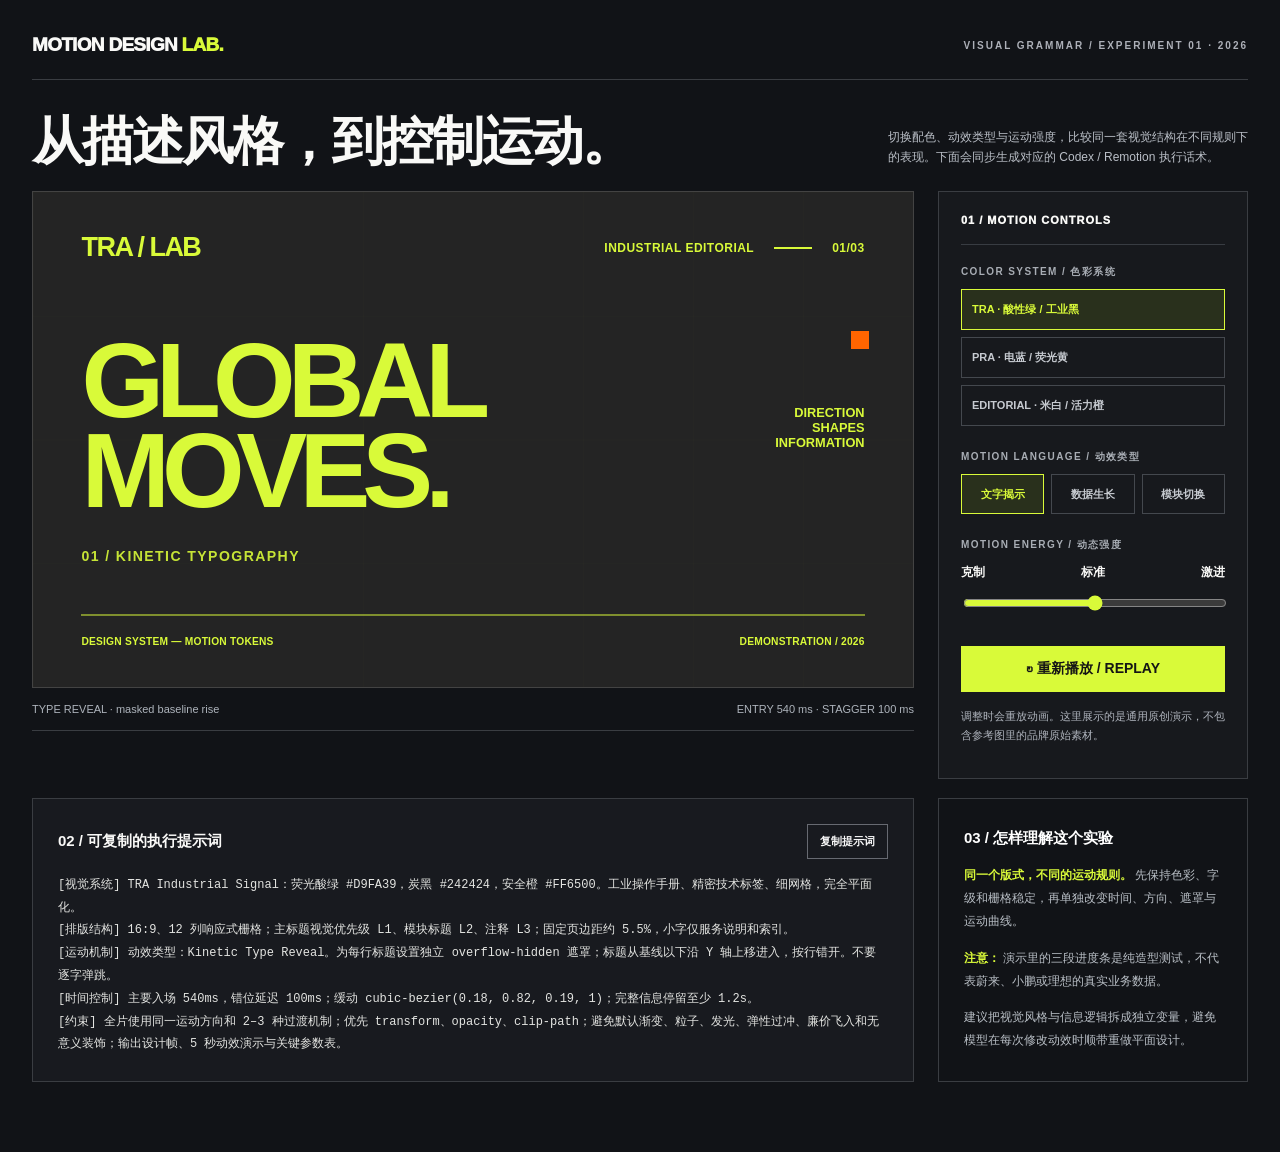
<file: demos/foundation.html>
<!doctype html>
<html lang="zh-CN"><head><meta charset="utf-8"><meta name="viewport" content="width=device-width, initial-scale=1">
<title>MOTION DESIGN LAB / 01</title>
<style>
:root{--bg:#111317;--card:#1e2025;--line:#3a3d42;--muted:#adb0b8;--text:#f9f9f7;--accent:#d9fa39;--stage:#242424;--ink:#d9fa39;--paper:#202020;--hot:#ff6500;--a:540ms;--b:800ms;--c:400ms;--stagger:100ms}
*{box-sizing:border-box}body{margin:0;background:var(--bg);color:var(--text);font-family:Arial,"Helvetica Neue","PingFang SC","Microsoft Yahei",sans-serif;font-size:14px}button,input{font:inherit}button{cursor:pointer}.shell{width:min(1440px,calc(100% - 64px));margin:0 auto;padding:34px 0 70px}.topline{display:flex;gap:20px;justify-content:space-between;align-items:center;border-bottom:1px solid var(--line);padding:0 0 23px}.logo{font-size:19px;font-weight:950;letter-spacing:-.7px}.logo i{font-style:normal;color:var(--accent)}.tag{font-size:10px;color:var(--muted);font-weight:700;letter-spacing:2px}.lead{display:flex;align-items:flex-end;gap:25px;justify-content:space-between;margin:35px 0 24px}.lead h1{margin:0;font-weight:900;font-size:clamp(32px,4.1vw,55px);line-height:1.0;letter-spacing:-2px}.lead p{max-width:360px;color:#babfc7;line-height:1.7;margin:0;font-size:12px}.workspace{display:grid;grid-template-columns:minmax(0,1fr) 310px;gap:24px}.viewer{min-width:0}.stage{background:var(--stage);color:var(--ink);position:relative;width:100%;aspect-ratio:16/9;overflow:hidden;border:1px solid rgba(255,255,255,.14);isolation:isolate}.stage:before{content:"";position:absolute;inset:0;background-image:linear-gradient(90deg,color-mix(in srgb,var(--ink) 8%,transparent) 1px,transparent 1px),linear-gradient(color-mix(in srgb,var(--ink) 8%,transparent) 1px,transparent 1px);background-size:12.5% 25%;opacity:.17;pointer-events:none}.stage:after{content:"";position:absolute;top:0;left:-40%;height:100%;width:24%;background:color-mix(in srgb,var(--hot) 70%, transparent);transform:skewX(-12deg);opacity:.85;pointer-events:none;mix-blend-mode:normal}.stage[data-palette=pra]{--stage:#003bf2;--ink:#faff00;--paper:#faff00;--hot:#0d0d16}.stage[data-palette=tra]{--stage:#242424;--ink:#d9fa39;--paper:#d9fa39;--hot:#ff6500}.stage[data-palette=editorial]{--stage:#f4f3ec;--ink:#191a1b;--paper:#ff592d;--hot:#191a1b}.stage.playing:after{animation:sweep var(--c) cubic-bezier(.66,0,.25,1) both}.stage[data-mode=type] .type-view,.stage[data-mode=data] .data-view,.stage[data-mode=panels] .panel-view{display:block}.view{display:none}.top-meta{position:absolute;left:5.5%;right:5.5%;top:8%;display:flex;justify-content:space-between;align-items:center;z-index:3;font-size:clamp(6px,1vw,12px);font-weight:850;letter-spacing:.04em}.top-meta b{font-size:clamp(15px,2.2vw,27px);letter-spacing:-1.5px}.top-meta .rules{display:flex;gap:20px;align-items:center}.rule{width:38px;height:2px;background:var(--ink)}.footer-meta{position:absolute;bottom:8%;left:5.5%;right:5.5%;display:flex;justify-content:space-between;align-items:center;z-index:4;font-weight:800;font-size:clamp(7px,.8vw,11px);letter-spacing:.02em}.footer-meta:before{content:"";position:absolute;top:-22px;width:100%;height:2px;background:var(--ink);opacity:.5}.type-hero{position:absolute;left:5.5%;top:29%;width:74%;font-size:clamp(38px,8.3vw,130px);letter-spacing:-.075em;line-height:.85;font-weight:900}.type-hero .line{display:block;overflow:hidden;padding-right:10px;white-space:nowrap}.type-hero .line span{display:block;transform:translateY(110%)}.stage.playing .type-hero .line span{animation:rise var(--a) cubic-bezier(.18,.82,.19,1) both}.stage.playing .type-hero .line:nth-child(2) span{animation-delay:var(--stagger)}.side-caption{position:absolute;right:5.5%;top:43%;font-size:clamp(8px,1.0vw,13px);font-weight:900;text-align:right;max-width:150px}.marker{position:absolute;top:28%;right:5%;width:18px;height:18px;background:var(--hot);transform:scale(0)}.stage.playing .marker{animation:pop var(--b) cubic-bezier(.22,1,.36,1) both;animation-delay:var(--stagger)}.type-undertitle{position:absolute;left:5.5%;top:72%;font-size:clamp(8px,1.1vw,15px);font-weight:800;letter-spacing:.1em;opacity:.9}.data-view{position:absolute;inset:0}.data-title{position:absolute;left:5.5%;top:25%;font-size:clamp(24px,5vw,72px);letter-spacing:-.065em;font-weight:900}.data-grid{position:absolute;left:5.5%;top:49%;right:5.5%;display:grid;grid-template-columns:repeat(3,1fr);gap:2.8%}.data-module{border-top:2px solid var(--ink);padding-top:10px;font-size:clamp(7px,.9vw,12px);font-weight:900;min-width:0}.data-module .num{display:block;margin:4px 0;font-size:clamp(29px,5vw,70px);letter-spacing:-.07em;line-height:1.05}.barbase{height:14px;margin-top:11px;background:color-mix(in srgb,var(--ink) 18%,transparent);overflow:hidden}.barfill{width:0;height:100%;background:var(--ink);transform-origin:left}.data-module:nth-child(2) .barfill{background:var(--hot)}.stage.playing .barfill{animation:fill var(--b) cubic-bezier(.23,1,.34,1) both;animation-delay:var(--stagger)}.stage.playing .data-module:nth-child(2) .barfill{animation-delay:calc(var(--stagger) * 2)}.stage.playing .data-module:nth-child(3) .barfill{animation-delay:calc(var(--stagger) * 3)}.stage.playing .data-title{animation:slide var(--a) cubic-bezier(.15,.82,.16,1) both}.panel-view{position:absolute;left:5.5%;right:5.5%;top:29%;bottom:20%;display:none}.panel-title{font-size:clamp(18px,3vw,42px);font-weight:900;letter-spacing:-.05em;margin-bottom:20px}.panels{display:grid;grid-template-columns:repeat(3,1fr);gap:10px;height:65%}.panel{padding:clamp(8px,1.4vw,20px);background:var(--paper);color:var(--stage);display:flex;flex-direction:column;justify-content:space-between;clip-path:inset(0 100% 0 0);font-weight:900;min-width:0}.panel:nth-child(2){background:var(--hot);color:white}.panel:nth-child(3){background:var(--ink);color:var(--stage)}.panel small{font-size:clamp(8px,1vw,12px)}.panel strong{font-size:clamp(15px,2.5vw,40px);letter-spacing:-.04em}.stage.playing .panel{animation:uncover var(--a) cubic-bezier(.17,.85,.2,1) both}.stage.playing .panel:nth-child(2){animation-delay:var(--stagger)}.stage.playing .panel:nth-child(3){animation-delay:calc(var(--stagger)*2)}.stage.playing .panel-title{animation:slide var(--a) cubic-bezier(.15,.82,.16,1) both}.view-info{padding:15px 0;color:#aeb4bc;display:flex;justify-content:space-between;font-size:11px;gap:15px;border-bottom:1px solid var(--line)}.controls{border:1px solid var(--line);background:#17191d;padding:22px;align-self:start}.section-name{font-weight:950;letter-spacing:.09em;font-size:11px;padding-bottom:18px;border-bottom:1px solid #383c42;margin-bottom:20px}.group{margin-bottom:24px}.group .kicker{font-size:10px;font-weight:900;color:#a8adb4;letter-spacing:.14em;margin-bottom:10px}.choices{display:grid;grid-template-columns:1fr;gap:7px}.choices.three{grid-template-columns:repeat(3,1fr)}.choice{padding:12px 10px;border:1px solid #44484e;background:transparent;color:#c6cad0;text-align:left;font-size:11px;font-weight:800;min-height:40px}.choice.on{border-color:#d9fa39;color:#d9fa39;background:#29301c}.choices.three .choice{text-align:center;padding:10px 2px}.scale-row{display:flex;align-items:center;justify-content:space-between;gap:10px;font-size:12px;font-weight:bold;margin:12px 0}.slider{width:100%;accent-color:#d9fa39}.go{width:100%;height:46px;border:0;background:#d9fa39;color:#151515;font-weight:900;margin-top:8px}.hint{font-size:11px;line-height:1.7;color:#aeb3bc;margin-top:15px}.bottom{display:grid;grid-template-columns:1fr 310px;gap:24px;margin-top:19px}.brief{border:1px solid var(--line);padding:25px;background:#181a1f}.brief .hd{display:flex;align-items:center;justify-content:space-between;gap:10px}.brief h2{margin:0;font-size:15px}.copy{border:1px solid #676a71;background:transparent;color:#f7f7f7;padding:9px 12px;font-size:11px;font-weight:800}.brief pre{font-family:"SFMono-Regular",Consolas,monospace;font-size:12px;white-space:pre-wrap;color:#e3e4e1;line-height:1.9;margin:15px 0 0}.notes{padding:25px;border:1px solid var(--line);font-size:12px;line-height:1.9;color:#b8bec5}.notes b{color:#d9fa39}.notes h2{font-size:15px;color:#fff;margin:0 0 12px}.notes p{margin:0 0 14px}.notes p:last-child{margin:0}
@keyframes rise{from{transform:translateY(110%)}to{transform:translateY(0)}}@keyframes pop{0%{transform:scale(0)}70%{transform:scale(1.1)}100%{transform:scale(1)}}@keyframes sweep{0%{left:-40%;opacity:.8}100%{left:115%;opacity:.0}}@keyframes slide{from{opacity:0;transform:translateX(-36px)}to{opacity:1;transform:translateX(0)}}@keyframes fill{0%{width:0}100%{width:var(--target)}}@keyframes uncover{from{clip-path:inset(0 100% 0 0)}to{clip-path:inset(0 0 0 0)}}
@media(max-width:1080px){.workspace,.bottom{grid-template-columns:1fr}.choices{grid-template-columns:repeat(3,1fr)}.notes{order:2}.controls{max-width:none}.type-hero{font-size:clamp(48px,10vw,110px)}}@media(max-width:640px){.shell{width:calc(100% - 28px);padding-top:17px}.lead{display:block;margin:25px 0}.lead p{margin-top:14px}.topline{gap:8px}.tag{font-size:8px;letter-spacing:.5px}.controls{padding:17px}.choices{grid-template-columns:1fr}.stage{aspect-ratio:1.24}.type-hero{font-size:11.7vw;top:35%}.side-caption{top:25%;font-size:8px}.data-title{top:29%}.panel-view{top:33%}.panel-title{font-size:24px}.panel strong{font-size:14px}.top-meta{font-size:8px}.top-meta .rules{gap:3px}.rule{width:12px}.footer-meta{font-size:7px}.stage:after{width:35%}}
@media(prefers-reduced-motion:reduce){.stage:not(.playing) *{animation:none!important}}
</style></head>
<body><div class="shell">
<div class="topline"><div class="logo">MOTION<span> DESIGN </span><i>LAB.</i></div><div class="tag">VISUAL GRAMMAR / EXPERIMENT 01 · 2026</div></div>
<div class="lead"><h1>从描述风格，到控制运动。</h1><p>切换配色、动效类型与运动强度，比较同一套视觉结构在不同规则下的表现。下面会同步生成对应的 Codex / Remotion 执行话术。</p></div>
<div class="workspace"><div class="viewer"><div class="stage playing" id="stage" data-mode="type" data-palette="tra"><div class="top-meta"><b id="stagebrand">TRA / LAB</b><span class="rules">INDUSTRIAL EDITORIAL <span class="rule"></span> 01/03</span></div>
<div class="view type-view"><div class="marker"></div><div class="type-hero"><div class="line"><span>GLOBAL</span></div><div class="line"><span>MOVES.</span></div></div><div class="side-caption">DIRECTION<br>SHAPES<br>INFORMATION</div><div class="type-undertitle">01 / KINETIC TYPOGRAPHY</div></div>
<div class="view data-view"><div class="data-title">THREE PATHS.</div><div class="data-grid"><div class="data-module">01 / MARKET<div class="num">01</div>RESEARCH<div class="barbase"><div class="barfill" style="--target:84%"></div></div></div><div class="data-module">02 / STRATEGY<div class="num">02</div>COMPARE<div class="barbase"><div class="barfill" style="--target:53%"></div></div></div><div class="data-module">03 / ACTION<div class="num">03</div>REVEAL<div class="barbase"><div class="barfill" style="--target:72%"></div></div></div></div></div>
<div class="view panel-view"><div class="panel-title">STRUCTURE → STORY</div><div class="panels"><div class="panel"><small>01 / INSIGHT</small><strong>READ</strong></div><div class="panel"><small>02 / LOGIC</small><strong>BUILD</strong></div><div class="panel"><small>03 / RESULT</small><strong>SHOW</strong></div></div></div>
<div class="footer-meta"><span>DESIGN SYSTEM — MOTION TOKENS</span><span>DEMONSTRATION / 2026</span></div></div>
<div class="view-info"><span id="modeInfo">TYPE REVEAL · masked baseline rise</span><span id="timingInfo">ENTRY 540 ms · STAGGER 100 ms</span></div></div>
<aside class="controls"><div class="section-name">01 / MOTION CONTROLS</div><div class="group"><div class="kicker">COLOR SYSTEM / 色彩系统</div><div class="choices" id="palettes"><button class="choice on" data-value="tra">TRA · 酸性绿 / 工业黑</button><button class="choice" data-value="pra">PRA · 电蓝 / 荧光黄</button><button class="choice" data-value="editorial">EDITORIAL · 米白 / 活力橙</button></div></div>
<div class="group"><div class="kicker">MOTION LANGUAGE / 动效类型</div><div class="choices three" id="modes"><button class="choice on" data-value="type">文字揭示</button><button class="choice" data-value="data">数据生长</button><button class="choice" data-value="panels">模块切换</button></div></div>
<div class="group"><div class="kicker">MOTION ENERGY / 动态强度</div><div class="scale-row"><span>克制</span><span id="energyName">标准</span><span>激进</span></div><input class="slider" id="energy" type="range" min="1" max="3" value="2" step="1" aria-label="动态强度"></div><button class="go" id="replay">↻ 重新播放 / REPLAY</button><p class="hint">调整时会重放动画。这里展示的是通用原创演示，不包含参考图里的品牌原始素材。</p></aside></div>
<div class="bottom"><section class="brief"><div class="hd"><h2>02 / 可复制的执行提示词</h2><button class="copy" id="copy">复制提示词</button></div><pre id="prompt"></pre></section><aside class="notes"><h2>03 / 怎样理解这个实验</h2><p><b>同一个版式，不同的运动规则。</b> 先保持色彩、字级和栅格稳定，再单独改变时间、方向、遮罩与运动曲线。</p><p><b>注意：</b> 演示里的三段进度条是纯造型测试，不代表蔚来、小鹏或理想的真实业务数据。</p><p>建议把视觉风格与信息逻辑拆成独立变量，避免模型在每次修改动效时顺带重做平面设计。</p></aside></div>
</div>
<script>
const stage=document.getElementById('stage'); const prompt=document.getElementById('prompt');
let palette='tra',mode='type',energy=2;
const palText={tra:'TRA Industrial Signal：荧光酸绿 #D9FA39，炭黑 #242424，安全橙 #FF6500。工业操作手册、精密技术标签、细网格，完全平面化。',pra:'PRA Electric Editorial：电蓝 #003CF5，荧光黄 #F7FF00，近黑 #101018，纸白 #F7F7F7。超大排版和高对比色块，严谨网格，不用外发光。',editorial:'Quiet Editorial：暖白 #F4F3EC，近黑 #191A1B，活力橙 #FF592D。强调呼吸感、强字级对比、干净留白。'};
const modes={type:['TYPE REVEAL · masked baseline rise','动效类型：Kinetic Type Reveal。为每行标题设置独立 overflow-hidden 遮罩；标题从基线以下沿 Y 轴上移进入，按行错开。不要逐字弹跳。'],data:['DATA GROWTH · aligned bar reveals','动效类型：Data Reveal。静态网格和标签先保持不动；图表从左至右按组填充，数值与标签对齐，依次入场。数据只用真实来源或明确标注的占位数据。'],panels:['MODULAR TRANSITION · left-to-right clipping','动效类型：Modular Mask Wipe。三个等宽面板固定在网格中，用从左至右的矩形裁切揭示；每个模块错开起始时间。禁止旋转飞入或任意缩放。']};
const curve={1:'cubic-bezier(0.22, 1, 0.36, 1)',2:'cubic-bezier(0.18, 0.82, 0.19, 1)',3:'cubic-bezier(0.14, 0.92, 0.16, 1)'};
function replay(){stage.classList.remove('playing');void stage.offsetWidth;stage.classList.add('playing')}
function update(){const ms={1:[780,100,1000],2:[540,100,800],3:[360,65,600]}[energy];stage.dataset.palette=palette;stage.dataset.mode=mode; stage.style.setProperty('--a',ms[0]+'ms');stage.style.setProperty('--b',ms[2]+'ms');stage.style.setProperty('--c',Math.floor(ms[0]*.67)+'ms');stage.style.setProperty('--stagger',ms[1]+'ms');document.getElementById('energyName').innerText=['','克制','标准','激进'][energy];document.getElementById('stagebrand').innerText=palette==='pra'?'PRA / LAB':palette==='tra'?'TRA / LAB':'MOTION / LAB';document.getElementById('modeInfo').textContent=modes[mode][0];document.getElementById('timingInfo').textContent=`ENTRY ${ms[0]} ms · STAGGER ${ms[1]} ms`;
prompt.textContent=`[视觉系统] ${palText[palette]}\n[排版结构] 16:9、12 列响应式栅格；主标题视觉优先级 L1、模块标题 L2、注释 L3；固定页边距约 5.5%，小字仅服务说明和索引。\n[运动机制] ${modes[mode][1]}\n[时间控制] 主要入场 ${ms[0]}ms，错位延迟 ${ms[1]}ms；缓动 ${curve[energy]}；完整信息停留至少 1.2s。\n[约束] 全片使用同一运动方向和 2–3 种过渡机制；优先 transform、opacity、clip-path；避免默认渐变、粒子、发光、弹性过冲、廉价飞入和无意义装饰；输出设计帧、5 秒动效演示与关键参数表。`;
replay();}
for(const btn of document.querySelectorAll('#palettes .choice'))btn.addEventListener('click',()=>{palette=btn.dataset.value;document.querySelectorAll('#palettes .choice').forEach(x=>x.classList.toggle('on',x===btn));update()});
for(const btn of document.querySelectorAll('#modes .choice'))btn.addEventListener('click',()=>{mode=btn.dataset.value;document.querySelectorAll('#modes .choice').forEach(x=>x.classList.toggle('on',x===btn));update()});
document.getElementById('energy').addEventListener('input',e=>{energy=+e.target.value;update()});document.getElementById('replay').addEventListener('click',replay);
document.getElementById('copy').addEventListener('click',async()=>{try{await navigator.clipboard.writeText(prompt.textContent);document.getElementById('copy').innerText='已复制 ✓'}catch(e){let r=window.getSelection();let range=document.createRange();range.selectNodeContents(prompt);r.removeAllRanges();r.addRange(range);document.getElementById('copy').innerText='已选中文本';}setTimeout(()=>document.getElementById('copy').innerText='复制提示词',1500)});update();
</script></body></html>
</file>
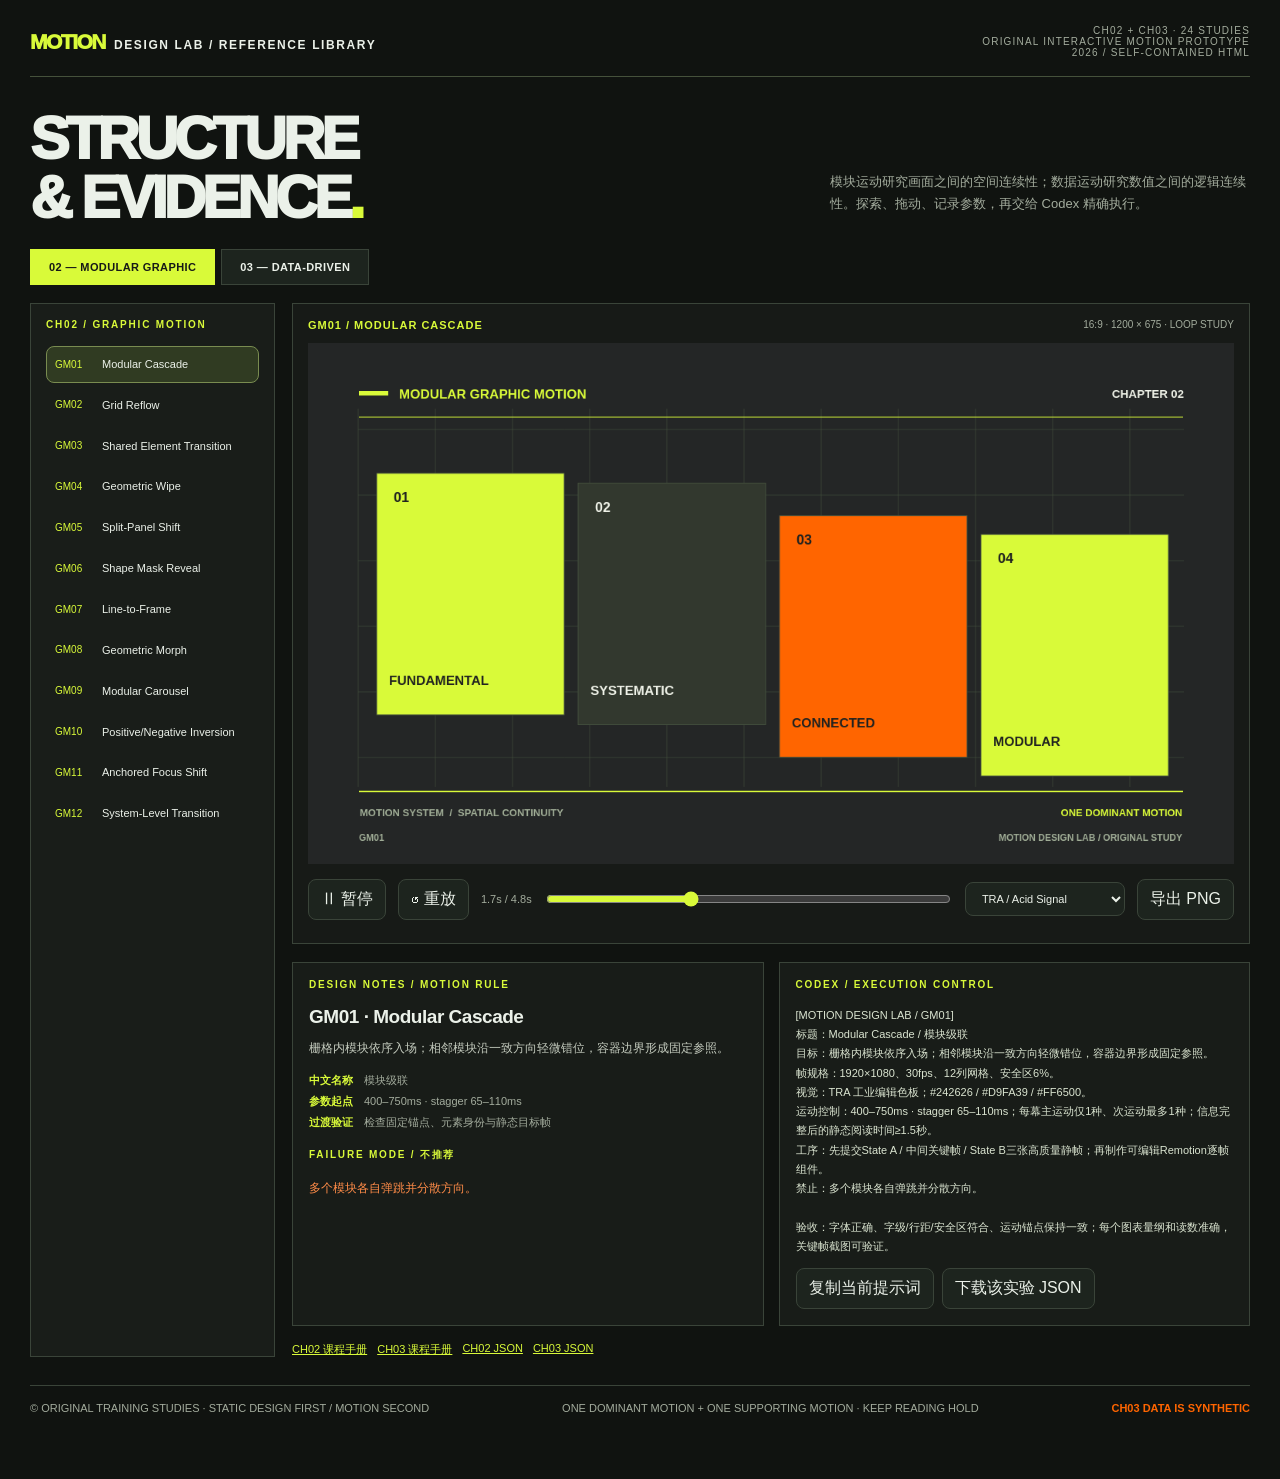
<file: demos/modular.html>
<!doctype html><html lang="zh-CN"><head><meta charset="utf-8"><meta name="viewport" content="width=device-width,initial-scale=1"/><title>MOTION DESIGN LAB — CH02 / CH03</title>
<style>
:root{--bg:#101310;--panel:#191d19;--edge:#3a4439;--ink:#ebf1e9;--muted:#a3ac9d;--key:#d9fa39;--orange:#ff6500}*{box-sizing:border-box}html{color-scheme:dark}body{margin:0;background:var(--bg);color:var(--ink);font-family:Inter,"Noto Sans CJK SC","PingFang SC","Microsoft YaHei",Arial,sans-serif}button,select,input{font:inherit}button,select{border:1px solid var(--edge);background:#1d241e;color:var(--ink);border-radius:8px;cursor:pointer;padding:9px 12px}button:hover,select:hover{border-color:var(--key)}.layout{max-width:1560px;margin:auto;padding:25px 30px 65px}.mast{display:flex;align-items:center;justify-content:space-between;border-bottom:1px solid #45513b;padding-bottom:18px;gap:20px}.wordmark{font-size:21px;font-weight:950;letter-spacing:-1.5px;color:var(--key)}.wordmark span{font-size:12px;letter-spacing:1.6px;font-weight:700;margin-left:9px;color:var(--ink)}.topnote{font-size:10px;letter-spacing:1.2px;color:var(--muted);text-align:right}.intro{margin:32px 0 21px;display:flex;justify-content:space-between;align-items:end;gap:20px}.intro h1{font-size:clamp(36px,4.6vw,72px);margin:0;letter-spacing:-.07em;line-height:1.01;font-weight:950}.intro p{font-size:13px;color:var(--muted);max-width:420px;line-height:1.7}.chapter{display:flex;flex-wrap:wrap;gap:6px;margin-bottom:18px}.chapter button{border-radius:0;padding:11px 18px;font-weight:800;font-size:11px;letter-spacing:.4px}.chapter button.active{background:var(--key);color:#171917;border-color:var(--key)}.main{display:grid;grid-template-columns:245px minmax(0,1fr);gap:17px}.sidebar{background:var(--panel);border:1px solid var(--edge);min-height:600px;padding:15px}.smallhead{font-size:10px;color:var(--key);letter-spacing:1.8px;font-weight:800;margin-bottom:16px}.items{display:grid;gap:4px}.study{background:transparent;text-align:left;border-color:transparent;padding:10px 8px;font-size:11px;display:flex;align-items:center;gap:9px;line-height:1.35}.study .code{color:var(--key);font-size:10px;min-width:38px}.study.active{border-color:#798c50;background:#303b22}.stagebox{border:1px solid var(--edge);background:#171a17;padding:15px;min-width:0}.stagehead{display:flex;align-items:center;justify-content:space-between;gap:8px;margin-bottom:12px}.stagehead .id{font-size:11px;color:var(--key);letter-spacing:1px;font-weight:800}.stagehead .status{font-size:10px;color:var(--muted)}canvas{width:100%;height:auto;display:block;background:#242626}.controls{display:flex;align-items:center;gap:12px;flex-wrap:wrap;margin:15px 0 8px}.controls select{font-size:11px}.controls .time{font-size:11px;color:var(--muted);font-variant-numeric:tabular-nums}.controls input{flex:1;min-width:120px;accent-color:var(--key)}.info{display:grid;grid-template-columns:1fr 1fr;gap:15px;margin-top:18px}.panel{border:1px solid var(--edge);background:#181c18;padding:16px;min-width:0}.panel h2{font-size:19px;margin:0 0 10px;letter-spacing:-.025em}.panel p{font-size:12px;line-height:1.7;color:#c5ccbf;margin:0 0 12px}.meta{font-size:11px;color:var(--muted);line-height:1.9}.meta strong{color:var(--key)}.danger{color:#ff8c48!important}.prompt{white-space:pre-wrap;word-break:break-word;color:#dae4d0!important;font-size:11px!important;line-height:1.75!important}.pill{font-size:10px;letter-spacing:.5px;border:1px solid #596844;padding:5px 7px;color:var(--key)}.footer{margin-top:28px;border-top:1px solid var(--edge);padding-top:16px;font-size:11px;color:var(--muted);display:flex;justify-content:space-between;gap:10px;flex-wrap:wrap}.note{color:var(--orange);font-weight:800}.bts{display:flex;gap:8px;flex-wrap:wrap}.warning{font-size:10px;color:#fec697;margin:5px 0}.liblinks{display:flex;gap:10px;flex-wrap:wrap;margin:16px 0 0}.liblinks a{color:var(--key);font-size:11px} @media(max-width:1050px){.main{grid-template-columns:1fr}.sidebar{min-height:0}.items{grid-template-columns:repeat(3,minmax(0,1fr))}.info{grid-template-columns:1fr 1fr}}@media(max-width:650px){.layout{padding:15px 12px 35px}.mast{align-items:start}.wordmark{font-size:17px}.wordmark span{display:block;margin:5px 0 0}.intro{display:block}.intro h1{font-size:38px}.intro p{font-size:12px}.items{grid-template-columns:1fr 1fr}.info{grid-template-columns:1fr}.controls{gap:5px}.controls input{order:3;min-width:100%}.sidebar{padding:10px}.study{font-size:10px;padding:8px 5px}}
</style></head><body><div class="layout"><header class="mast"><div class="wordmark">MOTION<span>DESIGN LAB / REFERENCE LIBRARY</span></div><div class="topnote">CH02 + CH03 · 24 STUDIES<br>ORIGINAL INTERACTIVE MOTION PROTOTYPE<br>2026 / SELF-CONTAINED HTML</div></header><section class="intro"><h1>STRUCTURE<br>& EVIDENCE<span style="color:var(--key)">.</span></h1><p>模块运动研究画面之间的空间连续性；数据运动研究数值之间的逻辑连续性。探索、拖动、记录参数，再交给 Codex 精确执行。</p></section><div class="chapter"><button id="chapter02" class="active">02 — MODULAR GRAPHIC</button><button id="chapter03">03 — DATA-DRIVEN</button></div><div class="main"><aside class="sidebar"><div class="smallhead" id="sideTitle">CH02 / GRAPHIC MOTION</div><div class="items" id="studies"></div></aside><main><div class="stagebox"><div class="stagehead"><span class="id" id="ident">GM01 / MODULAR CASCADE</span><span class="status">16:9 · 1200 × 675 · LOOP STUDY</span></div><canvas id="stage" width="1200" height="675" aria-label="原创二维动效实验舞台"></canvas><div class="controls"><button id="play" type="button">Ⅱ 暂停</button><button id="replay" type="button">↺ 重放</button><span class="time" id="clock">0.0s / 4.8s</span><input id="scrub" type="range" min="0" max="1000" value="0" aria-label="运动时间轴"/><select id="palette" aria-label="配色"><option value="tra">TRA / Acid Signal</option><option value="pra">PRA / Electric Editorial</option><option value="mono">Editorial / Monochrome</option></select><button id="png" type="button">导出 PNG</button></div><div class="warning" id="dataWarning" style="display:none">DEMO DATA ONLY / 所有示例数值均为合成教学数据，不能引用为真实企业数据。</div></div><section class="info"><div class="panel"><div class="smallhead">DESIGN NOTES / MOTION RULE</div><h2 id="techTitle">GM01 · Modular Cascade</h2><p id="techDescr"></p><div class="meta" id="techMeta"></div><div style="margin-top:15px" class="smallhead">FAILURE MODE / 不推荐</div><p id="techFail" class="danger"></p></div><div class="panel"><div class="smallhead">CODEX / EXECUTION CONTROL</div><p class="prompt" id="prompt"></p><div class="bts"><button id="copy">复制当前提示词</button><button id="json">下载该实验 JSON</button></div></div></section><div class="liblinks"><a href="Motion_Design_Lab_CH02.md">CH02 课程手册</a><a href="Motion_Design_Lab_CH03.md">CH03 课程手册</a><a href="Motion_Design_Lab_CH02_catalog.json">CH02 JSON</a><a href="Motion_Design_Lab_CH03_catalog.json">CH03 JSON</a></div></main></div><footer class="footer"><span>© ORIGINAL TRAINING STUDIES · STATIC DESIGN FIRST / MOTION SECOND</span><span>ONE DOMINANT MOTION + ONE SUPPORTING MOTION · KEEP READING HOLD</span><span class="note">CH03 DATA IS SYNTHETIC</span></footer></div>
<script>
const S02=[
['GM01','Modular Cascade','模块级联','栅格内模块依序入场；相邻模块沿一致方向轻微错位，容器边界形成固定参照。','400–750ms · stagger 65–110ms','多个模块各自弹跳并分散方向。'],
['GM02','Grid Reflow','网格重排','同一组面板在两种栅格状态之间插值；元素身份、色彩、边界持续存在。','650–1000ms · fixed element IDs','直接销毁旧布局并闪白切换。'],
['GM03','Shared Element Transition','共享元素转场','上一镜中的同一色块自然成为下一镜主体容器；保持视觉中心与对象身份。','550–900ms · shared ID + bbox','用两张“很像”的图硬切，仍然不连续。'],
['GM04','Geometric Wipe','几何擦除','从既有模块延展出一块具有明确方向的遮罩，逐步替换信息。','350–600ms · direction x+','用无关的光效/圆形爆破覆盖整个画面。'],
['GM05','Split-Panel Shift','分栏重构','两栏宽度动态重新分配，内容跟随对应容器而非各自飞入。','450–750ms · preserve panel origins','文字和容器同步拉伸，导致字形变形。'],
['GM06','Shape Mask Reveal','形状遮罩揭示','内容静止不动，仅遮罩边界揭示机器/图像内容。','350–650ms · clip anchored','图片与遮罩一起移动破坏参照。'],
['GM07','Line-to-Frame','线形成容器','一条线条逐段折转形成信息容器，再呈现框内内容。','600–900ms · line→frame→content','线条无目的地在屏幕上爬行。'],
['GM08','Geometric Morph','几何形态变换','圆、方、矩形通过体积和中心连续的变形传达状态改变。','500–900ms · centroid fixed','路径跳变或不稳定的面积突变。'],
['GM09','Modular Carousel','模块长卷','卡片共享一个轨道与位移速度，以固定阅读窗口依次进入视野。','700–1200ms · hold >=1.3s','内容不断滚动，观众无法读完。'],
['GM10','Positive/Negative Inversion','正负形反相','前景与背景在同一个网格单元内反相强调，不破坏文本对比。','300–600ms · single inversion','频繁白闪与高频反相导致不适。'],
['GM11','Anchored Focus Shift','定锚焦点迁移','保持面板位置不变，只移动高亮边框和附加信息。','550–850ms · one focus','所有信息同时运动，无法辨识主次。'],
['GM12','System-Level Transition','系统级章节转场','标题、侧标、图形共用同一栅格与动画方向，转场后自然保留品牌识别。','800–1400ms · one lead motion','每一场都使用不同风格，系列视觉不统一。']];
const S03=[
['DM01','Progressive Disclosure','数据递进揭示','先展示坐标系、单位和基准，再出现图表，最后出现结论。','800–1600ms · axis→data→insight','数字先出现但观众不知道它表达什么。'],
['DM02','Ranked Bars','排序条形比较','柱长精确映射同一指标，零基线固定，标签和数值同数据源。','800–1600ms · scale starts 0','改变比例尺让差异显得更大。'],
['DM03','Line Path Tracing','时间序列路径追踪','从左至右揭示真实时间序列形态，按相同时间间隔布点。','900–1800ms · time linear','曲线路径与数据点不一致。'],
['DM04','Scatter / Dot Morph','散点与比较图变换','每个点绑定同一记录ID，位置在两套编码间平滑转换。','700–1500ms · datum ID stable','随机布点后声称有统计意义。'],
['DM05','Small Multiples','同尺度小倍图','三个小图共享相同Y轴范围和时间轴，依次强调而不是改变比例。','700–1200ms · same Y domain','每个小图自动缩放使差异不可比。'],
['DM06','Slopegraph Compare','斜率比较图','两时点端点固定单位，不同对象由同一条线追踪。','800–1400ms · endpoints labeled','把两种不相同的指标强行连线。'],
['DM07','Indexed Growth','基期指数化增长','所有对象以100为共同基期，清晰区分指数与绝对值。','1000–1600ms · baseline=100','把指数150当作150辆车。'],
['DM08','Timeline Event Annotation','事件时间轴','标出事件日期与对应位置，先建立坐标再揭示事件卡。','800–1600ms · true date spacing','等间隔摆放实际不等间距的事件。'],
['DM09','Part-to-Whole Stack','整体与构成堆叠','部分在整体中有准确长度，分项占比之和=100%。','800–1400ms · sum=100%','分项加起来不等于总量。'],
['DM10','Flow / Sankey Reveal','流量路径图','连接线宽度编码规模，方向与源汇关系明确。','1200–2200ms · conserved flow','随机线宽暗示不存在的流量。'],
['DM11','Geographic Evidence Motion','地理证据图','地理位置与路线必须有真实坐标；本演示仅为明确标注的抽象示意。','900–1800ms · projection fixed','把示意图伪装成准确地图。'],
['DM12','Uncertainty / Revision','不确定性与修订','趋势线、可信区间、预测区域同时呈现和标注。','800–1500ms · estimate flagged','将预测渲染为无误差的已发生事实。']];
const themes={tra:{bg:'#242626',panel:'#32382e',accent:'#d9fa39',accent2:'#ff6500',ink:'#eff2e8',muted:'#a0ad96',grid:'#45513e',dark:'#202220'},pra:{bg:'#053ae8',panel:'#0e45ff',accent:'#f9ff00',accent2:'#ffffff',ink:'#ffffff',muted:'#aac2ff',grid:'#4167ee',dark:'#101520'},mono:{bg:'#f1f1eb',panel:'#dfdfd9',accent:'#171917',accent2:'#ed5631',ink:'#171917',muted:'#70736a',grid:'#c5c8c0',dark:'#f5f5f0'}};
let CH=0, idx=0,play=true,phase=0,last=0,palette='tra';const T=4800,cv=document.querySelector('canvas'),ctx=cv.getContext('2d'),W=1200,H=675,stage=document.getElementById('stage');
const C=()=>themes[palette];let p=0;
function sat(v){return Math.max(0,Math.min(1,v))}function mix(a,b,t){return a+(b-a)*t}function ease(t){t=sat(t);return 1-Math.pow(1-t,3)}function seg(t,a,b){return ease((t-a)/(b-a))}function R(x,y,w,h,color,r=0){ctx.fillStyle=color;ctx.beginPath();ctx.roundRect(x,y,Math.max(0,w),Math.max(0,h),r);ctx.fill()}function S(x,y,w,h,c,l=1){ctx.strokeStyle=c;ctx.lineWidth=l;ctx.strokeRect(x,y,w,h)}function L(x1,y1,x2,y2,c,l=2){ctx.beginPath();ctx.strokeStyle=c;ctx.lineWidth=l;ctx.moveTo(x1,y1);ctx.lineTo(x2,y2);ctx.stroke()}
function txt(t,x,y,size=20,color=C().ink,weight=700,align='left'){ctx.fillStyle=color;ctx.font=`${weight} ${size}px "PingFang SC","Noto Sans CJK SC",Inter,Arial,sans-serif`;ctx.textAlign=align;ctx.textBaseline='alphabetic';ctx.fillText(t,x,y)}
function circ(x,y,r,c){ctx.beginPath();ctx.fillStyle=c;ctx.arc(x,y,Math.max(0,r),0,Math.PI*2);ctx.fill()}function path(pts,c,l=4){ctx.beginPath();ctx.lineJoin='round';ctx.lineCap='round';ctx.strokeStyle=c;ctx.lineWidth=l;pts.forEach(([x,y],i)=>i?ctx.lineTo(x,y):ctx.moveTo(x,y));ctx.stroke()}
function pointOn(a,b,k){return [mix(a[0],b[0],k),mix(a[1],b[1],k)]}
function partialLine(a,b,t,col,width=3){let e=pointOn(a,b,sat(t));L(a[0],a[1],e[0],e[1],col,width)}
function pathReveal(points,progress,c,w=4){if(progress<=0)return;let d=points.slice(0,Math.floor(progress*(points.length-1))+1);let q=progress*(points.length-1);const k=Math.floor(q),f=q-k;if(k<points.length-1)d.push(pointOn(points[k],points[k+1],f));path(d,c,w)}
function header(){const c=C();R(0,0,W,H,c.bg);for(let x=65;x<1140;x+=100){L(x,85,x,575,c.grid,.65)}for(let y=112;y<578;y+=85){L(65,y,1135,y,c.grid,.6)}R(66,62,38,6,c.accent);txt(CH?'DATA-DRIVEN MOTION':'MODULAR GRAPHIC MOTION',118,72,17,c.accent,800);txt(CH?'CHAPTER 03':'CHAPTER 02',1135,71,15,c.ink,700,'right');L(66,96,1134,96,c.accent,1);L(66,581,1134,581,c.accent,2);txt((CH?'SYNTHETIC DATA  /  DEMO ONLY':'MOTION SYSTEM  /  SPATIAL CONTINUITY'),67,613,13,c.muted,700);txt((CH?'DATA INTEGRITY MATTERS':'ONE DOMINANT MOTION'),1133,613,13,c.accent,800,'right');txt((CH?S03:S02)[idx][0],66,645,12,c.muted,700);txt('MOTION DESIGN LAB / ORIGINAL STUDY',1133,645,12,c.muted,700,'right')}
function tag(text,x,y,col){txt(text,x,y,16,col||C().accent,800)}
function panels(){let c=C();for(let i=0;i<3;i++){R(90+i*340,175,318,300,c.panel);S(90+i*340,175,318,300,c.grid,1);txt('0'+(i+1),112+i*340,215,20,c.accent,900);txt(['MODULE / A','MODULE / B','MODULE / C'][i],112+i*340,440,23,c.ink,800)}}
function drawG(i,t){let c=C(),q=seg(t,.08,.78),a=c.accent,b=c.accent2,ink=c.ink;
 if(i===0){for(let j=0;j<4;j++){let s=seg(t,.12+j*.10,.42+j*.10),x=89+j*261,y=168+ (1-s)*80;R(x,y,243,313,j===2?b:(j===1?c.panel:a));S(x,y,243,313,c.grid);txt('0'+(j+1),x+22,y+37,18,j===1?ink:c.dark,800);txt(['FUNDAMENTAL','SYSTEMATIC','CONNECTED','MODULAR'][j],x+16,y+274,17,j===1?ink:c.dark,900);}}
 if(i===1){for(let j=0;j<4;j++){let x0=90+j*262,y0=170,x1=90+(j%2)*520,y1=165+Math.floor(j/2)*166;let x=mix(x0,x1,q),y=mix(y0,y1,q),w=mix(246,492,q),h=mix(313,146,q);R(x,y,w,h,j===1?b:j===2?c.panel:a);S(x,y,w,h,c.grid);txt('0'+(j+1),x+20,y+40,23,j===2?ink:c.dark,900);txt(j===0?'STRUCTURE':j===1?'REFLOW':j===2?'IDENTITY':'ANCHOR',x+20,y+h-21,20,j===2?ink:c.dark,900);}}
 if(i===2){const q2=seg(t,.23,.79);for(let j=0;j<3;j++){let x0=90+j*350, y0=160,w0=330,h0=300;let x=mix(x0,90,q2),y=mix(y0,160+j*100,q2),w=mix(w0,1020,q2),h=mix(h0,96,q2);R(x,y,w,h,j===1?b:(j===0?a:c.panel));S(x,y,w,h,c.grid);if(q2>.85)txt(['THE','SAME','ELEMENT'][j],x+30,y+64,37,j===2?ink:c.dark,900);else txt('ID / '+(j+1),x+25,y+60,24,j===2?ink:c.dark,800)} }
 if(i===3){panels();let w=1070*q;R(66,121,w,416,b);ctx.save();ctx.beginPath();ctx.rect(66,121,w,416);ctx.clip();txt('GEOMETRIC',113,342,99,c.dark,950);txt('WIPE',117,448,105,c.dark,950);ctx.restore()}
 if(i===4){let w=mix(510,700,q), x=90;R(x,164,w,321,a);R(x+w+10,164,1030-w,321,c.panel);txt('PANEL / A',x+30,248,44,c.dark,900);txt('PRIMARY',x+30,426,53,c.dark,900);txt('PANEL / B',x+w+30,248,31,ink,900);L(x+w+6,150,x+w+6,503,b,5)}
 if(i===5){R(89,151,1022,365,c.panel);txt('TECHNICAL UNIT',113,211,25,ink,900);ctx.save();ctx.beginPath();ctx.rect(99,230,995*q,280);ctx.clip();R(195,258,725,173,a,25);R(240,226,525,45,c.bg,12);R(280,408,95,50,c.dark,14);R(720,408,95,50,c.dark,14);R(260,275,70,110,b,12);R(830,280,60,105,c.dark,5);txt('TRA / MACHINE',426,352,43,c.dark,950);ctx.restore();S(98,230,995,280,c.accent,2);}
 if(i===6){let x=205,y=178,w=766,h=296,s=q*4;partialLine([x,y],[x+w,y],s,a,6);partialLine([x+w,y],[x+w,y+h],s-1,a,6);partialLine([x+w,y+h],[x,y+h],s-2,a,6);partialLine([x,y+h],[x,y],s-3,a,6);let alpha=seg(t,.68,.92);ctx.globalAlpha=alpha;txt('STATS / 2035',x+42,y+89,61,ink,950);txt('FRAME GENERATED FROM REFERENCE LINE',x+44,y+225,19,b,700);ctx.globalAlpha=1;}
 if(i===7){let r=mix(115,12,q),w=mix(230,840,q),h=mix(230,265,q),x=600-w/2,y=315-h/2;R(x,y,w,h,a,r);txt(q<.55?'●':'SHAPE / SYSTEM',600,334,q<.55?100:58,c.dark,950,'center');}
 if(i===8){let shift=seg(t,.16,.70)*360;for(let j=0;j<4;j++){let x=128+j*358-shift;R(x,172,330,306,j===1?b:j===0?a:c.panel);S(x,172,330,306,c.grid,2);txt('0'+(j+1),x+23,225,30,j===0||j===1?c.dark:ink,900);txt(['DISCOVERY','STRUCTURE','INTERACTION','RESULT'][j],x+22,435,25,j===0||j===1?c.dark:ink,900)}ctx.fillStyle=c.bg;ctx.fillRect(0,118,80,440);ctx.fillRect(1120,118,80,440)}
 if(i===9){R(115,168,465,311,a);R(596,168,465,311,c.panel);const k=seg(t,.25,.55);R(115,168,465*k,311,b);txt('BEFORE',150,415,68,k>.62?c.dark:c.dark,950);txt('AFTER',630,415,68,ink,950);txt('POSITIVE / NEGATIVE',132,232,19,c.dark,800)}
 if(i===10){for(let j=0;j<4;j++){let x=100+j*260;R(x,170,236,307,c.panel);S(x,170,236,307,c.grid);txt('0'+(j+1),x+20,211,21,ink,850);txt(['FOCUS','MOTION','ANCHOR','SYSTEM'][j],x+20,443,24,ink,850)}let x=100+780*q;S(x,170,236,307,a,8);R(x,170,236,12,b);}
 if(i===11){R(104,166,1020,300,c.panel);let s=seg(t,.15,.65);R(104,166,1020*s,300,a);txt('MOTION',126,310,93,s>.6?c.dark:ink,950);txt('AS A SYSTEM',133,415,45,s>.7?c.dark:ink,900);R(104,483,690*s,12,b);R(808,483,316*s,12,c.accent);}
}
const demos=[36,61,82],dname=['BRAND A','BRAND B','BRAND C'];
function axes(x=151,y=480,w=892,h=282){let c=C();L(x,y,x+w,y,c.ink,2);L(x,y,x,y-h,c.ink,2);for(let j=0;j<=4;j++){let yy=y-h*j/4;L(x,yy,x+w,yy,c.grid,1);txt(String(j*25),x-15,yy+5,14,c.muted,600,'right')}}
function drawD(i,t){let c=C(),q=seg(t,.15,.81),a=c.accent,b=c.accent2,ink=c.ink;const x=154,y=479;
 if(i===0){let e1=seg(t,.08,.34),e2=seg(t,.31,.70),e3=seg(t,.70,.95);ctx.globalAlpha=e1;axes();ctx.globalAlpha=1;demos.forEach((v,j)=>{R(250+j*260,480-v*2.6*e2,180,v*2.6*e2,j===1?b:a);if(e3>.3)txt(v+'%',340+j*260,460-v*2.6*e2,26,ink,900,'center')});ctx.globalAlpha=e3;tag('INSIGHT → BRAND C LEADS',711,160,b);ctx.globalAlpha=1;}
 if(i===1){txt('COMPARATIVE INDEX / SAMPLE VALUES',151,172,20,ink,800);demos.forEach((v,j)=>{let yy=233+j*95;R(152,yy,920,58,c.panel);R(152,yy,920*(v/100)*q,58,j===1?b:a);txt(dname[j],169,yy+38,20,c.dark,900);txt(Math.round(v*q)+' / 100',1090,yy+38,20,ink,900,'right')});L(152,214,152,491,ink,3);}
 if(i===2){axes();const vals=[22,25,29,42,38,59,64,72,82],pts=vals.map((v,j)=>[x+24+j*100,y-v*3.0]);pathReveal(pts,q,a,7);pts.slice(0,Math.ceil(q*9)).forEach(([xx,yy])=>circ(xx,yy,5,b));txt('ILLUSTRATIVE TREND / 9 PERIODS',184,157,19,ink,800);tag('NO ACTUAL BRAND DATA',810,161,b);}
 if(i===3){axes();for(let j=0;j<30;j++){let x0=180+(j*71%860), y0=205+(j*47%210), x1=240+(j%5)*166, y1=215+Math.floor(j/5)*43;let xx=mix(x0,x1,q),yy=mix(y0,y1,q);circ(xx,yy,5+(j%4),j%5===0?b:a)}txt('SAME DATUM IDs / NEW VISUAL ENCODING',155,166,22,ink,850)}
 if(i===4){for(let j=0;j<3;j++){let x0=93+j*351;R(x0,174,325,306,c.panel);txt(dname[j],x0+18,218,22,ink,900);const series=[[33,42,51,55,61],[18,29,27,43,61],[12,20,35,56,82]][j];let pts=series.map((v,k)=>[x0+23+k*66,440-v*2.15]);pathReveal(pts,q,j===1?b:a,6);txt('SAME SCALE 0–100',x0+16,465,12,c.muted,750)} }
 if(i===5){L(250,165,250,498,ink,2);L(968,165,968,498,ink,2);txt('T0',250,148,21,a,900,'center');txt('T1',968,148,21,a,900,'center');const val0=[25,50,70],val1=[36,61,82];for(let j=0;j<3;j++){let y0=482-val0[j]*3.2, y1=482-val1[j]*3.2;partialLine([250,y0],[968,y1],q,j===1?b:a,5);circ(250,y0,8,j===1?b:a);circ(mix(250,968,q),mix(y0,y1,q),8,j===1?b:a);txt(dname[j],212,y0+6,17,ink,800,'right');if(q>.83)txt(String(val1[j]),992,y1+7,20,ink,800)} }
 if(i===6){
  const x0=154,y0=458,plotW=888,plotH=232;
  L(x0,y0,x0+plotW,y0,ink,2);L(x0,y0,x0,y0-plotH,ink,2);
  for(let tick=100;tick<=180;tick+=20){let yy=458-(tick-100)*2.9;L(x0,yy,x0+plotW,yy,c.grid,1);txt(String(tick),x0-14,yy+5,14,c.muted,600,'right')}
  const ar=[[100,110,112,136,151],[100,103,122,143,157],[100,115,125,132,170]];
  ar.forEach((series,j)=>{let pts=series.map((v,k)=>[174+k*214,458-(v-100)*2.9]);pathReveal(pts,q,[a,b,ink][j],j===2?3:5);if(q>.75)txt(dname[j],1080,pts[4][1]+6,16,[a,b,ink][j],850)});
  L(154,458,1044,458,c.muted,1);tag('BASE PERIOD INDEX = 100',154,167,ink)
 }
 if(i===7){L(135,360,1064,360,ink,4);const evt=[['2022',195],['2023',398],['2024',617],['2025',824],['2026',1030]];evt.forEach((e,j)=>{let ss=seg(t,.12+j*.12,.35+j*.12);circ(e[1],360,9*ss,j===3?b:a);ctx.globalAlpha=ss;L(e[1],360,e[1],j%2?278:437,a,2);txt(e[0],e[1],j%2?250:460,21,ink,850,'center');ctx.globalAlpha=1});tag('TIMELINE / ILLUSTRATIVE DATES',136,174,ink)}
 if(i===8){let parts=[42,33,25],cols=[a,b,ink],ox=150;parts.forEach((v,j)=>{let left=ox+parts.slice(0,j).reduce((sum,x)=>sum+x,0)*9;let ww=v*9*q;R(left,236,ww,180,cols[j]);if(ww>70)txt(v+'%',left+ww/2,342,31,j===2?c.bg:c.dark,950,'center')});S(150,236,900,180,ink,2);txt('PARTS OF A WHOLE / SUM = 100%',150,196,22,ink,850);}
 if(i===9){const sources=[['S1',180,232,80],['S2',180,344,57],['S3',180,452,40]],target=[['D1',1000,267],['D2',1000,426]];sources.forEach((s,j)=>{R(s[1],s[2],124,45,j===1?b:a);txt(s[0],s[1]+18,s[2]+30,19,c.dark,900)});target.forEach((d,j)=>{R(d[1],d[2],140,56,c.panel);txt(d[0],d[1]+24,d[2]+35,24,ink,900)});ctx.globalAlpha=q;[0,1,2].forEach(j=>{let sx=306,sy=sources[j][2]+22,tx=1000,ty=j===1?458:295;ctx.beginPath();ctx.moveTo(sx,sy);ctx.bezierCurveTo(635,sy,735,ty,tx,ty);ctx.strokeStyle=j===1?b:a;ctx.lineWidth=[24,36,18][j];ctx.stroke()});ctx.globalAlpha=1;tag('FLOW WIDTHS: SYNTHETIC',150,169,ink)}
 if(i===10){R(132,158,935,338,c.panel);const nodes=[[217,292],[455,234],[680,373],[923,254]];nodes.forEach(([xx,yy],j)=>{circ(xx,yy,15,j===2?b:a);txt('NODE '+(j+1),xx,yy-30,17,ink,800,'center')});ctx.globalAlpha=q;L(nodes[0][0],nodes[0][1],mix(nodes[0][0],nodes[1][0],q),mix(nodes[0][1],nodes[1][1],q),a,8);if(q>.42){L(...nodes[1],mix(nodes[1][0],nodes[2][0],seg(q,.42,.83)),mix(nodes[1][1],nodes[2][1],seg(q,.42,.83)),b,8)}if(q>.8){L(...nodes[2],mix(nodes[2][0],nodes[3][0],seg(q,.8,1)),mix(nodes[2][1],nodes[3][1],seg(q,.8,1)),a,8)}ctx.globalAlpha=1;txt('ABSTRACT ROUTE SCHEMATIC / NOT A MAP',150,181,17,b,900);}
 if(i===11){axes(160,482,870,258);let median=[33,40,48,50,58,65,76],lo=[24,33,37,40,47,49,55],hi=[44,50,62,65,75,82,94],xs=median.map((x,j)=>[182+j*135,0]);let count=Math.max(1,Math.ceil(q*7));ctx.save();ctx.globalAlpha=.23*q;ctx.beginPath();hi.slice(0,count).forEach((v,j)=>j?ctx.lineTo(xs[j][0],482-v*2.5):ctx.moveTo(xs[j][0],482-v*2.5));lo.slice(0,count).reverse().forEach((v,k)=>{let j=count-1-k;ctx.lineTo(xs[j][0],482-v*2.5)});ctx.closePath();ctx.fillStyle=a;ctx.fill();ctx.restore();pathReveal(median.map((v,j)=>[xs[j][0],482-v*2.5]),q,b,6);tag('FORECAST  /  ILLUSTRATIVE INTERVAL',165,167,ink);txt('SHADED BAND = UNCERTAINTY',690,217,17,a,800);}
}
function draw(){header();let stageP=sat(p);CH?drawD(idx,stageP):drawG(idx,stageP);document.getElementById('clock').textContent=(stageP*T/1000).toFixed(1)+'s / 4.8s';document.getElementById('scrub').value=Math.round(stageP*1000)}
function info(){const d=(CH?S03:S02)[idx];document.getElementById('ident').textContent=d[0]+' / '+d[1].toUpperCase();document.getElementById('techTitle').textContent=d[0]+' · '+d[1];document.getElementById('techDescr').textContent=d[3];document.getElementById('techMeta').innerHTML=`<strong>中文名称</strong>　${d[2]}<br><strong>参数起点</strong>　${d[4]}<br><strong>过渡验证</strong>　${CH?'绑定数据标识、坐标与口径':'检查固定锚点、元素身份与静态目标帧'}`;document.getElementById('techFail').textContent=d[5];const pre=`[MOTION DESIGN LAB / ${d[0]}]\n标题：${d[1]} / ${d[2]}\n目标：${d[3]}\n帧规格：1920×1080、30fps、12列网格、安全区6%。\n视觉：${palette==='tra'?'TRA 工业编辑色板；#242626 / #D9FA39 / #FF6500':palette==='pra'?'PRA 电蓝荧光黄；#053AE8 / #F9FF00':'黑白现代编辑；#F1F1EB / #171917'}。\n运动控制：${d[4]}；每幕主运动仅1种、次运动最多1种；信息完整后的静态阅读时间≥1.5秒。\n工序：先提交State A / 中间关键帧 / State B三张高质量静帧；再制作可编辑Remotion逐帧组件。\n禁止：${d[5]}\n${CH?'数据合同：必须提供entity/metric/value/unit/period/geography/source_url/denominator；本实验的数字仅教学合成数据，正式片禁止引用。':''}\n验收：字体正确、字级/行距/安全区符合、运动锚点保持一致；每个图表量纲和读数准确，关键帧截图可验证。`;document.getElementById('prompt').textContent=pre;window.lastPrompt=pre;document.getElementById('dataWarning').style.display=CH?'block':'none';document.querySelectorAll('.study').forEach((el,j)=>el.classList.toggle('active',j===idx))}
function change(){const chapter=CH?'03':'02';document.getElementById('sideTitle').textContent='CH'+chapter+(CH?' / DATA-DRIVEN':' / GRAPHIC MOTION');document.getElementById('chapter02').classList.toggle('active',!CH);document.getElementById('chapter03').classList.toggle('active',!!CH);const arr=CH?S03:S02;document.getElementById('studies').innerHTML=arr.map((x,j)=>`<button class="study ${j===idx?'active':''}" data-index="${j}"><span class="code">${x[0]}</span><span>${x[1]}</span><span class="case-name" hidden>${x[2]}</span></button>`).join('');document.querySelectorAll('.study').forEach(el=>el.addEventListener('click',()=>{idx=Number(el.dataset.index);phase=0;p=0;play=true;document.getElementById('play').textContent='Ⅱ 暂停';info();draw()}));info();draw()}
document.getElementById('chapter02').onclick=()=>{CH=0;idx=0;p=0;phase=0;change()};document.getElementById('chapter03').onclick=()=>{CH=1;idx=0;p=0;phase=0;change()};document.getElementById('play').onclick=()=>{play=!play;document.getElementById('play').textContent=play?'Ⅱ 暂停':'▶ 播放'};document.getElementById('replay').onclick=()=>{p=0;phase=0;play=true;document.getElementById('play').textContent='Ⅱ 暂停';draw()};document.getElementById('scrub').oninput=e=>{p=Number(e.target.value)/1000;phase=p;play=false;document.getElementById('play').textContent='▶ 播放';draw()};document.getElementById('palette').onchange=e=>{palette=e.target.value;info();draw()};document.getElementById('copy').onclick=async()=>{try{await navigator.clipboard.writeText(window.lastPrompt);document.getElementById('copy').textContent='已复制'}catch(e){const t=document.createElement('textarea');t.value=window.lastPrompt;document.body.appendChild(t);t.select();document.execCommand('copy');t.remove();document.getElementById('copy').textContent='已复制'}setTimeout(()=>document.getElementById('copy').textContent='复制当前提示词',1300)};function down(name,content,mime){const blob=new Blob([content],{type:mime});const url=URL.createObjectURL(blob),a=document.createElement('a');a.href=url;a.download=name;a.click();setTimeout(()=>URL.revokeObjectURL(url),1000)};document.getElementById('json').onclick=()=>{const d=(CH?S03:S02)[idx];down(d[0]+'_motion_tokens.json',JSON.stringify({chapter:CH?'03':'02',id:d[0],title:d[1],rule:d[3],timing:d[4],avoid:d[5],palette,canvas:'1920x1080',fps:30,prompt:window.lastPrompt,synthetic_data:Boolean(CH)},null,2),'application/json')};document.getElementById('png').onclick=()=>{let link=document.createElement('a');link.href=cv.toDataURL('image/png');link.download=(CH?'DM':'GM')+(idx+1).toString().padStart(2,'0')+'_keyframe.png';link.click()};
function frame(time){if(!last)last=time;let dt=Math.min(time-last,100);last=time;if(play){phase=(phase+dt/T)%1;p=phase}draw();requestAnimationFrame(frame)}const selectedStudy = new URLSearchParams(location.search).get('study');
if(selectedStudy){const chapter=S03.some(d=>d[0]===selectedStudy);const index=(chapter?S03:S02).findIndex(d=>d[0]===selectedStudy);if(index>=0){CH=Number(chapter);idx=index}}
change();requestAnimationFrame(frame);
</script><script src="embed.js"></script></body></html>
</file>
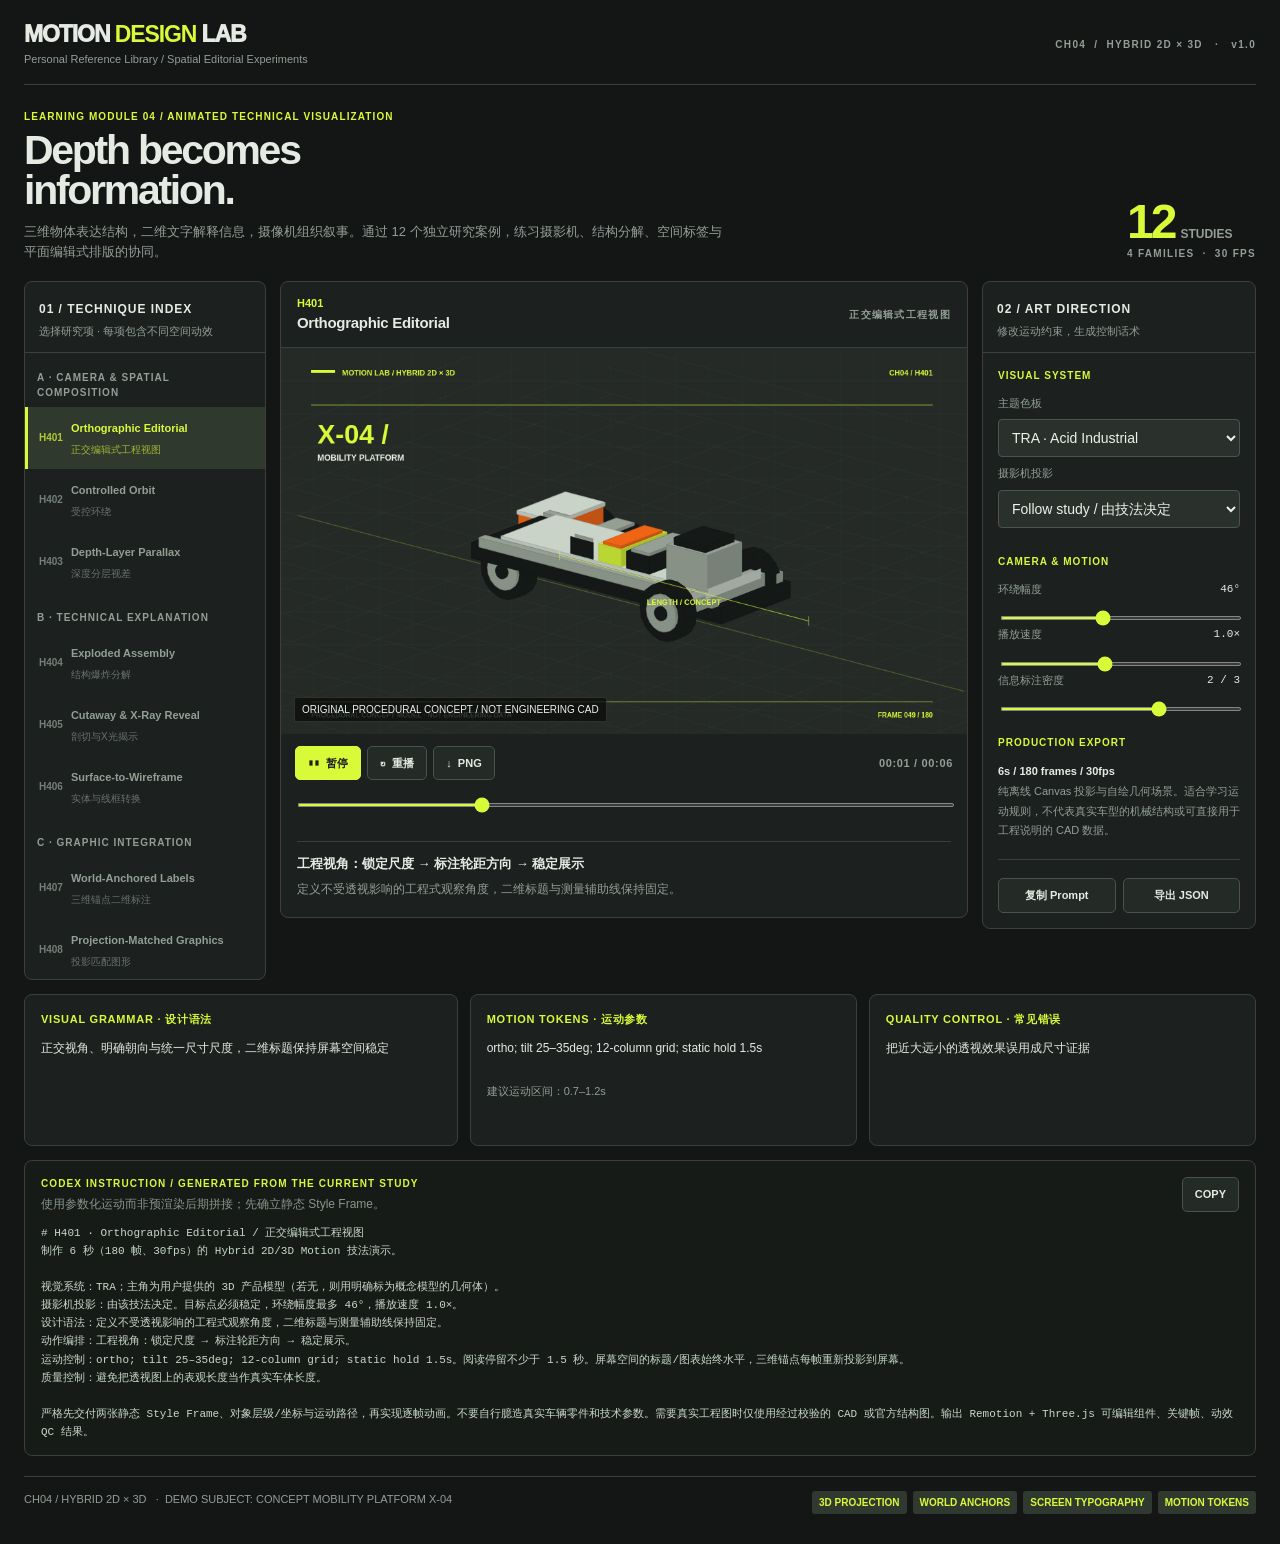
<file: demos/spatial.html>
<!doctype html>
<html lang="zh-CN"><head><meta charset="UTF-8"/><meta name="viewport" content="width=device-width,initial-scale=1"/>
<title>Motion Design Lab · CH04 Hybrid 2D / 3D Motion</title>
<style>
:root{--page:#131615;--panel:#1c201e;--panel2:#252b28;--stroke:#38413c;--text:#e5eae2;--muted:#939e95;--lime:#d9fa39;--orange:#ff6b15;--blue:#0644ff;--radius:8px}*{box-sizing:border-box}body{margin:0;color:var(--text);background:var(--page);font:14px/1.5 Inter,'Helvetica Neue',Arial,'PingFang SC','Microsoft YaHei',sans-serif}button,input,select,textarea{font:inherit}button{cursor:pointer}.eyebrow{font:700 10px/1.4 Inter,Arial,sans-serif;letter-spacing:.11em;color:var(--lime)}.shell{max-width:1660px;margin:auto;padding:22px 24px 30px}header{display:flex;align-items:center;justify-content:space-between;border-bottom:1px solid var(--stroke);padding-bottom:16px;gap:10px}.brand{font:950 23px/1.1 Arial,sans-serif;letter-spacing:-1.1px}.brand b{color:var(--lime)}header .tiny{font-size:11px;color:var(--muted);margin-top:4px}.meta{font-size:10px;letter-spacing:.13em;font-weight:800;color:var(--muted)}.heading{padding:25px 0 20px;display:flex;justify-content:space-between;gap:25px;align-items:end}.heading h1{margin:6px 0;font-size:clamp(28px,3.2vw,54px);line-height:.98;letter-spacing:-.055em;font-weight:900}.heading p{margin:12px 0 0;color:var(--muted);max-width:700px;font-size:13px}.counter{font-size:48px;font-weight:850;color:var(--lime);letter-spacing:-3px;line-height:1}.counter small{font-size:12px;font-weight:700;letter-spacing:0;color:var(--muted);padding-left:6px}.layout{display:grid;grid-template-columns:242px minmax(420px,1fr) 274px;gap:14px;align-items:start}.panel{background:var(--panel);border:1px solid var(--stroke);border-radius:var(--radius);overflow:hidden}.sideHead{padding:16px 14px 12px;border-bottom:1px solid var(--stroke)}.sideHead strong{font-size:12px;letter-spacing:.08em}.sideHead p{margin:4px 0 0;color:var(--muted);font-size:11px}.items{max-height:626px;overflow:auto}.groupTitle{font-size:10px;letter-spacing:.1em;color:var(--muted);font-weight:900;padding:17px 12px 7px}.study{display:flex;width:100%;align-items:center;gap:8px;text-align:left;background:none;color:var(--muted);border:0;padding:10px 11px;border-left:3px solid transparent}.study:hover{background:#29312b;color:var(--text)}.study.active{background:#30392e;color:var(--lime);border-left-color:var(--lime)}.study .n{font:800 10px/1.2 Arial,sans-serif;opacity:.75}.study .st{font-size:11px;font-weight:700;line-height:1.2}.study .zh{font-size:10px;margin-top:3px;color:inherit;opacity:.65}.stagehead{padding:13px 16px;display:flex;justify-content:space-between;gap:12px;align-items:center;border-bottom:1px solid var(--stroke)}.stagehead strong{font-size:15px;letter-spacing:-.02em}.stagehead .code{color:var(--lime);font-size:11px;font-weight:900}.stagewrap{position:relative;background:#252726}.stagewrap canvas{display:block;width:100%;height:auto;aspect-ratio:16/9;background:#242626}.reduced{position:absolute;bottom:12px;left:13px;background:#090c09b9;border:1px solid #ffffff20;padding:4px 7px;color:#eee;font-size:10px;pointer-events:none}.playbar{padding:12px 14px 14px}.playtop{display:flex;justify-content:space-between;align-items:center;gap:10px;margin-bottom:12px}.actions{display:flex;gap:6px}.bt{border:1px solid #48544a;color:#e5eae2;background:#242a26;border-radius:5px;font-weight:750;font-size:11px;padding:8px 12px}.bt:hover{border-color:var(--lime)}.bt.primary{background:var(--lime);color:#1b211b;border-color:var(--lime)}.time{font:800 11px Arial,sans-serif;letter-spacing:.06em;color:var(--muted)}input[type=range]{width:100%;height:4px;accent-color:var(--lime);cursor:pointer}.framenote{margin:14px 16px 18px;padding:12px 0 0;border-top:1px solid var(--stroke)}.framenote h3{margin:0;font-size:13px}.framenote p{color:var(--muted);font-size:12px;margin:5px 0 0;line-height:1.7}.editor{padding:15px}.sect{margin-bottom:18px}.sect:last-child{margin-bottom:0}.sect h3{font-size:10px;letter-spacing:.1em;color:var(--lime);margin:0 0 12px}.optLabel{display:flex;align-items:center;justify-content:space-between;margin:0 0 8px;color:var(--muted);font-size:11px}.optLabel span{color:var(--text);font-family:monospace}.select{width:100%;background:#2a302c;color:#ecf2e9;border:1px solid #4c554d;border-radius:4px;padding:9px;outline:none;margin-bottom:8px}.divider{height:1px;background:var(--stroke);margin:18px 0}.pillnote{font-size:11px;color:var(--muted);line-height:1.8}.pillnote strong{color:var(--text)}.controlrow{display:flex;gap:7px}.controlrow .bt{flex:1}.detail{display:grid;grid-template-columns:1.12fr 1fr 1fr;gap:12px;margin-top:14px}.detail article{padding:16px;min-height:152px}.detail h4{font-size:11px;color:var(--lime);letter-spacing:.07em;margin:0 0 11px}.detail p{font-size:12px;line-height:1.75;margin:0;color:var(--text)}.detail small{font-size:11px;line-height:1.7;color:var(--muted)}.codebox{margin-top:14px;padding:16px;background:#171b18;border:1px solid var(--stroke);border-radius:var(--radius)}.codebox .top{display:flex;justify-content:space-between;gap:10px;align-items:center;margin-bottom:11px}.codebox pre{margin:0;color:#c9d7c7;white-space:pre-wrap;font:11px/1.65 ui-monospace,monospace;max-height:215px;overflow:auto}.foot{margin-top:20px;display:flex;flex-wrap:wrap;justify-content:space-between;color:var(--muted);font-size:11px;gap:10px;border-top:1px solid var(--stroke);padding-top:14px}.sweep{display:flex;gap:6px;flex-wrap:wrap}.tag{background:#303930;color:#d9fa39;border-radius:3px;padding:4px 7px;font-size:10px;font-weight:700}a{color:#d9fa39} @media(max-width:1180px){.layout{grid-template-columns:214px minmax(0,1fr)}.right{grid-column:1/-1}.right .editor{display:grid;grid-template-columns:repeat(3,1fr);gap:14px}.right .divider{display:none}}@media(max-width:820px){.shell{padding:14px}.layout{display:flex;flex-direction:column}.layout>.panel{width:100%}.items{max-height:none;display:grid;grid-template-columns:repeat(2,1fr)}.groupTitle{grid-column:1/-1}.heading{align-items:start}.counter{font-size:30px}.detail{grid-template-columns:1fr}.right .editor{grid-template-columns:1fr}.stagehead{align-items:start}}@media(prefers-reduced-motion:reduce){.brand{animation:none}}
</style></head><body>
<div class="shell">
<header><div><div class="brand">MOTION <b>DESIGN</b> LAB</div><div class="tiny">Personal Reference Library / Spatial Editorial Experiments</div></div><div class="meta">CH04&nbsp; / &nbsp;HYBRID 2D × 3D&nbsp;&nbsp; · &nbsp;&nbsp;v1.0</div></header>
<section class="heading"><div><div class="eyebrow">LEARNING MODULE 04 / ANIMATED TECHNICAL VISUALIZATION</div><h1>Depth becomes<br>information.</h1><p>三维物体表达结构，二维文字解释信息，摄像机组织叙事。通过 12 个独立研究案例，练习摄影机、结构分解、空间标签与平面编辑式排版的协同。</p></div><div><div class="counter">12<small>STUDIES</small></div><div class="meta">4 FAMILIES&nbsp; · &nbsp;30 FPS</div></div></section>
<main class="layout">
  <aside class="panel"><div class="sideHead"><strong>01 / TECHNIQUE INDEX</strong><p>选择研究项 · 每项包含不同空间动效</p></div><div class="items" id="items"></div></aside>
  <section class="panel"><div class="stagehead"><div><div class="code" id="sid">H401</div><strong id="sname">Orthographic Editorial</strong></div><div class="meta" id="szh">正交工程视图</div></div><div class="stagewrap"><canvas id="canvas" width="1000" height="562" aria-label="实时绘制的三维产品与二维信息动效教学舞台"></canvas><div class="reduced">ORIGINAL PROCEDURAL CONCEPT / NOT ENGINEERING CAD</div></div><div class="playbar"><div class="playtop"><div class="actions"><button class="bt primary" id="play">▮▮ &nbsp;暂停</button><button class="bt" id="restart">↻ &nbsp;重播</button><button class="bt" id="shot">↓ &nbsp;PNG</button></div><span class="time" id="time">00:00 / 00:06</span></div><input aria-label="动画时间轴" type="range" id="timeline" min="0" max="600" step="1" value="0"/></div><div class="framenote"><h3 id="shothead">镜头编排</h3><p id="shotdesc"></p></div></section>
  <aside class="panel right"><div class="sideHead"><strong>02 / ART DIRECTION</strong><p>修改运动约束，生成控制话术</p></div><div class="editor">
    <div class="sect"><h3>VISUAL SYSTEM</h3><label class="optLabel">主题色板</label><select class="select" id="theme"><option value="TRA">TRA · Acid Industrial</option><option value="PRA">PRA · Electric Editorial</option><option value="PAPER">PAPER · Technical White</option><option value="MONO">MONO · Black & White</option></select><label class="optLabel">摄影机投影</label><select class="select" id="cam"><option value="auto">Follow study / 由技法决定</option><option value="ortho">Orthographic / 正交</option><option value="persp">Perspective / 透视</option></select></div>
    <div class="sect"><h3>CAMERA & MOTION</h3><label class="optLabel">环绕幅度 <span id="orbitv">46°</span></label><input type="range" id="orbit" min="0" max="110" step="2" value="46"/><label class="optLabel">播放速度 <span id="speedv">1.0×</span></label><input type="range" id="speed" min="0.4" max="1.8" step="0.1" value="1"/><label class="optLabel">信息标注密度 <span id="densityv">2 / 3</span></label><input type="range" id="density" min="0" max="3" step="1" value="2"/></div>
    <div class="sect"><h3>PRODUCTION EXPORT</h3><div class="pillnote"><strong>6s / 180 frames / 30fps</strong><br/>纯离线 Canvas 投影与自绘几何场景。适合学习运动规则，不代表真实车型的机械结构或可直接用于工程说明的 CAD 数据。</div><div class="divider"></div><div class="controlrow"><button class="bt" id="copy">复制 Prompt</button><button class="bt" id="json">导出 JSON</button></div></div>
  </div></aside>
</main>
<div class="detail"><article class="panel"><h4>VISUAL GRAMMAR · 设计语法</h4><p id="rule"></p></article><article class="panel"><h4>MOTION TOKENS · 运动参数</h4><p id="tokens"></p><br/><small id="dur"></small></article><article class="panel"><h4>QUALITY CONTROL · 常见错误</h4><p id="failure"></p></article></div>
<div class="codebox"><div class="top"><div><div class="eyebrow">CODEX INSTRUCTION / GENERATED FROM THE CURRENT STUDY</div><div style="font-size:12px;color:#89948a;margin-top:4px">使用参数化运动而非预渲染后期拼接；先确立静态 Style Frame。</div></div><button class="bt" id="copy2">COPY</button></div><pre id="prompt"></pre></div>
<footer class="foot"><div>CH04 / HYBRID 2D × 3D &nbsp; · &nbsp;DEMO SUBJECT: CONCEPT MOBILITY PLATFORM X-04</div><div class="sweep"><span class="tag">3D PROJECTION</span><span class="tag">WORLD ANCHORS</span><span class="tag">SCREEN TYPOGRAPHY</span><span class="tag">MOTION TOKENS</span></div></footer>
</div>
<script>const CATALOG={"schema_version": "1.1", "library": "Motion Design Lab", "chapter_id": "ch04", "chapter": "CH04", "title": "Hybrid 2D / 3D Motion", "title_zh": "二维与三维融合动效", "status": "chapter_ready_not_merged_into_site", "asset_note": "Original procedural speculative mobility platform, not a faithful model of any production vehicle. Graphical percentages are demonstration-only.", "style_tokens": {"TRA": {"background": "#242626", "primary": "#D9FA39", "accent": "#FF6500", "paper": "#ECF0E9"}, "PRA": {"background": "#073AEF", "primary": "#F8FF00", "accent": "#FFFFFF", "paper": "#111111"}, "grid_columns": 12, "safe_fraction": 0.06, "fps": 30, "camera": {"type": "perspective|orthographic", "target": "object_center", "orbit_max_deg_per_sec": 22, "default_fov_deg": 38}, "annotation": {"anchor": "world_space", "label": "screen_space", "safe_margin_px": 60, "minimum_readable_hold_sec": 1.5}, "no": ["fake engineering dimensions", "model topology distortion", "screen-space labels pasted to arbitrary 3D points", "unmotivated orbit", "persistent screen clutter", "neon HUD decoration"]}, "patterns": [{"id": "H401", "title_en": "Orthographic Editorial", "title_zh": "正交编辑式工程视图", "family": "Camera", "motion_rule": "正交视角、明确朝向与统一尺寸尺度，二维标题保持屏幕空间稳定", "recommended_duration": "0.7–1.2s", "motion_tokens": "ortho; tilt 25–35deg; 12-column grid; static hold 1.5s", "failure_mode": "把近大远小的透视效果误用成尺寸证据"}, {"id": "H402", "title_en": "Controlled Orbit", "title_zh": "受控环绕", "family": "Camera", "motion_rule": "相机绕稳定轴与目标点移动，刻意揭示隐藏结构", "recommended_duration": "1.2–2.4s", "motion_tokens": "orbit 35–65deg; smoothstep; target fixed", "failure_mode": "连续无意义地转圈"}, {"id": "H403", "title_en": "Depth-Layer Parallax", "title_zh": "深度分层视差", "family": "Camera", "motion_rule": "前景/主体/背景建立明确的深度层级与速度差", "recommended_duration": "0.8–1.6s", "motion_tokens": "3 depth planes; slight camera lateral translation", "failure_mode": "背景漂移造成假 3D"}, {"id": "H404", "title_en": "Exploded Assembly", "title_zh": "结构爆炸分解", "family": "Technical", "motion_rule": "可追踪部件沿合理拆装轴分离，零件ID保持稳定", "recommended_duration": "1.2–2.5s", "motion_tokens": "component hierarchy; linear trajectories; parent assembly anchored", "failure_mode": "零件随机飞散、错误装配关系"}, {"id": "H405", "title_en": "Cutaway & X-Ray Reveal", "title_zh": "剖切与X光揭示", "family": "Technical", "motion_rule": "用渐进剖切或半透明外壳揭示内层结构，深度正确", "recommended_duration": "0.8–1.5s", "motion_tokens": "shell fade; internal visibility; depth masking", "failure_mode": "把不应可见的零件与结构画到前表面"}, {"id": "H406", "title_en": "Surface-to-Wireframe", "title_zh": "实体与线框转换", "family": "Technical", "motion_rule": "同一网格在实体渲染与线框模式中插值，轮廓连续", "recommended_duration": "0.6–1.1s", "motion_tokens": "shared mesh vertices; wire opacity; edge stable", "failure_mode": "切换时模型轮廓跳变或错位"}, {"id": "H407", "title_en": "World-Anchored Labels", "title_zh": "三维锚点二维标注", "family": "Graphic", "motion_rule": "标签起点来自3D空间投影，文字位于2D安全区并进行避让", "recommended_duration": "0.5–1.1s", "motion_tokens": "project anchor each frame; leader lines; visibility test", "failure_mode": "线头漂浮、标签遮挡主体"}, {"id": "H408", "title_en": "Projection-Matched Graphics", "title_zh": "投影匹配图形", "family": "Graphic", "motion_rule": "二维符号贴合选定三维面随投影变形，文字仍保持可读", "recommended_duration": "0.6–1.2s", "motion_tokens": "plane corners projected; overlay clipped to polygon", "failure_mode": "把平面图标当成任意角度悬浮的HUD"}, {"id": "H409", "title_en": "3D-to-Infographic Match Cut", "title_zh": "三维向信息图匹配转场", "family": "Graphic", "motion_rule": "保留共享色彩、轴线或几何锚点，把3D产品结构转为2D图表", "recommended_duration": "0.7–1.4s", "motion_tokens": "shared anchor; projected position; chart entrance; demo data clearly labeled", "failure_mode": "3D消失后直接弹出不相关图表"}, {"id": "H410", "title_en": "Material-State Transition", "title_zh": "材质状态转换", "family": "Art direction", "motion_rule": "材料与观察模式改变对应真实叙事意图", "recommended_duration": "0.7–1.3s", "motion_tokens": "material states; restrained highlights; no extreme bloom", "failure_mode": "炫光掩盖产品轮廓"}, {"id": "H411", "title_en": "Spatial Editorial Split", "title_zh": "空间编辑分屏", "family": "Art direction", "motion_rule": "将三维视窗与二维信息版面放在同一精确网格中", "recommended_duration": "0.8–1.5s", "motion_tokens": "60/40 layout; persistent 3D frame; 2D locked", "failure_mode": "文字挤压、主体裁切、信息拥挤"}, {"id": "H412", "title_en": "Technical-to-Cinematic Transition", "title_zh": "技术到电影级产品展示", "family": "Art direction", "motion_rule": "从技术正交图自然切换为透视英雄镜头，保留物体方向", "recommended_duration": "1.2–2.5s", "motion_tokens": "camera projection blend; material progression; minimal text", "failure_mode": "视角与几何突然变化，导致观众失去物体方位"}]};</script>
<script>
(()=>{'use strict';
const $=s=>document.querySelector(s), canvas=$('#canvas'),ctx=canvas.getContext('2d');
const groups=[['Camera','A · CAMERA & SPATIAL COMPOSITION'],['Technical','B · TECHNICAL EXPLANATION'],['Graphic','C · GRAPHIC INTEGRATION'],['Art direction','D · HYBRID ART DIRECTION']];
const cases={
H401:['定义不受透视影响的工程式观察角度，二维标题与测量辅助线保持固定。','固定正交投影；小幅倾角校准；完成后停留 1.5 秒。','避免把透视图上的表观长度当作真实车体长度。','工程视角：锁定尺度 → 标注轮距方向 → 稳定展示'],
H402:['让镜头绕稳定目标点进行有目的的环绕，逐步展示模型侧面与内部构件。','绕行约 46°；镜头目标点不漂移；缓入缓出。','避免无意义连续旋转、镜头穿模与标注抖动。','产品视角：固定观察目标 → 有限环绕 → 停止阅读'],
H403:['为前景图形、机械主体和背景网格设置明确的空间层级。','相机侧移；相互独立的近/中/远景运动视差。','避免所有层同速漂移，制造虚假的空间感。','层次视角：近景越过 → 主体持续居中 → 背景缓慢运动'],
H404:['沿合理装配轴将构件分离，并显示每个部件与主总成的对应关系。','分步位移；父总成稳定；轨迹线保持一致。','演示为概念拆解，真正工程分解必须核对 CAD 装配关系。','装配视角：外层退让 → 核心模块分离 → 部件标签'],
H405:['半透明外壳让出观察空间，逐步揭示被遮挡内部的工作模块。','外壳 opacity 下降；内层对象清晰显示；强调层级。','禁止随意捏造内部机械结构或用发光效果掩盖穿透问题。','剖切视角：表面弱化 → 内部显现 → 区域重点'],
H406:['同一三维网格在实体表面与边线结构之间连续过渡。','保留顶点与轮廓位置；逐步增强边线、减弱面。','不能用另一款结构不同的线框模型伪装转换。','线框视角：实体材质 → 边线混合 → 工程轮廓'],
H407:['标签起点来自世界坐标，每帧投影；屏幕侧标签稳定可读。','world anchor→screen projection；图层分离；避让。','要处理遮挡、超出视窗、标签碰撞和不同场景纵横比。','标注视角：锁定机械锚点 → 引导线增长 → 信息保持'],
H408:['平面色块/标注纹理贴合三维表面四角投影，表达部件归属。','实时投影四角；二维面片进行透视变形或遮罩。','不能把透视贴花误当成屏幕固定 HUD。','投影视角：定位面片 → 对齐角点 → 区域填充'],
H409:['使用共享视觉轴将三维零部件映射为二维图表符号与比较模块。','保持元素颜色身份；三维对象与图形共享几何锚点。','严禁把装饰性面积变化当成未经核实的真实数据。','转译视角：三维对象退让 → 同色模块对齐 → 图表解读'],
H410:['根据说明目的改变观察材质：外观 / 半透明 / 技术线框。','材料状态分级；高光克制；保持照明方向。','不要用大量 bloom、辉光和粒子掩盖构件结构。','材质视角：常规表面 → 聚焦材质 → 技术阅读'],
H411:['精确分配三维内容视窗与二维信息系统的屏幕版式。','左 60% 3D；右 40% 2D；标题与表格固定。','避免 3D 物体被分屏裁切，或说明文字挤压到主体。','分屏视角：场景让位 → 信息展开 → 两侧同步稳定'],
H412:['工程正交观察逐渐转为透视英雄镜头，保证主体空间方向连续。','镜头投影过渡；材质推进；工程标签退场。','避免突然跳角度、变更模型拓扑和过度电影调色。','叙事视角：工程图 → 受控镜头变化 → 产品英雄画面']};
const palettes={TRA:{bg:'#252a26',panel:'#222724',grid:'#465449',primary:'#d9fa39',accent:'#ff6b15',ink:'#e8efe4',muted:'#99a79b',metal:'#d6e0d4',metal2:'#9ea99c',dark:'#151b18'},PRA:{bg:'#073bdf',panel:'#0841f6',grid:'#3973f6',primary:'#f9ff00',accent:'#f7f7f7',ink:'#fcfef4',muted:'#b6c6ef',metal:'#f4f5ec',metal2:'#aab8ee',dark:'#071b6f'},PAPER:{bg:'#e9eee8',panel:'#f6f8f3',grid:'#d0d9cd',primary:'#1c3328',accent:'#f36e1c',ink:'#23342a',muted:'#67786d',metal:'#bec7bd',metal2:'#8c998e',dark:'#2a3831'},MONO:{bg:'#1f2020',panel:'#2b2c2c',grid:'#444747',primary:'#fff',accent:'#b5b9b7',ink:'#eeeeee',muted:'#a9aaaa',metal:'#e7e7e7',metal2:'#9a9a9a',dark:'#111313'}};
let state={study:CATALOG.patterns[0],theme:'TRA',cam:'auto',orbit:46,speed:1,density:2,playing:true,t:0,last:performance.now()};
const W=1000,H=562,TAU=Math.PI*2;
function clamp(v,a=0,b=1){return Math.min(b,Math.max(a,v))}function ease(t){return t*t*(3-2*t)}
const vadd=(a,b)=>a.map((x,i)=>x+b[i]),vsub=(a,b)=>a.map((x,i)=>x-b[i]),dot=(a,b)=>a.reduce((s,x,i)=>s+x*b[i],0),cross=(a,b)=>[a[1]*b[2]-a[2]*b[1],a[2]*b[0]-a[0]*b[2],a[0]*b[1]-a[1]*b[0]],norm=a=>{const l=Math.hypot(...a)||1;return a.map(x=>x/l)};
function hexLerp(a,b,t){const A=[1,3,5].map(x=>parseInt(a.slice(x,x+2),16)),B=[1,3,5].map(x=>parseInt(b.slice(x,x+2),16));return '#'+A.map((v,i)=>Math.round(v+(B[i]-v)*clamp(t)).toString(16).padStart(2,'0')).join('')}
function material(c){const P=palettes[state.theme];return ({metal:P.metal,metal2:P.metal2,dark:P.dark,accent:P.accent,primary:P.primary,ink:P.ink})[c]||c}
let faces=[],edges=[],cam;
function camera(theta=.8,phi=.38,ortho=false,cx=500,cy=298,scale=86){const d=13,tar=[0,.9,0],eye=[d*Math.cos(phi)*Math.cos(theta),d*Math.sin(phi),d*Math.cos(phi)*Math.sin(theta)];const forward=norm(vsub(tar,eye)),right=norm(cross(forward,[0,1,0])),up=cross(right,forward);return {theta,phi,ortho,cx,cy,scale,d,tar,eye,forward,right,up}}
function proj(v){const rel=vsub(v,cam.tar),X=dot(rel,cam.right),Y=dot(rel,cam.up),D=dot(rel,cam.forward),k=cam.projectionMix!==undefined?(1-cam.projectionMix)+cam.projectionMix*cam.d/(cam.d+D):(cam.ortho?1:cam.d/(cam.d+D));return {x:cam.cx+X*cam.scale*k,y:cam.cy-Y*cam.scale*k,depth:cam.d+D,k}}
function addFace(points,color,op=1,wire=false){faces.push({pts:points.map(proj),world:points,color:material(color),alpha:op,wire})}
function addEdge(a,b,color='primary',op=1,w=1){edges.push({a:proj(a),b:proj(b),color:material(color),alpha:op,w})}
function box(id,pos,size,color='metal',opacity=1,wire=false){const [x,y,z]=pos,[w,h,d]=size,xx=w/2,yy=h/2,zz=d/2;const V=[[-xx,-yy,-zz],[xx,-yy,-zz],[xx,yy,-zz],[-xx,yy,-zz],[-xx,-yy,zz],[xx,-yy,zz],[xx,yy,zz],[-xx,yy,zz]].map(p=>vadd(pos,p));let F=[[0,1,2,3],[4,5,6,7],[0,1,5,4],[3,2,6,7],[0,3,7,4],[1,2,6,5]];F.forEach((f,i)=>addFace(f.map(j=>V[j]),color,opacity,wire));if(wire||state.study.id==='H406'){const e=[[0,1],[1,2],[2,3],[3,0],[4,5],[5,6],[6,7],[7,4],[0,4],[1,5],[2,6],[3,7]];e.forEach(p=>addEdge(V[p[0]],V[p[1]],'primary',wire?opacity:.28,wire?1.1:.6));}return V}
function cylinderZ(pos,r,t,color,wire=false){const N=18,[x,y,z]=pos,a=[],b=[];for(let i=0;i<N;i++){const aa=TAU*i/N;a.push([x+r*Math.cos(aa),y+r*Math.sin(aa),z-t/2]);b.push([x+r*Math.cos(aa),y+r*Math.sin(aa),z+t/2]);}for(let i=0;i<N;i++){const j=(i+1)%N;addFace([a[i],a[j],b[j],b[i]],color,1,wire);if(wire){addEdge(a[i],b[i],'primary',.65)}}addFace(a.slice().reverse(),color,1,wire);addFace(b,color,1,wire);}
function wheel(pos,wire){cylinderZ(pos,.48,.28,'dark',wire);let z=pos[2]+(pos[2]>0?.156:-.156);cylinderZ([pos[0],pos[1],z],.315,.045,'metal2',wire);cylinderZ([pos[0],pos[1],z+(pos[2]>0?.035:-.035)],.115,.05,'dark',wire);}
function line(a,b,col,alpha=1,width=1){ctx.globalAlpha=alpha;ctx.strokeStyle=col;ctx.lineWidth=width;ctx.beginPath();ctx.moveTo(a.x,a.y);ctx.lineTo(b.x,b.y);ctx.stroke();ctx.globalAlpha=1}
function txt(s,x,y,size=12,col,weight=700,align='left'){ctx.fillStyle=col||palettes[state.theme].ink;ctx.font=`${weight} ${size}px Inter,Arial,sans-serif`;ctx.textAlign=align;ctx.fillText(s,x,y)}
function worldLine(a,b,col,alpha=.5,width=1){line(proj(a),proj(b),col,alpha,width)}
function grid(){const P=palettes[state.theme];for(let i=-10;i<=10;i++){worldLine([-8,0,i],[8,0,i],P.grid,.31,.7);worldLine([i,0,-8],[i,0,8],P.grid,.31,.7)}worldLine([-7,0,0],[7,0,0],P.primary,.22,1.2)}
function drawFaces({wireOnly=false,wireBlend=0}={}){faces.sort((a,b)=>b.pts.reduce((s,v)=>s+v.depth,0)/b.pts.length-a.pts.reduce((s,v)=>s+v.depth,0)/a.pts.length);const L=norm([-.4,1.5,1]);for(const f of faces){let n=norm(cross(vsub(f.world[1],f.world[0]),vsub(f.world[2],f.world[0])));let brightness=.66+.34*Math.abs(dot(n,L));let blend=hexLerp('#111111',f.color,brightness);ctx.globalAlpha=f.alpha*(wireOnly?0:1-wireBlend);ctx.beginPath();f.pts.forEach((p,i)=>i?ctx.lineTo(p.x,p.y):ctx.moveTo(p.x,p.y));ctx.closePath();ctx.fillStyle=blend;ctx.fill();ctx.strokeStyle=hexLerp(f.color,'#111111',.25);ctx.lineWidth=.65;ctx.stroke()}ctx.globalAlpha=1;for(const e of edges)line(e.a,e.b,e.color,e.alpha,e.w);ctx.globalAlpha=1;}
function scene(t){const id=state.study.id,P=palettes[state.theme],u=ease(clamp((t-0.4)/3.4)),isOrtho=state.cam==='ortho'||(state.cam==='auto'&&['H401','H406','H411'].includes(id));let phi=.39,theta=.77, cx=510,cy=300,scale=90;
if(id==='H401'){phi=.39;theta=.88;cy=295}
if(id==='H402'||id==='H407'){theta=.46+(state.orbit*Math.PI/180)*u;phi=.28+u*.10}
if(id==='H403'){theta=.86+u*.18;cx=485+u*24}
if(id==='H404'){theta=.78;phi=.43}
if(id==='H406'){theta=.95;phi=.38}
if(id==='H408'){theta=.78;phi=.51}
if(id==='H409'){theta=.76;cx=510-200*u;scale=89-25*u}
if(id==='H411'){theta=.85;cx=315;scale=68;cy=300}
if(id==='H412'){theta=.78+u*.46;phi=.51-u*.18;cx=490;scale=93+u*9}
cam=camera(theta,phi,isOrtho,cx,cy,scale);if(id==='H412'&&state.cam==='auto')cam.projectionMix=u;const wire=id==='H406';const wireMix=wire?u:0;faces=[];edges=[];
let back=P.bg;if(id==='H412'){back=hexLerp(P.bg,'#0f1515',u*.72)}ctx.fillStyle=back;ctx.fillRect(0,0,W,H);
ctx.strokeStyle=P.grid;ctx.globalAlpha=.12;for(let i=0;i<W;i+=48){ctx.beginPath();ctx.moveTo(i,0);ctx.lineTo(i,H);ctx.stroke()}for(let i=0;i<H;i+=48){ctx.beginPath();ctx.moveTo(0,i);ctx.lineTo(W,i);ctx.stroke()}ctx.globalAlpha=1;
if(id==='H411'){ctx.fillStyle=P.panel;ctx.fillRect(592,0,408,H);ctx.strokeStyle=P.primary;ctx.globalAlpha=.65;ctx.strokeRect(592,0,408,H);ctx.globalAlpha=1;}
if(id==='H412'&&u>.2){const g=ctx.createRadialGradient(570,280,30,590,300,460);g.addColorStop(0,'#65795a33');g.addColorStop(1,'#10161600');ctx.fillStyle=g;ctx.fillRect(0,0,W,H)}
grid();
const exp=id==='H404'?ease(clamp((t-.7)/2.8)):0;
const xray=id==='H405'?ease(clamp((t-.7)/2.6)):0;
const metalState=id==='H410'?ease(clamp((t-.65)/2.8)):0;
const shellAlpha=id==='H405'?1-.8*xray:1;
// Main platform: a single speculative product; no real-world brand or exact engineering claims.
box('frame',[0,.57,0],[5.25,.27,1.75],'dark',1,wire);
box('railL',[0,.75,.82],[4.9,.16,.16],'metal2',1,wire);box('railR',[0,.75,-.82],[4.9,.16,.16],'metal2',1,wire);
box('underbody',[0,.79,0],[4.3,.16,1.4],'metal',id==='H405'?.3+shellAlpha*.45:1,wire);
for(const xx of [-1.67,1.67]){box('axle'+xx,[xx,.49,0],[.3,.21,2.4],'metal2',1,wire);for(const zz of [-1.07,1.07]){wheel([xx,.51,zz+(zz>0?exp*.45:-exp*.45)],wire)}}
for(let i=0;i<3;i++){let x=-.55+i*.59;let yy=.98+(id==='H404'?exp*(.28+i*.14):0);box('battery-'+i,[x,yy,0],[.48,.29,1.16],i===1?'primary':'dark',1,wire);box('celltop-'+i,[x,yy+.16,0],[.38,.045,1.05],i===1?'accent':'metal2',1,wire)}
box('electronics',[-1.47,1.06+(id==='H404'?exp*.48:0),0],[.78,.46,1.2],'accent',1,wire);
box('lid',[-1.47,1.31+(id==='H404'?exp*.55:0),0],[.83,.06,1.23],'metal',id==='H405'?.22+shellAlpha*.7:1,wire);
box('motor',[1.54,1.04+(id==='H404'?exp*.9:0),0],[.86,.63,.87],id==='H410'&&metalState>.45?'accent':'metal2',1,wire);
box('motor-panel',[1.54,1.42+(id==='H404'?exp*.98:0),0],[.66,.12,.73],id==='H410'&&metalState>.45?'primary':'dark',1,wire);
if(id==='H405'){box('ghost-shell',[0,1.05,0],[5,.72,1.75],'metal',.23*(1-xray)+.07, true)}
if(id==='H412'){box('product-shell',[0,1.22,0],[4.8,.26,1.82],'metal',u*.84, false);box('canopy',[.22,1.71,0],[2.2,.65,1.3],'dark',u*.7,false);box('roof',[.12,2.09,0],[1.8,.08,1.17],'metal2',u*.7,false)}
if(id==='H404'){for(let i=0;i<3;i++){let x=-.55+i*.59;worldLine([x,.96,0],[x,.98+exp*(.28+i*.14),0],P.primary,.4+exp*.5,1)}}
if(id==='H403'){for(let i=0;i<4;i++){worldLine([-3.7+i*2,.18,-2.2],[-3.7+i*2,.18,2.2],P.accent,.23+u*.4,1)}}
drawFaces({wireBlend:wireMix});
if(id==='H408'){const a=[[-.95,1.165,-.42],[.86,1.165,-.42],[.86,1.165,.42],[-.95,1.165,.42]].map(proj);ctx.fillStyle=P.primary;ctx.globalAlpha=u*.14;ctx.beginPath();a.forEach((p,i)=>i?ctx.lineTo(p.x,p.y):ctx.moveTo(p.x,p.y));ctx.closePath();ctx.fill();ctx.globalAlpha=.4+u*.6;ctx.strokeStyle=P.accent;ctx.lineWidth=2;ctx.stroke();for(const p of a){ctx.fillStyle=P.accent;ctx.fillRect(p.x-3,p.y-3,6,6)}ctx.globalAlpha=1;}
if(id==='H401'){let a=proj([-2.62,.18,-1.35]),b=proj([2.62,.18,-1.35]);line({x:a.x,y:a.y+23},{x:b.x,y:b.y+23},P.primary,.75,1);for(let p of [a,b])line({x:p.x,y:p.y+16},{x:p.x,y:p.y+30},P.primary,.75,1);txt('LENGTH / CONCEPT', (a.x+b.x)/2,(a.y+b.y)/2+47,11,P.primary,800,'center')}
if(id==='H407')anchors(P,u);
if(id==='H409')infoMorph(P,u);
if(id==='H411')splitInfo(P,u);
if(id==='H405')txt('GHOSTED SHELL / INNER MODULES',680,190,11,P.primary,900);
if(id==='H406')txt('SURFACE  →  WIREFRAME',700,200,12,P.primary,800);
// Stable editorial overlay
ctx.globalAlpha=1;ctx.fillStyle=P.primary;ctx.fillRect(44,32,35,4);txt('MOTION LAB / HYBRID 2D × 3D',89,40,11,P.primary,850);txt('CH04 / '+id,950,40,11,P.primary,850,'right');
ctx.strokeStyle=P.primary;ctx.globalAlpha=.65;ctx.beginPath();ctx.moveTo(44,83);ctx.lineTo(950,83);ctx.stroke();ctx.globalAlpha=1;
if(id==='H411'){txt('X-04',638,150,56,P.primary,900);txt('TECHNICAL',638,178,14,P.ink,800);txt('OVERVIEW',638,200,14,P.ink,800)}else if(id==='H412'){txt(u<.56?'TECHNICAL VIEW':'PRODUCT STUDY',53,152,27,P.primary,900);txt(u<.56?'STRUCTURE':'MOBILITY X-04',53,184,20,P.ink,750)}else{txt('X-04 /',53,139,39,P.primary,900);txt('MOBILITY PLATFORM',53,164,12,P.ink,750)}
ctx.strokeStyle=P.primary;ctx.globalAlpha=.6;ctx.beginPath();ctx.moveTo(44,515);ctx.lineTo(950,515);ctx.stroke();ctx.globalAlpha=1;txt('PROCEDURAL CONCEPT MODEL · NOT ENGINEERING DATA',44,538,10,P.muted,750);txt('FRAME '+String(Math.round(t*30)).padStart(3,'0')+' / 180',950,538,10,P.primary,800,'right');
if(id==='H402')txt('ORBIT  '+Math.round(state.orbit*u)+'°',830,155,12,P.primary,850);
if(id==='H403')txt('NEAR / SUBJECT / FAR',730,155,12,P.primary,850);
if(id==='H404')txt('COMPONENT SEPARATION',735,155,12,P.primary,850);
if(id==='H410')txt(metalState>.5?'MATERIAL STATE / B':'MATERIAL STATE / A',755,155,12,P.primary,850);
if(id==='H412')txt(u<.5?'ENGINEERING MODE':'CINEMATIC MODE',755,155,12,P.primary,850);
}
function leader(P,pt,bx,by,name,index,progress){const a=proj(pt);if(a.x<0||a.x>W||a.y<0||a.y>H)return;ctx.globalAlpha=progress;ctx.strokeStyle=P.primary;ctx.lineWidth=1.3;ctx.beginPath();ctx.arc(a.x,a.y,5,0,TAU);ctx.stroke();ctx.beginPath();ctx.moveTo(a.x,a.y);const elbow={x:bx-18,y:by+2};ctx.lineTo(elbow.x,a.y);ctx.lineTo(elbow.x,elbow.y);ctx.lineTo(bx,elbow.y);ctx.stroke();ctx.fillStyle=P.primary;ctx.fillRect(bx,by-10,5,5);txt(('0'+index).slice(-2)+' / '+name,bx+11,by-4,12,P.ink,850);ctx.globalAlpha=1}
function anchors(P,u){const pts=[[[1.52,1.25,.3],755,238,'DRIVE MODULE'],[[-.12,1.2,.4],755,325,'ENERGY PACK'],[[-1.5,1.36,.55],755,412,'CONTROL UNIT']];pts.slice(0,state.density).forEach((d,i)=>leader(P,...d,i+1,clamp((u*3-i*.43))))}
function infoMorph(P,u){const x0=704,y0=220;ctx.globalAlpha=u;txt('MODULE → METRIC',x0,y0-20,14,P.primary,900);const vals=[.36,.61,.82];for(let i=0;i<3;i++){const y=y0+i*76;txt('0'+(i+1),x0,y+16,12,P.ink,800);ctx.fillStyle=P.grid;ctx.fillRect(x0+35,y,185,27);ctx.fillStyle=i===1?P.accent:P.primary;ctx.fillRect(x0+35,y,185*vals[i]*u,27);txt(String(vals[i]*100|0).padStart(2,'0'),x0+235,y+19,12,P.ink,800,'right')}txt('SYNTHETIC EXAMPLE VALUES',x0,y0+255,10,P.muted,700);ctx.globalAlpha=1}
function splitInfo(P,u){ctx.globalAlpha=clamp(u*3);ctx.strokeStyle=P.primary;ctx.lineWidth=1;for(let i=0;i<4;i++){const y=244+i*56;line({x:635,y},{x:946,y},P.grid,.8,1);txt(['CHASSIS','ENERGY','MOTOR','CONTROL'][i],638,y+31,12,P.ink,800);txt(['01','02','03','04'][i],925,y+31,12,P.primary,900,'right')}ctx.globalAlpha=1}
function render(){scene(state.t);$('#timeline').value=Math.round(state.t*100);$('#time').textContent=`00:${String(Math.floor(state.t)).padStart(2,'0')} / 00:06`;}
function prompt(){const d=state.study,c=cases[d.id];return `# ${d.id} · ${d.title_en} / ${d.title_zh}\n制作 6 秒（180 帧、30fps）的 Hybrid 2D/3D Motion 技法演示。\n\n视觉系统：${state.theme}；主角为用户提供的 3D 产品模型（若无，则用明确标为概念模型的几何体）。\n摄影机投影：${state.cam==='auto'?'由该技法决定':state.cam==='ortho'?'正交':'透视'}。目标点必须稳定，环绕幅度最多 ${state.orbit}°，播放速度 ${state.speed.toFixed(1)}×。\n设计语法：${c[0]}\n动作编排：${c[3]}。\n运动控制：${d.motion_tokens}。阅读停留不少于 1.5 秒。屏幕空间的标题/图表始终水平，三维锚点每帧重新投影到屏幕。\n质量控制：${c[2]}\n\n严格先交付两张静态 Style Frame、对象层级/坐标与运动路径，再实现逐帧动画。不要自行臆造真实车辆零件和技术参数。需要真实工程图时仅使用经过校验的 CAD 或官方结构图。输出 Remotion + Three.js 可编辑组件、关键帧、动效 QC 结果。`}
function fillControls(){const p=state.study,c=cases[p.id];$('#sid').textContent=p.id;$('#sname').textContent=p.title_en;$('#szh').textContent=p.title_zh;$('#shothead').textContent=c[3];$('#shotdesc').textContent=c[0];$('#rule').textContent=p.motion_rule;$('#tokens').textContent=p.motion_tokens;$('#failure').textContent=p.failure_mode;$('#dur').textContent='建议运动区间：'+p.recommended_duration;$('#prompt').textContent=prompt();for(const b of document.querySelectorAll('.study'))b.classList.toggle('active',b.dataset.id===p.id);}
const nav=$('#items');for(const [family,title] of groups){const h=document.createElement('div');h.className='groupTitle';h.textContent=title;nav.appendChild(h);for(const p of CATALOG.patterns.filter(x=>x.family===family)){const b=document.createElement('button');b.className='study';b.dataset.id=p.id;b.innerHTML=`<span class="n">${p.id}</span><span><span class="st">${p.title_en}</span><br><span class="zh">${p.title_zh}</span></span>`;b.addEventListener('click',()=>{state.study=p;state.t=0;state.playing=true;$('#play').innerHTML='▮▮ &nbsp;暂停';fillControls();render()});nav.appendChild(b)}}
$('#theme').onchange=e=>{state.theme=e.target.value;fillControls();render()};$('#cam').onchange=e=>{state.cam=e.target.value;fillControls();render()};
for(const [key,id,txtId,fmt] of [['orbit','orbit','orbitv',v=>v+'°'],['speed','speed','speedv',v=>(+v).toFixed(1)+'×'],['density','density','densityv',v=>v+' / 3']])$('#'+id).oninput=e=>{state[key]=+e.target.value;$('#'+txtId).textContent=fmt(e.target.value);fillControls();render()};
$('#play').onclick=()=>{state.playing=!state.playing;$('#play').innerHTML=state.playing?'▮▮ &nbsp;暂停':'▶ &nbsp;播放'};
$('#restart').onclick=()=>{state.t=0;state.playing=true;$('#play').innerHTML='▮▮ &nbsp;暂停';render()};
$('#timeline').oninput=e=>{state.t=+e.target.value/100;state.playing=false;$('#play').innerHTML='▶ &nbsp;播放';render()};
$('#shot').onclick=()=>{render();let a=document.createElement('a');a.download=`CH04_${state.study.id}_${state.theme}_frame.png`;a.href=canvas.toDataURL('image/png');a.click()};
async function copy(){try{await navigator.clipboard.writeText(prompt());$('#copy').textContent='已复制'}catch(e){$('#copy').textContent='请手动复制下方文本'}}$('#copy').onclick=copy;$('#copy2').onclick=copy;
$('#json').onclick=()=>{const x={chapter:'ch04',id:state.study.id,study:state.study,visual:state.theme,camera:state.cam,orbit_degrees:state.orbit,speed:state.speed,annotation_density:state.density,fps:30,duration_frames:180,prompt:prompt()};const data=new Blob([JSON.stringify(x,null,2)],{type:'application/json'});const a=document.createElement('a');a.href=URL.createObjectURL(data);a.download=`CH04_${state.study.id}_motion_tokens.json`;a.click();URL.revokeObjectURL(a.href)};
let params=new URLSearchParams(location.search);if(params.has('study')){let p=CATALOG.patterns.find(p=>p.id===params.get('study'));if(p)state.study=p}if(params.has('theme')&&palettes[params.get('theme')]){state.theme=params.get('theme');$('#theme').value=state.theme}if(params.has('t')){state.t=clamp(+params.get('t')/100,0,6);state.playing=false;$('#play').innerHTML='▶ &nbsp;播放'}
fillControls();render();function frame(now){const dt=Math.min(.06,(now-state.last)/1000);state.last=now;if(state.playing){state.t=(state.t+dt*state.speed)%6;render()}requestAnimationFrame(frame)}requestAnimationFrame(frame);
})();</script><script src="embed.js"></script></body></html>
</file>
<file: landing.css>
@font-face {
  font-family: Archivo;
  src: url("assets/fonts/archivo.woff2") format("woff2");
  font-weight: 400 900;
  font-stretch: 100% 125%;
  font-display: swap;
}
@font-face {
  font-family: Geist;
  src: url("assets/fonts/geist.woff2") format("woff2");
  font-weight: 400 700;
  font-display: swap;
}
:root {
  color-scheme: dark;
  --bg: #1b1e1d;
  --surface: #232726;
  --ink: #eaf0e6;
  --signal: #d9fb38;
  --on-signal: #1b1e1d;
  --accent: #ff6500;
  --muted: color-mix(in srgb, var(--ink) 73%, var(--bg));
  --line: color-mix(in srgb, var(--ink) 19%, var(--bg));
  --hover: color-mix(in srgb, var(--ink) 10%, var(--surface));
  --radius: 8px;
  --gutter: clamp(18px, 5vw, 64px);
  --display: Archivo, "PingFang SC", "Noto Sans CJK SC", "Microsoft YaHei", sans-serif;
  --mono: ui-monospace, "SFMono-Regular", Consolas, monospace;
}
* { box-sizing: border-box }
[hidden] { display: none !important }
html { scroll-behavior: smooth; scroll-padding-top: 94px }
body {
  margin: 0;
  background: var(--bg);
  color: var(--ink);
  font: 400 15px/1.55 Geist, "PingFang SC", "Noto Sans CJK SC", "Microsoft YaHei", sans-serif;
  -webkit-font-smoothing: antialiased;
}
button, input { font: inherit; color: inherit }
button { cursor: pointer }
button:disabled { cursor: default; opacity: .58 }
a { color: inherit; text-decoration: none }
a, button { -webkit-tap-highlight-color: transparent }
:focus-visible { outline: 2px solid var(--signal); outline-offset: 3px }
::selection { background: var(--signal); color: var(--on-signal) }
.shell { width: min(100%, 1560px); margin-inline: auto; padding-inline: var(--gutter) }
.mono, .eyebrow { font: 600 11px/1.5 var(--mono); letter-spacing: .075em }

.site-header {
  position: sticky;
  z-index: 5;
  top: 0;
  background: color-mix(in srgb, var(--bg) 94%, transparent);
  backdrop-filter: blur(16px);
  border-bottom: 1px solid var(--line);
}
.nav-row { display: flex; align-items: center; justify-content: space-between; gap: 24px; min-height: 72px }
.wordmark { font: 850 23px/1 var(--display); letter-spacing: -.065em; white-space: nowrap }
.wordmark span { color: var(--signal); margin-left: .09em }
nav { display: flex; align-items: center; gap: clamp(5px, 1vw, 17px) }
nav a {
  color: var(--muted);
  font-size: 13px;
  font-weight: 550;
  padding: 7px 9px;
  border-radius: 4px;
  white-space: nowrap;
}
nav a:hover, nav a[aria-current] { background: var(--hover); color: var(--ink) }
.button {
  min-height: 43px;
  display: inline-flex;
  align-items: center;
  justify-content: center;
  gap: 13px;
  border: 1px solid transparent;
  border-radius: 5px;
  padding: 9px 15px;
  font-size: 13px;
  font-weight: 650;
  line-height: 1.35;
}
.solid { background: var(--signal); color: var(--on-signal) }
.solid:hover { background: color-mix(in srgb, var(--signal) 86%, white) }
.quiet { background: transparent; border-color: var(--line) }
.quiet:hover:not(:disabled) { background: var(--hover); border-color: var(--muted) }
.text-link {
  display: inline-block;
  border: 0;
  background: transparent;
  padding: 0;
  color: var(--ink);
  font-size: 13px;
  font-weight: 650;
  text-decoration: underline;
  text-decoration-color: var(--line);
  text-underline-offset: 5px;
}
.text-link:hover { text-decoration-color: var(--signal) }
.actions { display: flex; gap: 10px; align-items: center; flex-wrap: wrap }

.hero {
  min-height: min(660px, 82svh);
  display: grid;
  grid-template-columns: minmax(0, .95fr) minmax(0, 1.05fr);
  align-items: center;
  gap: clamp(25px, 4vw, 65px);
  padding-block: clamp(54px, 7.5vw, 118px);
}
.eyebrow { color: var(--muted); margin: 0 0 12px }
.hero .eyebrow { display: flex; align-items: center; gap: 9px }
.hero .eyebrow i { width: 7px; height: 7px; border-radius: 50%; background: var(--accent) }
.hero h1, .section h2, dialog h2 {
  font-family: var(--display);
  font-weight: 850;
  letter-spacing: -.042em;
  margin: 0;
}
.hero h1 {
  font-stretch: 106%;
  font-size: clamp(53px, 6.65vw, 109px);
  letter-spacing: -.063em;
  line-height: .91;
}
.hero-title-line { white-space: nowrap }
.hero-period { color: var(--signal) }
.intro-copy { color: var(--muted); font-size: clamp(15px, 1.3vw, 18px); max-width: 27em; margin: 25px 0 24px }
.hero-film { overflow: hidden; min-width: 0; margin: 0; border: 1px solid var(--line); border-radius: var(--radius); background: var(--surface) }
.film-image { background: #242824; aspect-ratio: 16 / 9 }
.film-image img { display: block; width: 100%; height: 100%; object-fit: contain }
.hero-film figcaption {
  display: flex;
  align-items: center;
  justify-content: space-between;
  flex-wrap: wrap;
  gap: 6px 14px;
  padding: 10px 13px;
  border-top: 1px solid var(--line);
  font-size: 12px;
}
.hero-film figcaption a:hover { text-decoration: underline; text-underline-offset: 3px }
.hero-film figcaption .mono { margin-right: 6px; color: var(--muted) }

.section { padding-block: clamp(54px, 7vw, 112px) }
.band { background: color-mix(in srgb, var(--surface) 43%, var(--bg)); border-block: 1px solid var(--line) }
.section-heading { display: grid; grid-template-columns: 1fr minmax(255px, .5fr); align-items: end; gap: 20px; margin-bottom: clamp(24px, 4vw, 43px) }
.section h2 { font-size: clamp(31px, 5vw, 66px); line-height: 1.06 }
.section-heading > p { margin: 0; color: var(--muted); max-width: 40ch; line-height: 1.75 }

.workbench, .palette-detail { background: var(--surface); border: 1px solid var(--line); border-radius: var(--radius) }
.workbench { overflow: hidden }
.workbench-top { display: flex; justify-content: space-between; align-items: center; gap: 14px; flex-wrap: wrap; padding: 13px 16px; border-bottom: 1px solid var(--line) }
.segments { display: flex; flex-wrap: wrap; gap: 5px; align-items: center }
.segments button {
  min-height: 36px;
  padding: 6px 12px;
  border: 1px solid transparent;
  border-radius: 4px;
  background: transparent;
  color: var(--muted);
  font-size: 13px;
  font-weight: 600;
}
.segments button:hover { background: var(--hover); color: var(--ink) }
.segments button[aria-pressed="true"] { background: var(--signal); color: var(--on-signal) }
#lab-frame { display: block; width: 100%; height: 860px; border: 0; background: #242626 }

.chapter-grid, .study-grid { display: grid; grid-template-columns: repeat(4, minmax(0, 1fr)); gap: 13px }
.chapter-card, .study, .palette-card {
  border: 1px solid var(--line);
  border-radius: var(--radius);
  background: var(--surface);
  color: var(--ink);
  overflow: hidden;
  text-align: left;
}
.chapter-card:hover, .study:hover, .palette-card:hover { border-color: var(--muted); background: var(--hover) }
.chapter-media { aspect-ratio: 16 / 9; overflow: hidden; background: #242626 }
.chapter-media img { display: block; width: 100%; height: 100%; object-fit: cover }
.chapter-card:first-child img { object-position: right }
.chapter-copy { position: relative; padding: 16px 34px 15px 15px }
.chapter-copy .mono { color: var(--muted) }
.chapter-copy h3 { margin: 6px 0 2px; font-size: 16px; line-height: 1.35 }
.chapter-copy p { color: var(--muted); margin: 0; font-size: 12px }
.chapter-arrow { position: absolute; right: 14px; top: 15px; color: var(--muted) }

.index-bar { display: flex; justify-content: space-between; flex-wrap: wrap; align-items: center; gap: 12px }
.search { display: flex; align-items: center; gap: 9px; background: var(--surface); border: 1px solid var(--line); border-radius: 5px; padding-inline: 12px; min-height: 40px; min-width: min(100%, 285px); color: var(--muted) }
.search:focus-within { border-color: var(--signal) }
.search input { width: 100%; padding-block: 7px; background: transparent; outline: 0; border: 0; color: var(--ink) }
.search input::placeholder { color: var(--muted) }
.count { margin: 14px 0; color: var(--muted) }
.study { min-height: 139px; display: flex; flex-direction: column; gap: 4px; padding: 15px }
.study-id { color: var(--muted) }
.study strong { font-size: 15px; line-height: 1.35 }
.study-en { color: var(--muted); font-size: 12px }
.study-foot { display: flex; width: 100%; justify-content: space-between; gap: 8px; margin-top: auto; padding-top: 10px; border-top: 1px solid var(--line); font: 11px/1.3 var(--mono); color: var(--muted) }
.empty { grid-column: 1 / -1; color: var(--muted) }
.more-studies { margin-top: 18px }

.atlas-layout { display: grid; grid-template-columns: 2fr minmax(265px, 1fr); align-items: start; gap: 17px }
.palette-grid { display: grid; grid-template-columns: repeat(3, minmax(0, 1fr)); gap: 11px }
.palette-card { padding: 0; min-height: 92px }
.palette-card[aria-pressed="true"] { outline: 2px solid var(--signal); outline-offset: -2px }
.palette-card:focus-visible { outline: 2px solid var(--signal); outline-offset: 2px }
.palette-colors { display: flex; height: 43px }
.palette-colors i { flex: 1 }
.palette-colors i:first-child { flex: 2 }
.palette-caption { display: flex; justify-content: space-between; flex-wrap: wrap; align-items: center; gap: 2px 7px; padding: 10px 12px }
.palette-caption .mono { color: var(--muted); font-size: 10px }
.palette-caption strong { font-size: 13px }
.palette-detail { padding: 20px }
.palette-detail h3 { margin: 0 0 15px; font-size: 25px; font-family: var(--display) }
.palette-detail p { color: var(--muted) }
.palette-detail .eyebrow { margin-bottom: 6px }
.palette-roles div { display: flex; align-items: center; gap: 10px; padding: 5px 0; border-top: 1px solid var(--line); font-size: 13px }
.palette-roles i { width: 14px; height: 14px; border-radius: 2px; border: 1px solid var(--line) }
.palette-roles code { margin-left: auto; color: var(--muted) }
.atlas-link { margin-top: 23px }

.resource-grid { display: grid; grid-template-columns: 1fr 1fr; gap: 0 25px }
.resource-grid a { display: grid; grid-template-columns: 65px 1fr auto; align-items: center; gap: 9px; padding: 14px 7px; border-top: 1px solid var(--line) }
.resource-grid a:hover { background: var(--hover) }
.resource-grid .mono { color: var(--muted) }
.footer { display: flex; align-items: center; justify-content: space-between; flex-wrap: wrap; gap: 16px; padding-block: 27px; color: var(--muted); font-size: 12px }
.footer .wordmark { color: var(--ink); font-size: 17px }

dialog {
  width: min(660px, calc(100% - 30px));
  max-height: 92dvh;
  padding: clamp(17px, 4vw, 32px);
  color: var(--ink);
  background: var(--surface);
  border: 1px solid var(--line);
  border-radius: var(--radius);
}
dialog::backdrop { background: #0b0d0bd6 }
.dialog-top { display: flex; justify-content: space-between; align-items: center; gap: 10px; margin-bottom: 16px }
.dialog-top .eyebrow { margin: 0 }
dialog h2 { font-size: clamp(26px, 4vw, 42px); line-height: 1.1 }
.detail-en { margin: 6px 0 17px; color: var(--muted) }
dialog dl { display: grid; grid-template-columns: max-content 1fr; gap: 8px 16px; padding-block: 14px; border-block: 1px solid var(--line); font-size: 14px }
dialog dt { color: var(--muted) }
dialog dd { margin: 0 }
dialog textarea { width: 100%; min-height: 130px }
.related { display: flex; flex-wrap: wrap; gap: 7px 16px; margin-top: 16px }

@media (max-width: 1100px) {
  .hero h1 { font-size: clamp(43px, 6.6vw, 72px) }
  .chapter-grid, .study-grid { grid-template-columns: repeat(2, minmax(0, 1fr)) }
}
@media (max-width: 800px) {
  html { scroll-padding-top: 115px }
  .nav-row { min-height: 57px; flex-wrap: wrap; gap: 8px; padding-block: 10px }
  nav { width: 100%; order: 2; justify-content: space-between; gap: 2px; overflow: auto }
  nav a { padding: 6px 4px; font-size: 12px }
  .header-action { min-height: 34px; padding: 5px 8px }
  .hero { min-height: 0; grid-template-columns: 1fr; gap: 25px }
  .hero h1 { font-size: clamp(43px, 11vw, 88px) }
  .section-heading, .atlas-layout { grid-template-columns: 1fr; gap: 12px }
}
@media (max-width: 495px) {
  .hero h1 { font-size: clamp(32px, 10.8vw, 55px) }
  .study, .chapter-copy { padding-left: 10px; padding-right: 10px }
  .chapter-arrow { display: none }
  .palette-grid { grid-template-columns: repeat(2, minmax(0, 1fr)) }
  .resource-grid { grid-template-columns: 1fr }
  .segments button { padding-inline: 8px }
}
@media (prefers-reduced-motion: reduce) {
  html { scroll-behavior: auto }
}
#playground { padding-top: clamp(43px, 5vw, 76px) }

.preview-case {
  display: inline-flex;
  align-items: center;
  gap: 6px;
  min-height: 44px;
  border-radius: 4px;
  padding: 0 4px;
}
.hero-film figcaption .mono { margin-right: 0 }
.hero-film figcaption { padding: 4px 9px; gap: 0 8px }
.preview-controls { display: flex; align-items: center; gap: 3px; margin-left: auto }
#preview-position { color: var(--muted); padding-right: 4px; white-space: nowrap }
.preview-button {
  display: grid;
  place-items: center;
  width: 37px;
  min-height: 44px;
  background: transparent;
  border: 1px solid transparent;
  border-radius: 4px;
  color: var(--ink);
  font-size: 18px;
  line-height: 1;
}
.preview-button:hover, .preview-button:active { border-color: var(--line); background: var(--hover) }

@media (max-width: 800px) {
  html { scroll-padding-top: 108px }
  .nav-row { min-height: 0; gap: 3px; padding-block: 5px 1px }
  nav a { display: inline-flex; align-items: center; min-height: 44px }
  .header-action { min-height: 44px }
  .hero { padding-block: 30px 39px; gap: 19px }
  .hero .intro-copy { margin-block: 13px 17px }
  .hero .actions .button { min-height: 44px }
  .workbench-top { padding: 9px }
  #lab-switcher { display: grid; grid-template-columns: repeat(4, minmax(0, 1fr)); width: 100%; gap: 4px }
  #lab-switcher button { min-height: 44px; padding-inline: 3px }
  #lab-direct { display: inline-flex; align-items: center; min-height: 44px; padding-inline: 6px; margin-left: auto }
  .workbench-top { gap: 0 }
  .hero-film figcaption { display: grid; grid-template-columns: minmax(0, 1fr) auto }
  .preview-case { white-space: nowrap; min-width: 0 }
  #preview-title { overflow: hidden; text-overflow: ellipsis }
  .preview-button { width: 44px }
  .search { width: 100%; min-height: 44px }
  .search input { font-size: 16px }
  #filters button { min-height: 44px }
}

@media (max-width: 430px) {
  #preview-position { display: none }
}

@media (max-width: 360px) {
  .nav-row nav a { font-size: 11px }
  #preview-code { display: none }
  .hero .actions { gap: 7px }
  .hero .actions .button { padding-inline: 8px; gap: 6px }
  .hero-film figcaption { gap: 0 3px }
}

@media (pointer: coarse) {
  .preview-button { width: 44px }
}
</file>
